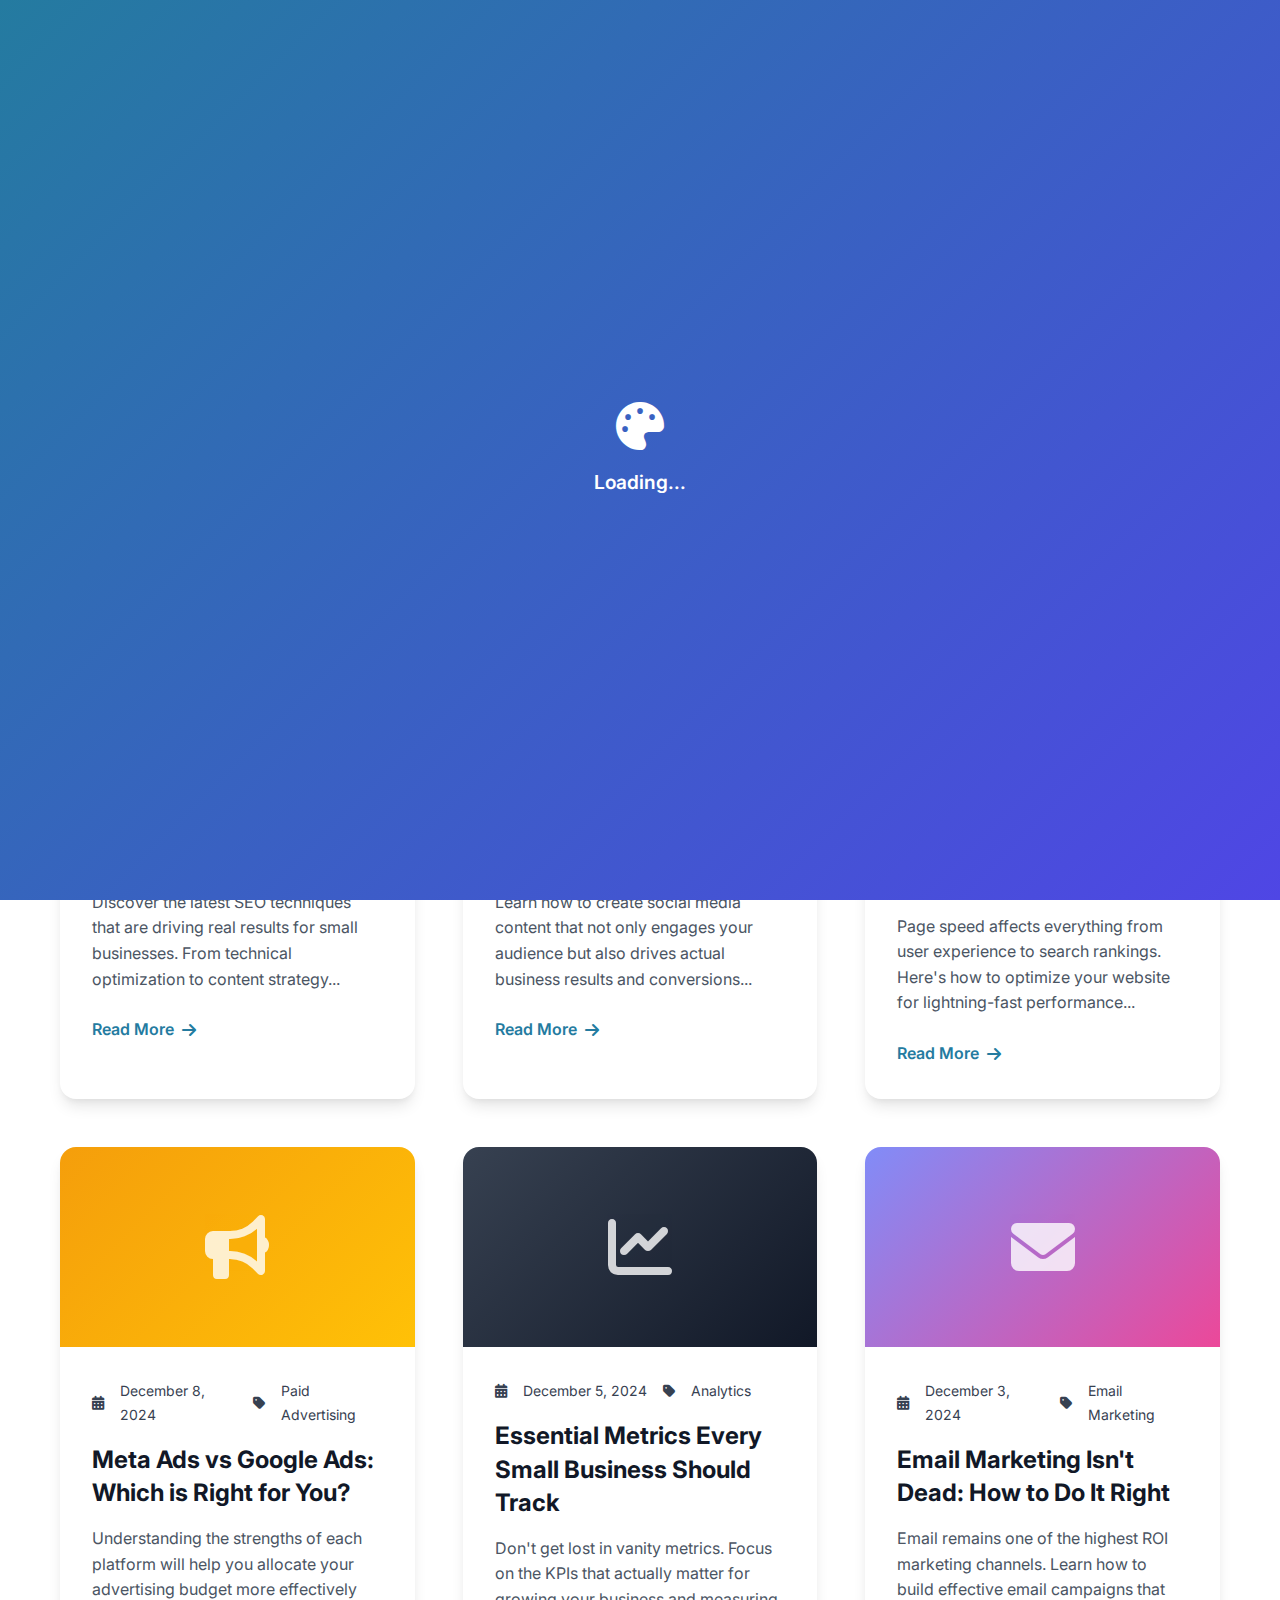
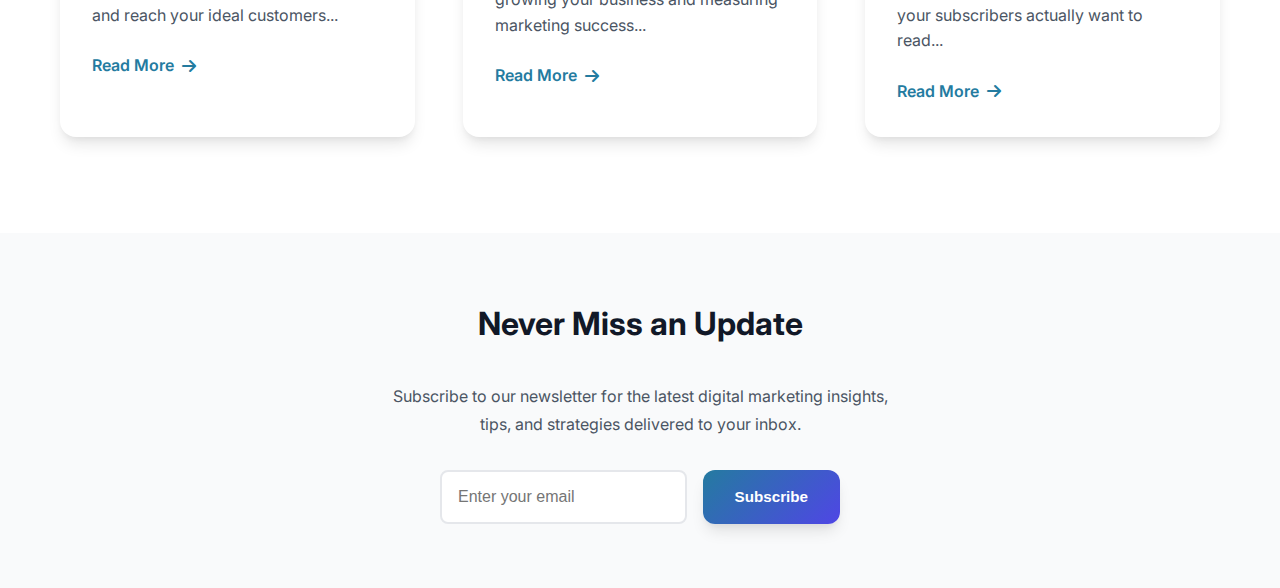
<file: blog.html>
<!DOCTYPE html>
<html lang="en">
  <head>
    <meta charset="UTF-8" />
    <meta name="viewport" content="width=device-width, initial-scale=1.0" />
    
    <title>Blog - Canvas & Code Digital Marketing Insights</title>
    <meta
      name="description"
      content="Stay updated with the latest digital marketing trends, tips, and insights from Canvas & Code. Expert advice on SEO, social media, and web development."
    />
    
    <link rel="canonical" href="https://canvasandcode.com/blog.html" />
    
    <link rel="preconnect" href="https://fonts.googleapis.com" />
    <link rel="preconnect" href="https://fonts.gstatic.com" crossorigin />
    <link
      href="https://fonts.googleapis.com/css2?family=Inter:wght@300;400;500;600;700;800&family=Playfair+Display:wght@400;500;600;700&display=swap"
      rel="stylesheet"
    />
    <link
      rel="stylesheet"
      href="https://cdnjs.cloudflare.com/ajax/libs/font-awesome/6.4.0/css/all.min.css"
    />
    <link rel="stylesheet" href="styles.css" />
  </head>
  <body>
    <div id="header-placeholder"></div>

    <main>
      <section style="padding: 8rem 0 4rem; background: linear-gradient(135deg, var(--primary-color), var(--accent-color)); color: white;">
        <div class="container">
          <div style="text-align: center; max-width: 800px; margin: 0 auto;">
            <span class="section-tag" style="background: rgba(255,255,255,0.2); color: white;">Resources</span>
            <h1 style="font-size: clamp(2.5rem, 5vw, 4rem); margin: 1rem 0; font-family: var(--font-display);">Digital Marketing Blog</h1>
            <p style="font-size: 1.25rem; opacity: 0.9; line-height: 1.6;">Stay ahead with the latest insights, tips, and strategies from our digital marketing experts</p>
          </div>
        </div>
      </section>

      <section style="padding: 6rem 0;">
        <div class="container">
          <div style="display: grid; grid-template-columns: repeat(auto-fit, minmax(350px, 1fr)); gap: 3rem;">
            
            <!-- Blog Post 1 -->
            <article style="background: white; border-radius: 16px; box-shadow: var(--shadow-lg); overflow: hidden; transition: transform 0.3s ease;">
              <div style="background: linear-gradient(135deg, var(--primary-color), var(--accent-color)); height: 200px; display: flex; align-items: center; justify-content: center;">
                <i class="fas fa-search" style="font-size: 4rem; color: white; opacity: 0.8;"></i>
              </div>
              <div style="padding: 2rem;">
                <div style="display: flex; align-items: center; gap: 1rem; margin-bottom: 1rem; color: var(--gray-500); font-size: 0.875rem;">
                  <i class="fas fa-calendar-alt"></i>
                  <span>December 15, 2024</span>
                  <i class="fas fa-tag"></i>
                  <span>SEO</span>
                </div>
                <h2 style="font-size: 1.5rem; margin-bottom: 1rem; color: var(--gray-900); line-height: 1.4;">10 SEO Strategies That Actually Work in 2024</h2>
                <p style="color: var(--gray-600); line-height: 1.6; margin-bottom: 1.5rem;">Discover the latest SEO techniques that are driving real results for small businesses. From technical optimization to content strategy...</p>
                <a href="#" style="color: var(--primary-color); font-weight: 600; text-decoration: none; display: inline-flex; align-items: center; gap: 0.5rem;">
                  Read More <i class="fas fa-arrow-right"></i>
                </a>
              </div>
            </article>

            <!-- Blog Post 2 -->
            <article style="background: white; border-radius: 16px; box-shadow: var(--shadow-lg); overflow: hidden; transition: transform 0.3s ease;">
              <div style="background: linear-gradient(135deg, var(--secondary-color), var(--warning)); height: 200px; display: flex; align-items: center; justify-content: center;">
                <i class="fab fa-instagram" style="font-size: 4rem; color: white; opacity: 0.8;"></i>
              </div>
              <div style="padding: 2rem;">
                <div style="display: flex; align-items: center; gap: 1rem; margin-bottom: 1rem; color: var(--gray-500); font-size: 0.875rem;">
                  <i class="fas fa-calendar-alt"></i>
                  <span>December 12, 2024</span>
                  <i class="fas fa-tag"></i>
                  <span>Social Media</span>
                </div>
                <h2 style="font-size: 1.5rem; margin-bottom: 1rem; color: var(--gray-900); line-height: 1.4;">Social Media Content That Converts</h2>
                <p style="color: var(--gray-600); line-height: 1.6; margin-bottom: 1.5rem;">Learn how to create social media content that not only engages your audience but also drives actual business results and conversions...</p>
                <a href="#" style="color: var(--primary-color); font-weight: 600; text-decoration: none; display: inline-flex; align-items: center; gap: 0.5rem;">
                  Read More <i class="fas fa-arrow-right"></i>
                </a>
              </div>
            </article>

            <!-- Blog Post 3 -->
            <article style="background: white; border-radius: 16px; box-shadow: var(--shadow-lg); overflow: hidden; transition: transform 0.3s ease;">
              <div style="background: linear-gradient(135deg, var(--accent-color), var(--primary-color)); height: 200px; display: flex; align-items: center; justify-content: center;">
                <i class="fas fa-laptop-code" style="font-size: 4rem; color: white; opacity: 0.8;"></i>
              </div>
              <div style="padding: 2rem;">
                <div style="display: flex; align-items: center; gap: 1rem; margin-bottom: 1rem; color: var(--gray-500); font-size: 0.875rem;">
                  <i class="fas fa-calendar-alt"></i>
                  <span>December 10, 2024</span>
                  <i class="fas fa-tag"></i>
                  <span>Web Development</span>
                </div>
                <h2 style="font-size: 1.5rem; margin-bottom: 1rem; color: var(--gray-900); line-height: 1.4;">Website Speed: Why It Matters More Than Ever</h2>
                <p style="color: var(--gray-600); line-height: 1.6; margin-bottom: 1.5rem;">Page speed affects everything from user experience to search rankings. Here's how to optimize your website for lightning-fast performance...</p>
                <a href="#" style="color: var(--primary-color); font-weight: 600; text-decoration: none; display: inline-flex; align-items: center; gap: 0.5rem;">
                  Read More <i class="fas fa-arrow-right"></i>
                </a>
              </div>
            </article>

            <!-- Blog Post 4 -->
            <article style="background: white; border-radius: 16px; box-shadow: var(--shadow-lg); overflow: hidden; transition: transform 0.3s ease;">
              <div style="background: linear-gradient(135deg, var(--warning), var(--secondary-color)); height: 200px; display: flex; align-items: center; justify-content: center;">
                <i class="fas fa-bullhorn" style="font-size: 4rem; color: white; opacity: 0.8;"></i>
              </div>
              <div style="padding: 2rem;">
                <div style="display: flex; align-items: center; gap: 1rem; margin-bottom: 1rem; color: var(--gray-500); font-size: 0.875rem;">
                  <i class="fas fa-calendar-alt"></i>
                  <span>December 8, 2024</span>
                  <i class="fas fa-tag"></i>
                  <span>Paid Advertising</span>
                </div>
                <h2 style="font-size: 1.5rem; margin-bottom: 1rem; color: var(--gray-900); line-height: 1.4;">Meta Ads vs Google Ads: Which is Right for You?</h2>
                <p style="color: var(--gray-600); line-height: 1.6; margin-bottom: 1.5rem;">Understanding the strengths of each platform will help you allocate your advertising budget more effectively and reach your ideal customers...</p>
                <a href="#" style="color: var(--primary-color); font-weight: 600; text-decoration: none; display: inline-flex; align-items: center; gap: 0.5rem;">
                  Read More <i class="fas fa-arrow-right"></i>
                </a>
              </div>
            </article>

            <!-- Blog Post 5 -->
            <article style="background: white; border-radius: 16px; box-shadow: var(--shadow-lg); overflow: hidden; transition: transform 0.3s ease;">
              <div style="background: linear-gradient(135deg, var(--gray-700), var(--gray-900)); height: 200px; display: flex; align-items: center; justify-content: center;">
                <i class="fas fa-chart-line" style="font-size: 4rem; color: white; opacity: 0.8;"></i>
              </div>
              <div style="padding: 2rem;">
                <div style="display: flex; align-items: center; gap: 1rem; margin-bottom: 1rem; color: var(--gray-500); font-size: 0.875rem;">
                  <i class="fas fa-calendar-alt"></i>
                  <span>December 5, 2024</span>
                  <i class="fas fa-tag"></i>
                  <span>Analytics</span>
                </div>
                <h2 style="font-size: 1.5rem; margin-bottom: 1rem; color: var(--gray-900); line-height: 1.4;">Essential Metrics Every Small Business Should Track</h2>
                <p style="color: var(--gray-600); line-height: 1.6; margin-bottom: 1.5rem;">Don't get lost in vanity metrics. Focus on the KPIs that actually matter for growing your business and measuring marketing success...</p>
                <a href="#" style="color: var(--primary-color); font-weight: 600; text-decoration: none; display: inline-flex; align-items: center; gap: 0.5rem;">
                  Read More <i class="fas fa-arrow-right"></i>
                </a>
              </div>
            </article>

            <!-- Blog Post 6 -->
            <article style="background: white; border-radius: 16px; box-shadow: var(--shadow-lg); overflow: hidden; transition: transform 0.3s ease;">
              <div style="background: linear-gradient(135deg, var(--primary-light), var(--accent-color)); height: 200px; display: flex; align-items: center; justify-content: center;">
                <i class="fas fa-envelope" style="font-size: 4rem; color: white; opacity: 0.8;"></i>
              </div>
              <div style="padding: 2rem;">
                <div style="display: flex; align-items: center; gap: 1rem; margin-bottom: 1rem; color: var(--gray-500); font-size: 0.875rem;">
                  <i class="fas fa-calendar-alt"></i>
                  <span>December 3, 2024</span>
                  <i class="fas fa-tag"></i>
                  <span>Email Marketing</span>
                </div>
                <h2 style="font-size: 1.5rem; margin-bottom: 1rem; color: var(--gray-900); line-height: 1.4;">Email Marketing Isn't Dead: How to Do It Right</h2>
                <p style="color: var(--gray-600); line-height: 1.6; margin-bottom: 1.5rem;">Email remains one of the highest ROI marketing channels. Learn how to build effective email campaigns that your subscribers actually want to read...</p>
                <a href="#" style="color: var(--primary-color); font-weight: 600; text-decoration: none; display: inline-flex; align-items: center; gap: 0.5rem;">
                  Read More <i class="fas fa-arrow-right"></i>
                </a>
              </div>
            </article>

          </div>
        </div>
      </section>

      <section style="padding: 4rem 0; background: var(--light-color);">
        <div class="container">
          <div style="text-align: center;">
            <h2 style="font-size: 2rem; margin-bottom: 2rem; color: var(--gray-900);">Never Miss an Update</h2>
            <p style="color: var(--gray-600); margin-bottom: 2rem; max-width: 500px; margin-left: auto; margin-right: auto;">
              Subscribe to our newsletter for the latest digital marketing insights, tips, and strategies delivered to your inbox.
            </p>
            <div style="max-width: 400px; margin: 0 auto; display: flex; gap: 1rem;">
              <input type="email" placeholder="Enter your email" style="flex: 1; padding: 1rem; border: 2px solid var(--gray-200); border-radius: 8px; font-size: 1rem;" />
              <button class="btn btn-primary" style="padding: 1rem 2rem;">Subscribe</button>
            </div>
          </div>
        </div>
      </section>
    </main>

    <div class="back-to-top" id="back-to-top" aria-label="Back to top">
      <i class="fas fa-chevron-up" aria-hidden="true"></i>
    </div>

    <script src="script.js"></script>
  </body>
</html>
</file>
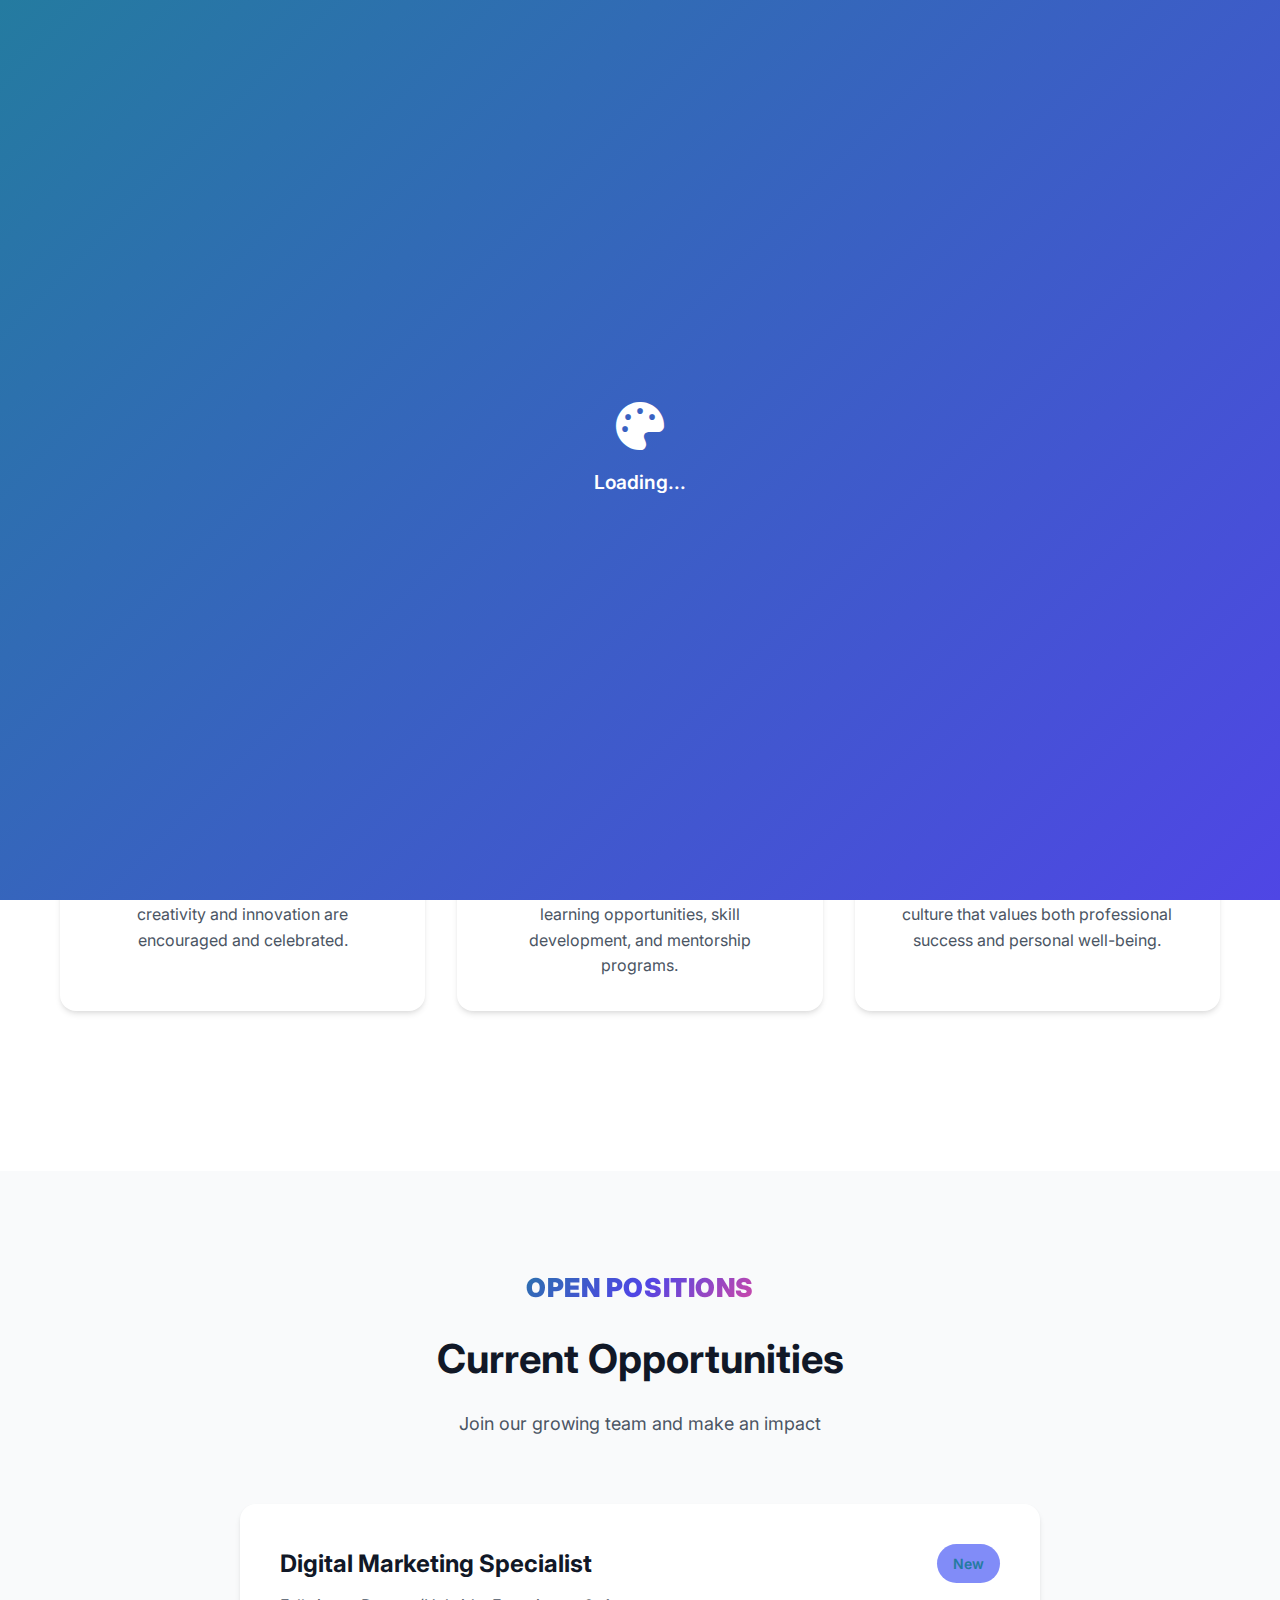
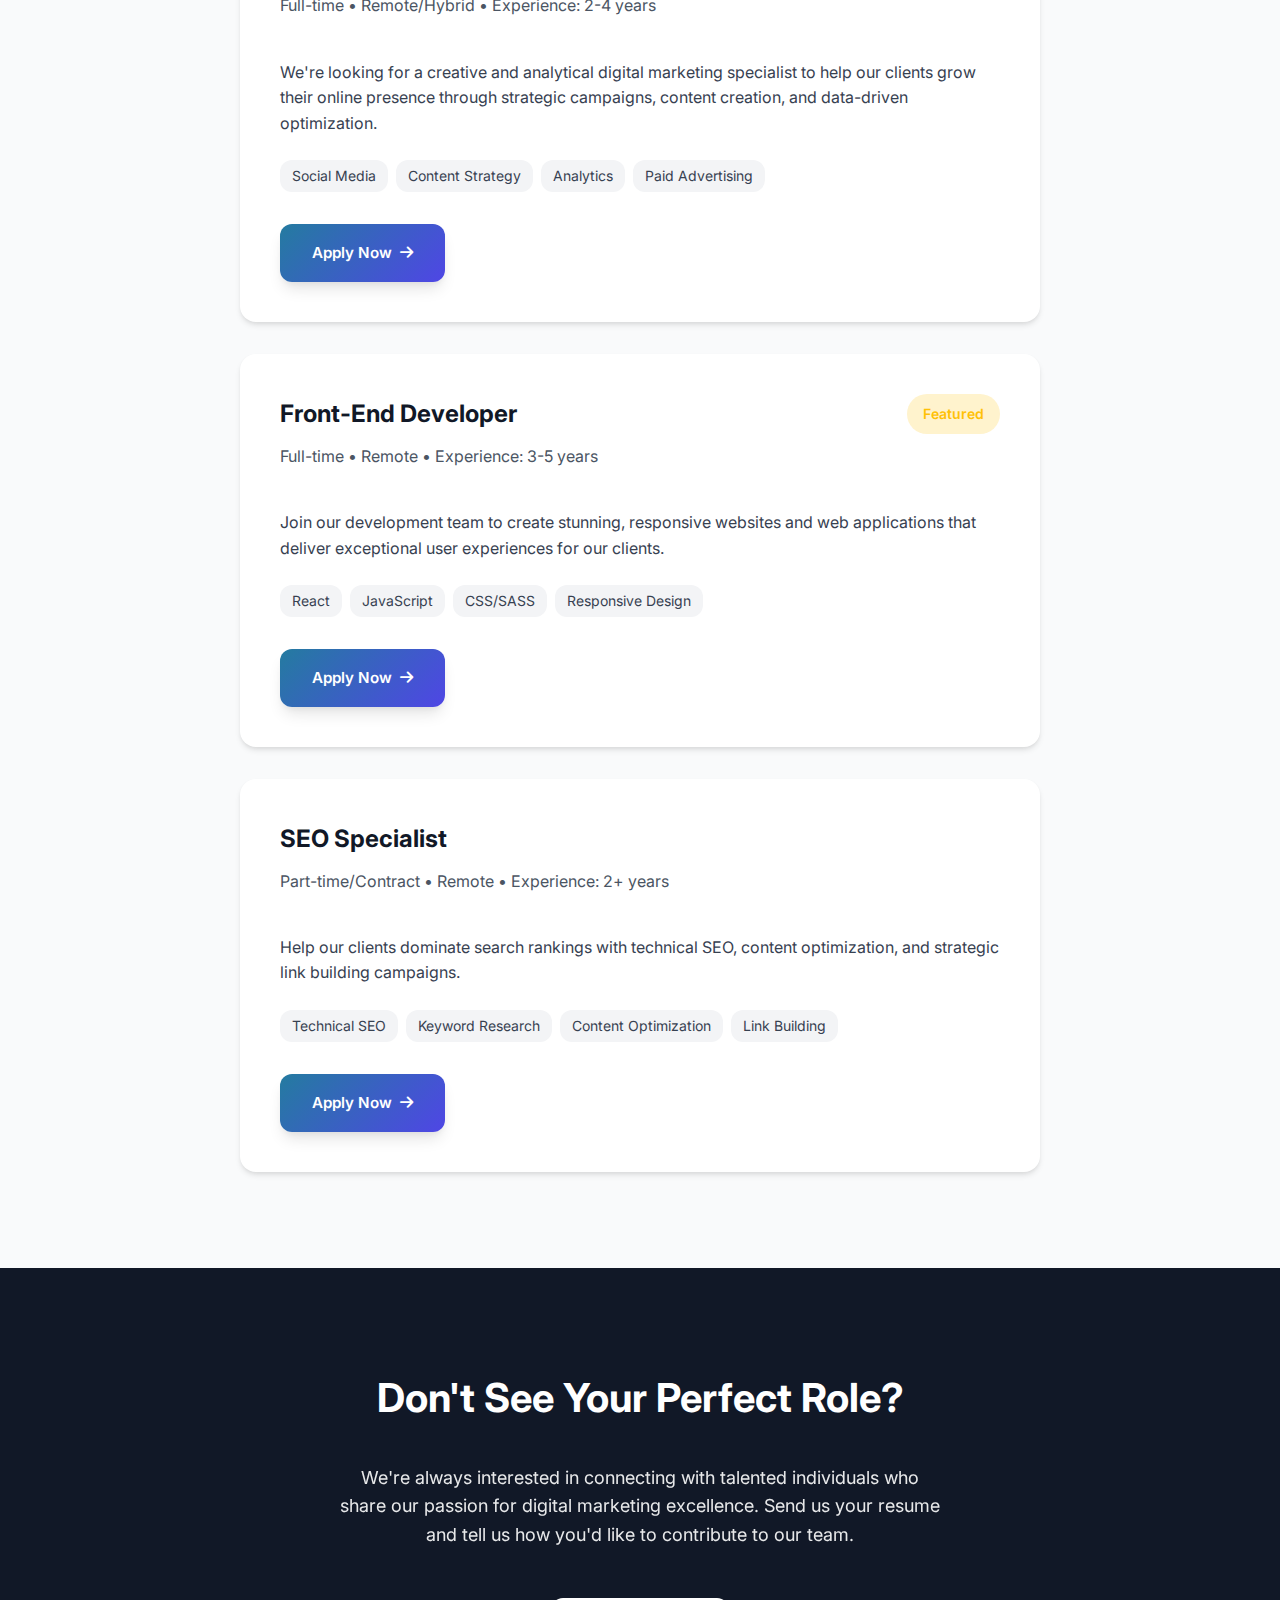
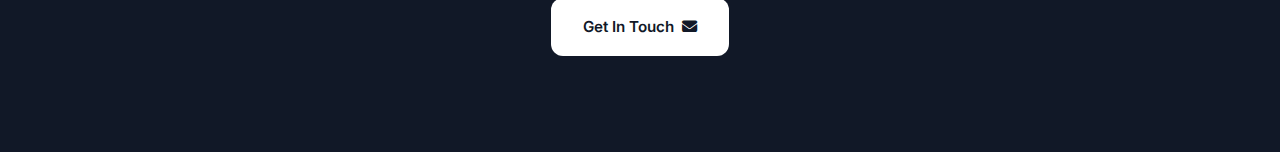
<file: careers.html>
<!DOCTYPE html>
<html lang="en">
  <head>
    <meta charset="UTF-8" />
    <meta name="viewport" content="width=device-width, initial-scale=1.0" />
    
    <title>Careers - Join Canvas & Code Team</title>
    <meta
      name="description"
      content="Join the Canvas & Code team! Explore exciting career opportunities in digital marketing, web development, and creative strategy. Build your career with us."
    />
    
    <link rel="canonical" href="https://canvasandcode.com/careers.html" />
    
    <link rel="preconnect" href="https://fonts.googleapis.com" />
    <link rel="preconnect" href="https://fonts.gstatic.com" crossorigin />
    <link
      href="https://fonts.googleapis.com/css2?family=Inter:wght@300;400;500;600;700;800&family=Playfair+Display:wght@400;500;600;700&display=swap"
      rel="stylesheet"
    />
    <link
      rel="stylesheet"
      href="https://cdnjs.cloudflare.com/ajax/libs/font-awesome/6.4.0/css/all.min.css"
    />
    <link rel="stylesheet" href="styles.css" />
  </head>
  <body>
    <div id="header-placeholder"></div>

    <main>
      <section style="padding: 8rem 0 4rem; background: linear-gradient(135deg, var(--secondary-color), var(--accent-color)); color: white;">
        <div class="container">
          <div style="text-align: center; max-width: 800px; margin: 0 auto;">
            <span class="section-tag" style="color: var(--secondary-color);">Join Our Team</span>
            <h1 style="font-size: clamp(2.5rem, 5vw, 4rem); margin: 1rem 0; font-family: var(--font-display);">Build Your Career With Us</h1>
            <p style="font-size: 1.25rem; opacity: 0.9; line-height: 1.6;">Join a passionate team dedicated to helping businesses grow through innovative digital marketing</p>
          </div>
        </div>
      </section>

      <section style="padding: 6rem 0;">
        <div class="container">
          <div style="text-align: center; margin-bottom: 4rem;">
            <span class="section-tag">Why Canvas & Code</span>
            <h2 style="font-size: 2.5rem; margin: 1rem 0; color: var(--gray-900);">What Makes Us Different</h2>
          </div>
          
          <div style="display: grid; grid-template-columns: repeat(auto-fit, minmax(300px, 1fr)); gap: 2rem; margin-bottom: 4rem;">
            <div style="background: white; padding: 2rem; border-radius: 16px; box-shadow: var(--shadow-md); text-align: center;">
              <i class="fas fa-users" style="font-size: 3rem; color: var(--primary-color); margin-bottom: 1.5rem;"></i>
              <h3 style="margin-bottom: 1rem; color: var(--gray-900);">Collaborative Culture</h3>
              <p style="color: var(--gray-600); line-height: 1.6;">Work in a supportive environment where creativity and innovation are encouraged and celebrated.</p>
            </div>
            
            <div style="background: white; padding: 2rem; border-radius: 16px; box-shadow: var(--shadow-md); text-align: center;">
              <i class="fas fa-rocket" style="font-size: 3rem; color: var(--secondary-color); margin-bottom: 1.5rem;"></i>
              <h3 style="margin-bottom: 1rem; color: var(--gray-900);">Growth Opportunities</h3>
              <p style="color: var(--gray-600); line-height: 1.6;">Advance your career with continuous learning opportunities, skill development, and mentorship programs.</p>
            </div>
            
            <div style="background: white; padding: 2rem; border-radius: 16px; box-shadow: var(--shadow-md); text-align: center;">
              <i class="fas fa-balance-scale" style="font-size: 3rem; color: var(--accent-color); margin-bottom: 1.5rem;"></i>
              <h3 style="margin-bottom: 1rem; color: var(--gray-900);">Work-Life Balance</h3>
              <p style="color: var(--gray-600); line-height: 1.6;">Flexible working arrangements and a culture that values both professional success and personal well-being.</p>
            </div>
          </div>
        </div>
      </section>

      <section style="padding: 6rem 0; background: var(--light-color);">
        <div class="container">
          <div style="text-align: center; margin-bottom: 4rem;">
            <span class="section-tag">Open Positions</span>
            <h2 style="font-size: 2.5rem; margin: 1rem 0; color: var(--gray-900);">Current Opportunities</h2>
            <p style="color: var(--gray-600); font-size: 1.125rem;">Join our growing team and make an impact</p>
          </div>
          
          <div style="display: grid; gap: 2rem; max-width: 800px; margin: 0 auto;">
            <!-- Job Opening 1 -->
            <div style="background: white; padding: 2.5rem; border-radius: 16px; box-shadow: var(--shadow-md);">
              <div style="display: flex; justify-content: between; align-items: flex-start; margin-bottom: 1.5rem; gap: 1rem;">
                <div style="flex: 1;">
                  <h3 style="font-size: 1.5rem; color: var(--gray-900); margin-bottom: 0.5rem;">Digital Marketing Specialist</h3>
                  <p style="color: var(--gray-600); margin-bottom: 1rem;">Full-time • Remote/Hybrid • Experience: 2-4 years</p>
                </div>
                <span style="background: var(--primary-light); color: var(--primary-color); padding: 0.5rem 1rem; border-radius: 20px; font-size: 0.875rem; font-weight: 600;">New</span>
              </div>
              <p style="color: var(--gray-700); line-height: 1.6; margin-bottom: 1.5rem;">
                We're looking for a creative and analytical digital marketing specialist to help our clients grow their online presence through strategic campaigns, content creation, and data-driven optimization.
              </p>
              <div style="display: flex; flex-wrap: wrap; gap: 0.5rem; margin-bottom: 2rem;">
                <span style="background: var(--gray-100); color: var(--gray-700); padding: 0.25rem 0.75rem; border-radius: 12px; font-size: 0.875rem;">Social Media</span>
                <span style="background: var(--gray-100); color: var(--gray-700); padding: 0.25rem 0.75rem; border-radius: 12px; font-size: 0.875rem;">Content Strategy</span>
                <span style="background: var(--gray-100); color: var(--gray-700); padding: 0.25rem 0.75rem; border-radius: 12px; font-size: 0.875rem;">Analytics</span>
                <span style="background: var(--gray-100); color: var(--gray-700); padding: 0.25rem 0.75rem; border-radius: 12px; font-size: 0.875rem;">Paid Advertising</span>
              </div>
              <a href="index.html#contact" class="btn btn-primary" style="display: inline-flex; align-items: center; gap: 0.5rem;">
                Apply Now <i class="fas fa-arrow-right"></i>
              </a>
            </div>

            <!-- Job Opening 2 -->
            <div style="background: white; padding: 2.5rem; border-radius: 16px; box-shadow: var(--shadow-md);">
              <div style="display: flex; justify-content: between; align-items: flex-start; margin-bottom: 1.5rem; gap: 1rem;">
                <div style="flex: 1;">
                  <h3 style="font-size: 1.5rem; color: var(--gray-900); margin-bottom: 0.5rem;">Front-End Developer</h3>
                  <p style="color: var(--gray-600); margin-bottom: 1rem;">Full-time • Remote • Experience: 3-5 years</p>
                </div>
                <span style="background: var(--secondary-light); color: var(--secondary-color); padding: 0.5rem 1rem; border-radius: 20px; font-size: 0.875rem; font-weight: 600;">Featured</span>
              </div>
              <p style="color: var(--gray-700); line-height: 1.6; margin-bottom: 1.5rem;">
                Join our development team to create stunning, responsive websites and web applications that deliver exceptional user experiences for our clients.
              </p>
              <div style="display: flex; flex-wrap: wrap; gap: 0.5rem; margin-bottom: 2rem;">
                <span style="background: var(--gray-100); color: var(--gray-700); padding: 0.25rem 0.75rem; border-radius: 12px; font-size: 0.875rem;">React</span>
                <span style="background: var(--gray-100); color: var(--gray-700); padding: 0.25rem 0.75rem; border-radius: 12px; font-size: 0.875rem;">JavaScript</span>
                <span style="background: var(--gray-100); color: var(--gray-700); padding: 0.25rem 0.75rem; border-radius: 12px; font-size: 0.875rem;">CSS/SASS</span>
                <span style="background: var(--gray-100); color: var(--gray-700); padding: 0.25rem 0.75rem; border-radius: 12px; font-size: 0.875rem;">Responsive Design</span>
              </div>
              <a href="index.html#contact" class="btn btn-primary" style="display: inline-flex; align-items: center; gap: 0.5rem;">
                Apply Now <i class="fas fa-arrow-right"></i>
              </a>
            </div>

            <!-- Job Opening 3 -->
            <div style="background: white; padding: 2.5rem; border-radius: 16px; box-shadow: var(--shadow-md);">
              <div style="display: flex; justify-content: between; align-items: flex-start; margin-bottom: 1.5rem; gap: 1rem;">
                <div style="flex: 1;">
                  <h3 style="font-size: 1.5rem; color: var(--gray-900); margin-bottom: 0.5rem;">SEO Specialist</h3>
                  <p style="color: var(--gray-600); margin-bottom: 1rem;">Part-time/Contract • Remote • Experience: 2+ years</p>
                </div>
              </div>
              <p style="color: var(--gray-700); line-height: 1.6; margin-bottom: 1.5rem;">
                Help our clients dominate search rankings with technical SEO, content optimization, and strategic link building campaigns.
              </p>
              <div style="display: flex; flex-wrap: wrap; gap: 0.5rem; margin-bottom: 2rem;">
                <span style="background: var(--gray-100); color: var(--gray-700); padding: 0.25rem 0.75rem; border-radius: 12px; font-size: 0.875rem;">Technical SEO</span>
                <span style="background: var(--gray-100); color: var(--gray-700); padding: 0.25rem 0.75rem; border-radius: 12px; font-size: 0.875rem;">Keyword Research</span>
                <span style="background: var(--gray-100); color: var(--gray-700); padding: 0.25rem 0.75rem; border-radius: 12px; font-size: 0.875rem;">Content Optimization</span>
                <span style="background: var(--gray-100); color: var(--gray-700); padding: 0.25rem 0.75rem; border-radius: 12px; font-size: 0.875rem;">Link Building</span>
              </div>
              <a href="index.html#contact" class="btn btn-primary" style="display: inline-flex; align-items: center; gap: 0.5rem;">
                Apply Now <i class="fas fa-arrow-right"></i>
              </a>
            </div>
          </div>
        </div>
      </section>

      <section style="padding: 6rem 0; background: var(--gray-900); color: white;">
        <div class="container">
          <div style="text-align: center; max-width: 600px; margin: 0 auto;">
            <h2 style="font-size: 2.5rem; margin-bottom: 2rem;">Don't See Your Perfect Role?</h2>
            <p style="font-size: 1.125rem; opacity: 0.9; line-height: 1.6; margin-bottom: 3rem;">
              We're always interested in connecting with talented individuals who share our passion for digital marketing excellence. Send us your resume and tell us how you'd like to contribute to our team.
            </p>
            <a href="index.html#contact" class="btn" style="background: white; color: var(--gray-900); padding: 1rem 2rem; font-weight: 600; display: inline-flex; align-items: center; gap: 0.5rem;">
              Get In Touch <i class="fas fa-envelope"></i>
            </a>
          </div>
        </div>
      </section>
    </main>

    <div class="back-to-top" id="back-to-top" aria-label="Back to top">
      <i class="fas fa-chevron-up" aria-hidden="true"></i>
    </div>

    <script src="script.js"></script>
  </body>
</html>
</file>
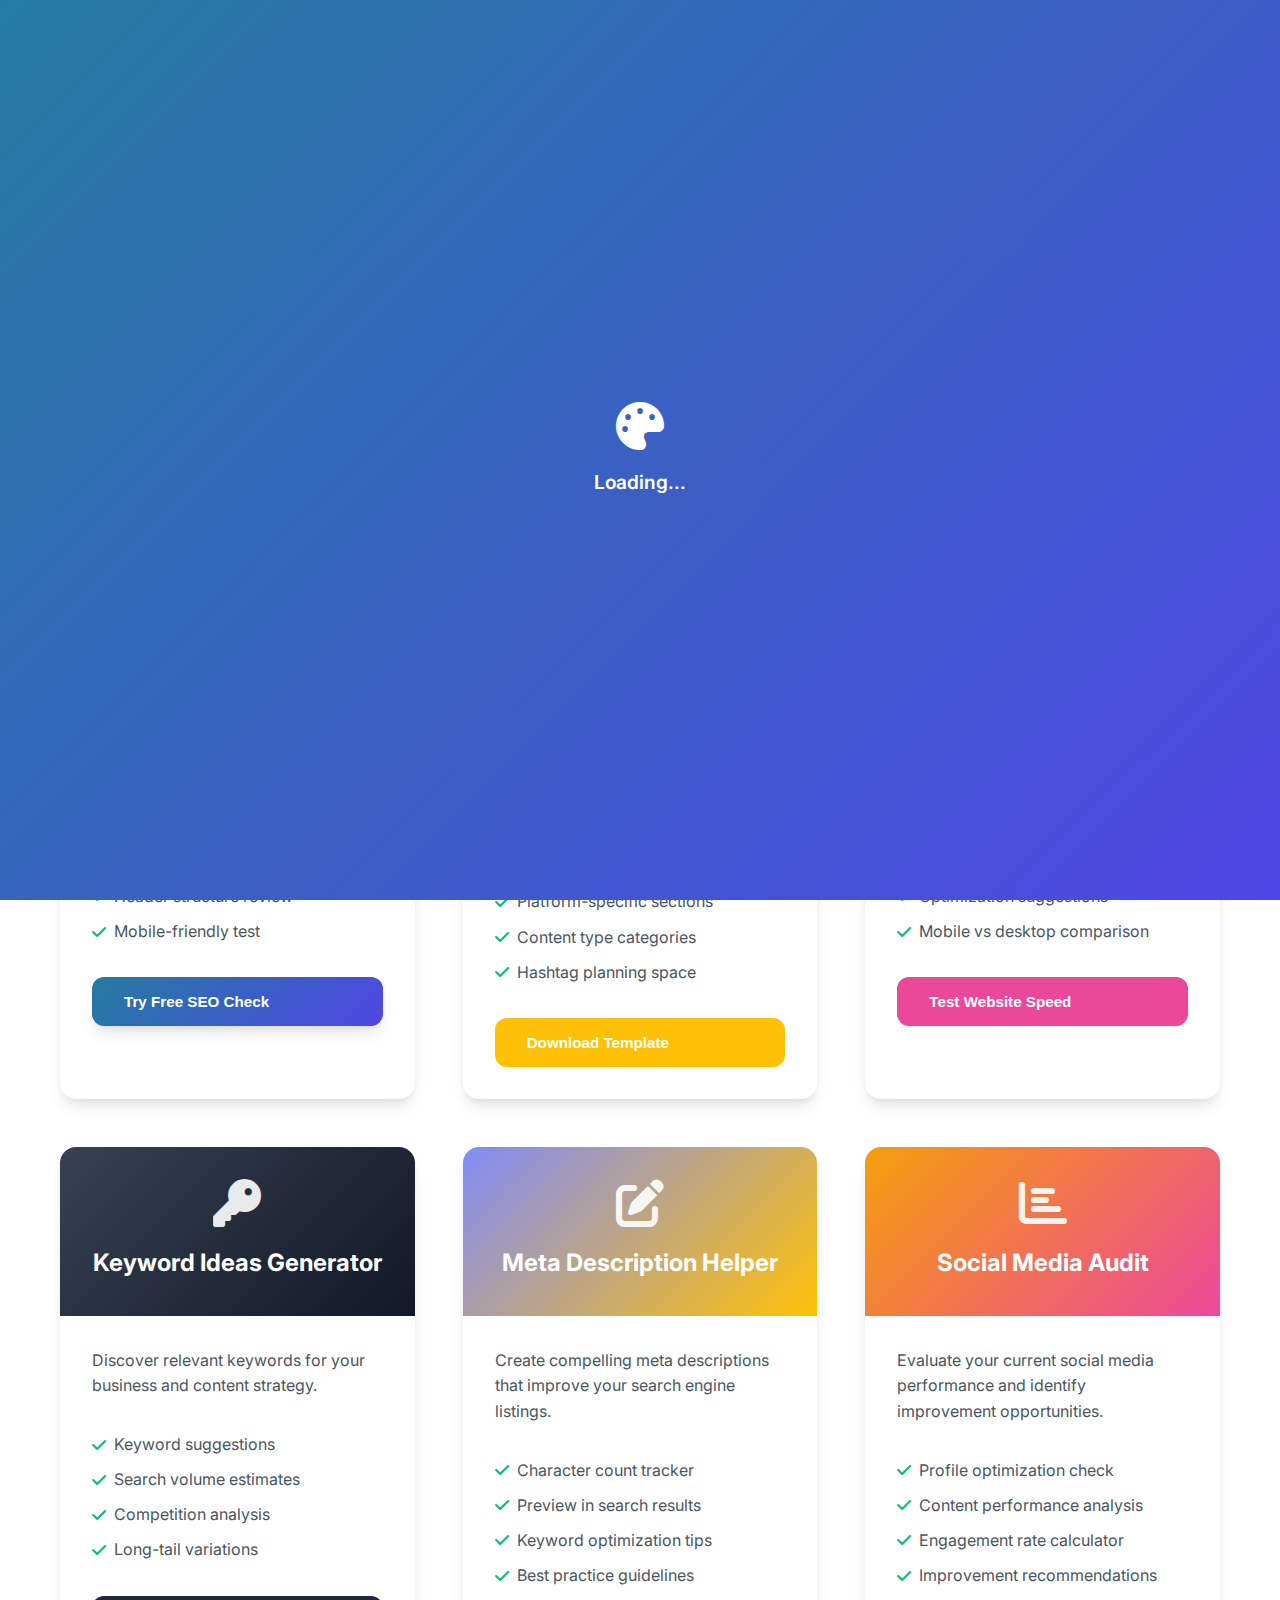
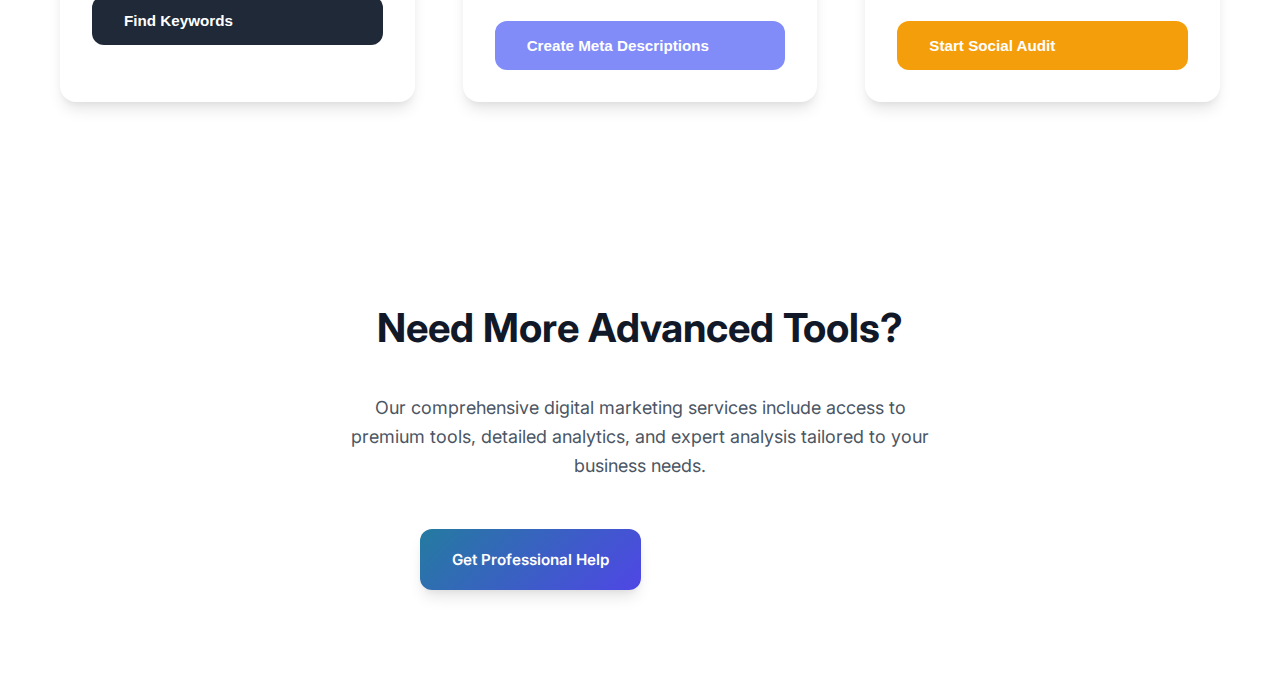
<file: free-tools.html>
<!DOCTYPE html>
<html lang="en">
  <head>
    <meta charset="UTF-8" />
    <meta name="viewport" content="width=device-width, initial-scale=1.0" />
    
    <title>Free Digital Marketing Tools - Canvas & Code</title>
    <meta
      name="description"
      content="Access free digital marketing tools from Canvas & Code. SEO checkers, social media planners, and other resources to boost your online presence."
    />
    
    <link rel="canonical" href="https://canvasandcode.com/free-tools.html" />
    
    <link rel="preconnect" href="https://fonts.googleapis.com" />
    <link rel="preconnect" href="https://fonts.gstatic.com" crossorigin />
    <link
      href="https://fonts.googleapis.com/css2?family=Inter:wght@300;400;500;600;700;800&family=Playfair+Display:wght@400;500;600;700&display=swap"
      rel="stylesheet"
    />
    <link
      rel="stylesheet"
      href="https://cdnjs.cloudflare.com/ajax/libs/font-awesome/6.4.0/css/all.min.css"
    />
    <link rel="stylesheet" href="styles.css" />
  </head>
  <body>
    <div id="header-placeholder"></div>

    <main>
      <section style="padding: 8rem 0 4rem; background: linear-gradient(135deg, var(--warning), var(--secondary-color)); color: white;">
        <div class="container">
          <div style="text-align: center; max-width: 800px; margin: 0 auto;">
            <span class="section-tag" style="background: rgba(255,255,255,0.2); color: white;">Resources</span>
            <h1 style="font-size: clamp(2.5rem, 5vw, 4rem); margin: 1rem 0; font-family: var(--font-display);">Free Marketing Tools</h1>
            <p style="font-size: 1.25rem; opacity: 0.9; line-height: 1.6;">Powerful tools and resources to help you grow your business online</p>
          </div>
        </div>
      </section>

      <section style="padding: 6rem 0;">
        <div class="container">
          <div style="display: grid; grid-template-columns: repeat(auto-fit, minmax(350px, 1fr)); gap: 3rem;">
            
            <!-- Tool 1: SEO Checker -->
            <div style="background: white; border-radius: 16px; box-shadow: var(--shadow-lg); overflow: hidden; transition: transform 0.3s ease;">
              <div style="background: linear-gradient(135deg, var(--primary-color), var(--accent-color)); padding: 2rem; text-align: center; color: white;">
                <i class="fas fa-search" style="font-size: 3rem; margin-bottom: 1rem; opacity: 0.9;"></i>
                <h3 style="font-size: 1.5rem; margin: 0;">SEO Quick Check</h3>
              </div>
              <div style="padding: 2rem;">
                <p style="color: var(--gray-600); line-height: 1.6; margin-bottom: 2rem;">Get an instant overview of your website's SEO performance with our free basic SEO checker.</p>
                <ul style="list-style: none; padding: 0; margin-bottom: 2rem; color: var(--gray-600);">
                  <li style="margin-bottom: 0.5rem; display: flex; align-items: center;"><i class="fas fa-check" style="color: var(--success); margin-right: 0.5rem;"></i> Page title analysis</li>
                  <li style="margin-bottom: 0.5rem; display: flex; align-items: center;"><i class="fas fa-check" style="color: var(--success); margin-right: 0.5rem;"></i> Meta description check</li>
                  <li style="margin-bottom: 0.5rem; display: flex; align-items: center;"><i class="fas fa-check" style="color: var(--success); margin-right: 0.5rem;"></i> Header structure review</li>
                  <li style="margin-bottom: 0.5rem; display: flex; align-items: center;"><i class="fas fa-check" style="color: var(--success); margin-right: 0.5rem;"></i> Mobile-friendly test</li>
                </ul>
                <button class="btn btn-primary" style="width: 100%;" onclick="alert('SEO tool coming soon! Contact us for a free website audit.')">Try Free SEO Check</button>
              </div>
            </div>

            <!-- Tool 2: Social Media Calendar -->
            <div style="background: white; border-radius: 16px; box-shadow: var(--shadow-lg); overflow: hidden; transition: transform 0.3s ease;">
              <div style="background: linear-gradient(135deg, var(--secondary-color), var(--warning)); padding: 2rem; text-align: center; color: white;">
                <i class="fas fa-calendar-alt" style="font-size: 3rem; margin-bottom: 1rem; opacity: 0.9;"></i>
                <h3 style="font-size: 1.5rem; margin: 0;">Content Calendar Template</h3>
              </div>
              <div style="padding: 2rem;">
                <p style="color: var(--gray-600); line-height: 1.6; margin-bottom: 2rem;">Organize your social media content with our free monthly planning template.</p>
                <ul style="list-style: none; padding: 0; margin-bottom: 2rem; color: var(--gray-600);">
                  <li style="margin-bottom: 0.5rem; display: flex; align-items: center;"><i class="fas fa-check" style="color: var(--success); margin-right: 0.5rem;"></i> Monthly view layout</li>
                  <li style="margin-bottom: 0.5rem; display: flex; align-items: center;"><i class="fas fa-check" style="color: var(--success); margin-right: 0.5rem;"></i> Platform-specific sections</li>
                  <li style="margin-bottom: 0.5rem; display: flex; align-items: center;"><i class="fas fa-check" style="color: var(--success); margin-right: 0.5rem;"></i> Content type categories</li>
                  <li style="margin-bottom: 0.5rem; display: flex; align-items: center;"><i class="fas fa-check" style="color: var(--success); margin-right: 0.5rem;"></i> Hashtag planning space</li>
                </ul>
                <button class="btn" style="width: 100%; background: var(--secondary-color); color: white;" onclick="alert('Template coming soon! Contact us to get started with social media planning.')">Download Template</button>
              </div>
            </div>

            <!-- Tool 3: Website Speed Test -->
            <div style="background: white; border-radius: 16px; box-shadow: var(--shadow-lg); overflow: hidden; transition: transform 0.3s ease;">
              <div style="background: linear-gradient(135deg, var(--accent-color), var(--primary-color)); padding: 2rem; text-align: center; color: white;">
                <i class="fas fa-tachometer-alt" style="font-size: 3rem; margin-bottom: 1rem; opacity: 0.9;"></i>
                <h3 style="font-size: 1.5rem; margin: 0;">Speed Performance Test</h3>
              </div>
              <div style="padding: 2rem;">
                <p style="color: var(--gray-600); line-height: 1.6; margin-bottom: 2rem;">Test your website's loading speed and get recommendations for improvement.</p>
                <ul style="list-style: none; padding: 0; margin-bottom: 2rem; color: var(--gray-600);">
                  <li style="margin-bottom: 0.5rem; display: flex; align-items: center;"><i class="fas fa-check" style="color: var(--success); margin-right: 0.5rem;"></i> Load time analysis</li>
                  <li style="margin-bottom: 0.5rem; display: flex; align-items: center;"><i class="fas fa-check" style="color: var(--success); margin-right: 0.5rem;"></i> Performance metrics</li>
                  <li style="margin-bottom: 0.5rem; display: flex; align-items: center;"><i class="fas fa-check" style="color: var(--success); margin-right: 0.5rem;"></i> Optimization suggestions</li>
                  <li style="margin-bottom: 0.5rem; display: flex; align-items: center;"><i class="fas fa-check" style="color: var(--success); margin-right: 0.5rem;"></i> Mobile vs desktop comparison</li>
                </ul>
                <button class="btn" style="width: 100%; background: var(--accent-color); color: white;" onclick="alert('Speed test coming soon! Contact us for a free website performance audit.')">Test Website Speed</button>
              </div>
            </div>

            <!-- Tool 4: Keyword Research Helper -->
            <div style="background: white; border-radius: 16px; box-shadow: var(--shadow-lg); overflow: hidden; transition: transform 0.3s ease;">
              <div style="background: linear-gradient(135deg, var(--gray-700), var(--gray-900)); padding: 2rem; text-align: center; color: white;">
                <i class="fas fa-key" style="font-size: 3rem; margin-bottom: 1rem; opacity: 0.9;"></i>
                <h3 style="font-size: 1.5rem; margin: 0;">Keyword Ideas Generator</h3>
              </div>
              <div style="padding: 2rem;">
                <p style="color: var(--gray-600); line-height: 1.6; margin-bottom: 2rem;">Discover relevant keywords for your business and content strategy.</p>
                <ul style="list-style: none; padding: 0; margin-bottom: 2rem; color: var(--gray-600);">
                  <li style="margin-bottom: 0.5rem; display: flex; align-items: center;"><i class="fas fa-check" style="color: var(--success); margin-right: 0.5rem;"></i> Keyword suggestions</li>
                  <li style="margin-bottom: 0.5rem; display: flex; align-items: center;"><i class="fas fa-check" style="color: var(--success); margin-right: 0.5rem;"></i> Search volume estimates</li>
                  <li style="margin-bottom: 0.5rem; display: flex; align-items: center;"><i class="fas fa-check" style="color: var(--success); margin-right: 0.5rem;"></i> Competition analysis</li>
                  <li style="margin-bottom: 0.5rem; display: flex; align-items: center;"><i class="fas fa-check" style="color: var(--success); margin-right: 0.5rem;"></i> Long-tail variations</li>
                </ul>
                <button class="btn" style="width: 100%; background: var(--gray-800); color: white;" onclick="alert('Keyword tool coming soon! Contact us for professional keyword research.')">Find Keywords</button>
              </div>
            </div>

            <!-- Tool 5: Meta Description Generator -->
            <div style="background: white; border-radius: 16px; box-shadow: var(--shadow-lg); overflow: hidden; transition: transform 0.3s ease;">
              <div style="background: linear-gradient(135deg, var(--primary-light), var(--secondary-color)); padding: 2rem; text-align: center; color: white;">
                <i class="fas fa-edit" style="font-size: 3rem; margin-bottom: 1rem; opacity: 0.9;"></i>
                <h3 style="font-size: 1.5rem; margin: 0;">Meta Description Helper</h3>
              </div>
              <div style="padding: 2rem;">
                <p style="color: var(--gray-600); line-height: 1.6; margin-bottom: 2rem;">Create compelling meta descriptions that improve your search engine listings.</p>
                <ul style="list-style: none; padding: 0; margin-bottom: 2rem; color: var(--gray-600);">
                  <li style="margin-bottom: 0.5rem; display: flex; align-items: center;"><i class="fas fa-check" style="color: var(--success); margin-right: 0.5rem;"></i> Character count tracker</li>
                  <li style="margin-bottom: 0.5rem; display: flex; align-items: center;"><i class="fas fa-check" style="color: var(--success); margin-right: 0.5rem;"></i> Preview in search results</li>
                  <li style="margin-bottom: 0.5rem; display: flex; align-items: center;"><i class="fas fa-check" style="color: var(--success); margin-right: 0.5rem;"></i> Keyword optimization tips</li>
                  <li style="margin-bottom: 0.5rem; display: flex; align-items: center;"><i class="fas fa-check" style="color: var(--success); margin-right: 0.5rem;"></i> Best practice guidelines</li>
                </ul>
                <button class="btn" style="width: 100%; background: var(--primary-light); color: white;" onclick="alert('Meta description tool coming soon! Contact us for SEO optimization help.')">Create Meta Descriptions</button>
              </div>
            </div>

            <!-- Tool 6: Social Media Audit -->
            <div style="background: white; border-radius: 16px; box-shadow: var(--shadow-lg); overflow: hidden; transition: transform 0.3s ease;">
              <div style="background: linear-gradient(135deg, var(--warning), var(--accent-color)); padding: 2rem; text-align: center; color: white;">
                <i class="fas fa-chart-bar" style="font-size: 3rem; margin-bottom: 1rem; opacity: 0.9;"></i>
                <h3 style="font-size: 1.5rem; margin: 0;">Social Media Audit</h3>
              </div>
              <div style="padding: 2rem;">
                <p style="color: var(--gray-600); line-height: 1.6; margin-bottom: 2rem;">Evaluate your current social media performance and identify improvement opportunities.</p>
                <ul style="list-style: none; padding: 0; margin-bottom: 2rem; color: var(--gray-600);">
                  <li style="margin-bottom: 0.5rem; display: flex; align-items: center;"><i class="fas fa-check" style="color: var(--success); margin-right: 0.5rem;"></i> Profile optimization check</li>
                  <li style="margin-bottom: 0.5rem; display: flex; align-items: center;"><i class="fas fa-check" style="color: var(--success); margin-right: 0.5rem;"></i> Content performance analysis</li>
                  <li style="margin-bottom: 0.5rem; display: flex; align-items: center;"><i class="fas fa-check" style="color: var(--success); margin-right: 0.5rem;"></i> Engagement rate calculator</li>
                  <li style="margin-bottom: 0.5rem; display: flex; align-items: center;"><i class="fas fa-check" style="color: var(--success); margin-right: 0.5rem;"></i> Improvement recommendations</li>
                </ul>
                <button class="btn" style="width: 100%; background: var(--warning); color: white;" onclick="alert('Social audit tool coming soon! Contact us for a comprehensive social media audit.')">Start Social Audit</button>
              </div>
            </div>

          </div>
        </div>
      </section>

      <section style="padding: 6rem 0; background: var(--gray-50);">
        <div class="container">
          <div style="text-align: center; max-width: 600px; margin: 0 auto;">
            <h2 style="font-size: 2.5rem; margin-bottom: 2rem; color: var(--gray-900);">Need More Advanced Tools?</h2>
            <p style="color: var(--gray-600); font-size: 1.125rem; line-height: 1.6; margin-bottom: 3rem;">
              Our comprehensive digital marketing services include access to premium tools, detailed analytics, and expert analysis tailored to your business needs.
            </p>
            <div style="display: flex; gap: 1rem; justify-content: center; flex-wrap: wrap;">
              <a href="index.html#contact" class="btn btn-primary">Get Professional Help</a>
              <a href="index.html#services" class="btn btn-secondary">View Our Services</a>
            </div>
          </div>
        </div>
      </section>
    </main>

    <div class="back-to-top" id="back-to-top" aria-label="Back to top">
      <i class="fas fa-chevron-up" aria-hidden="true"></i>
    </div>

    <script src="script.js"></script>
  </body>
</html>
</file>
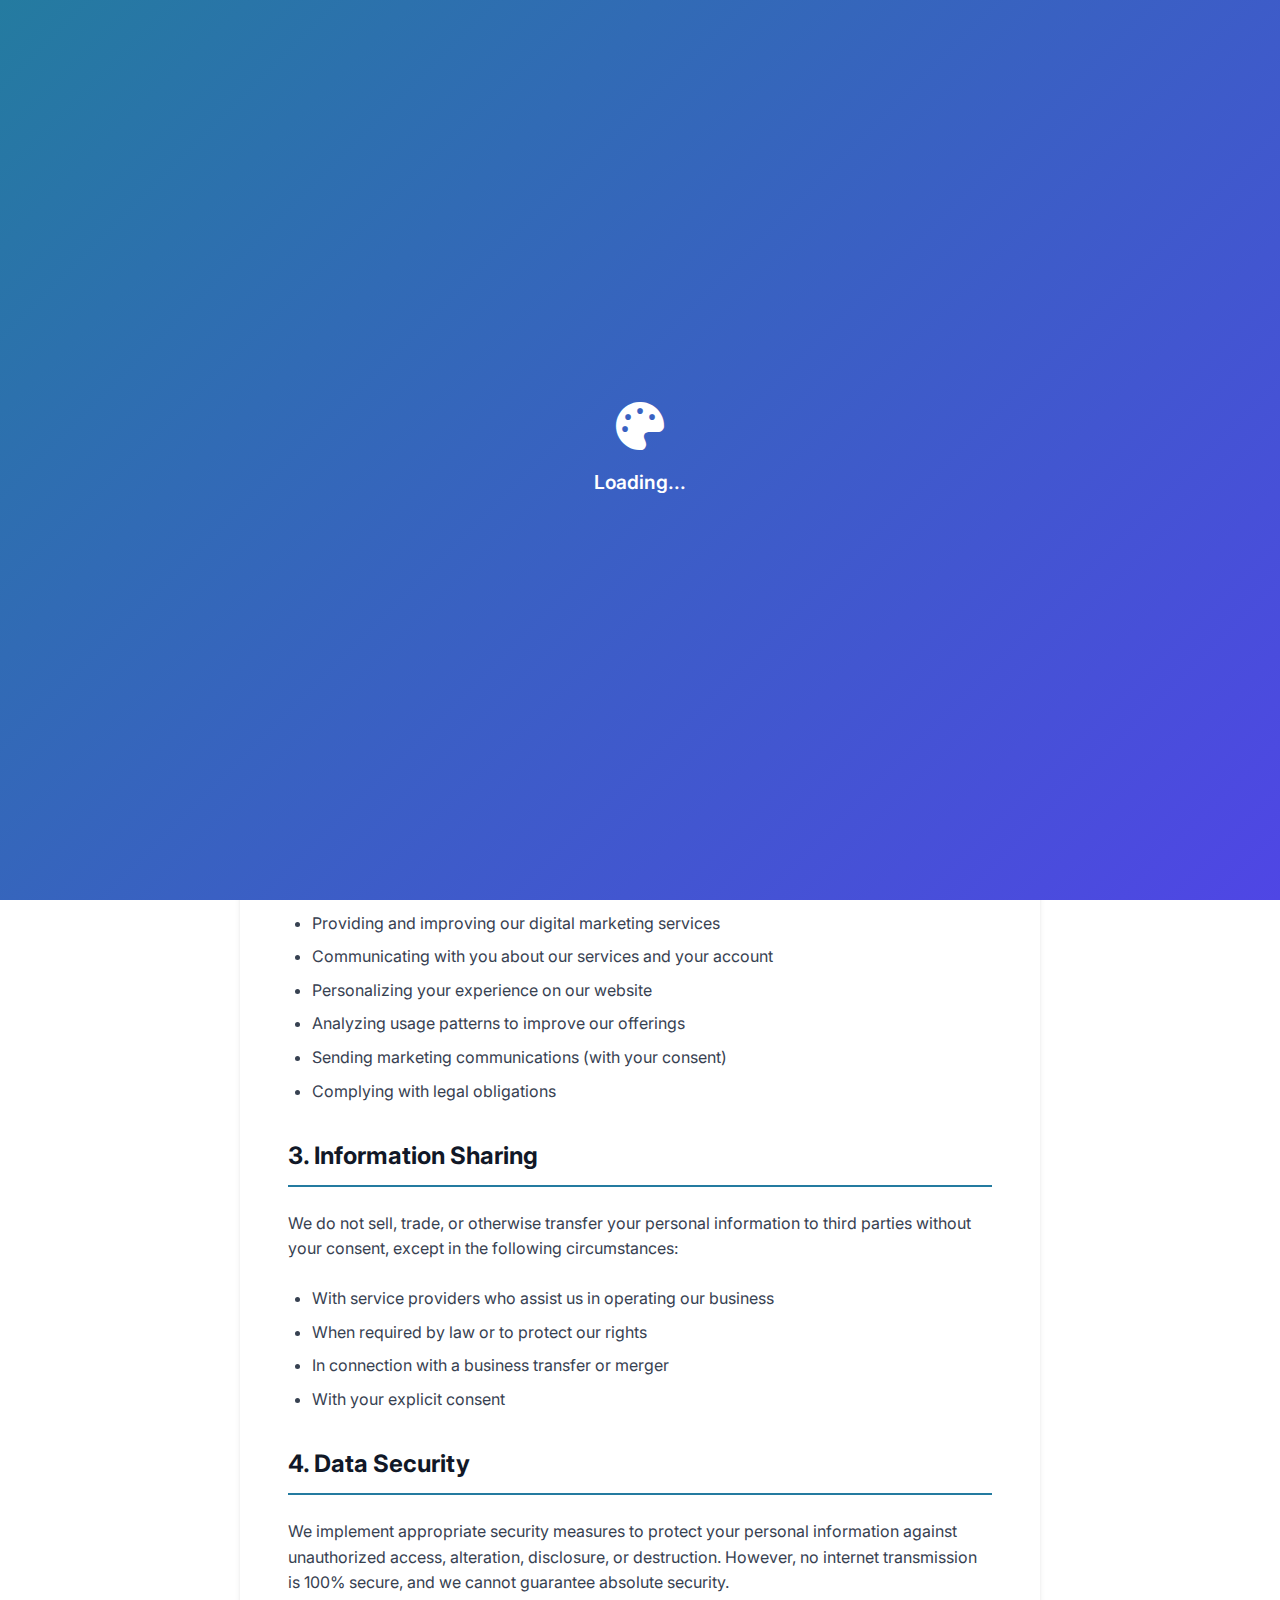
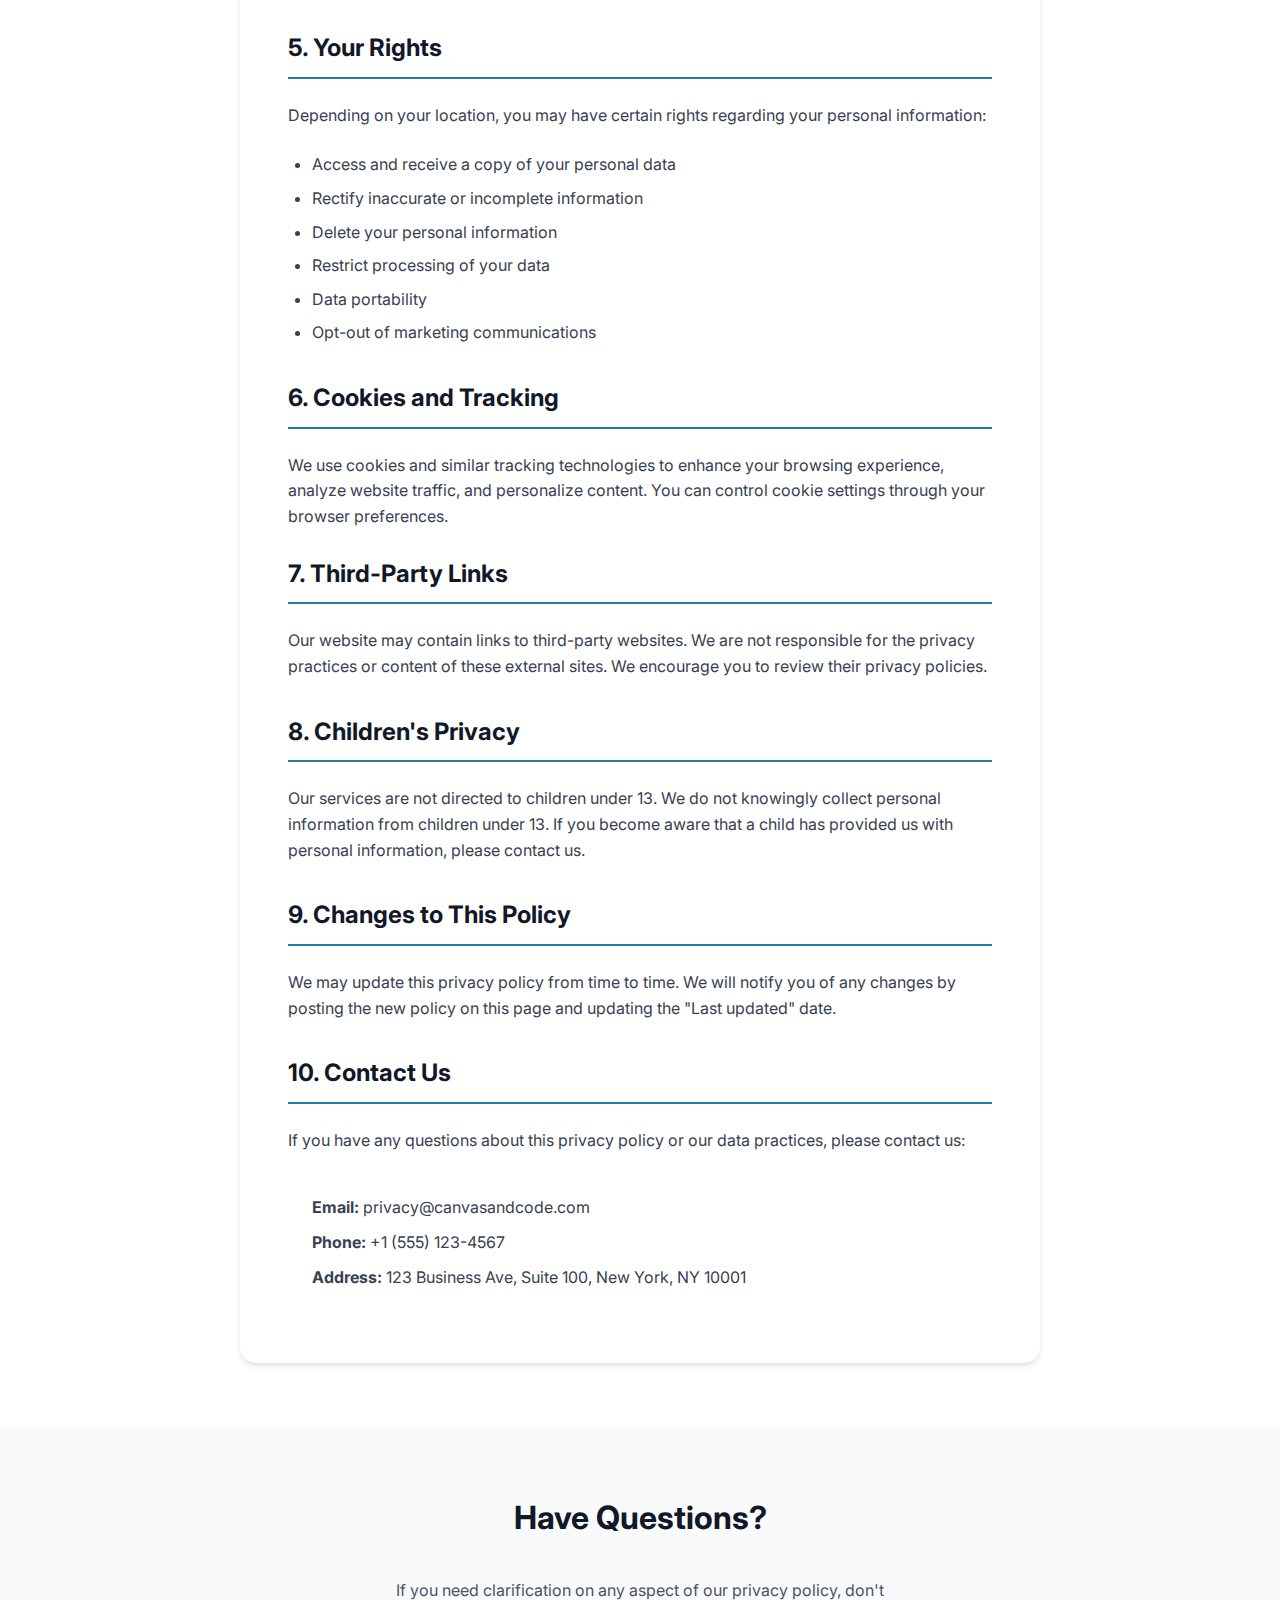
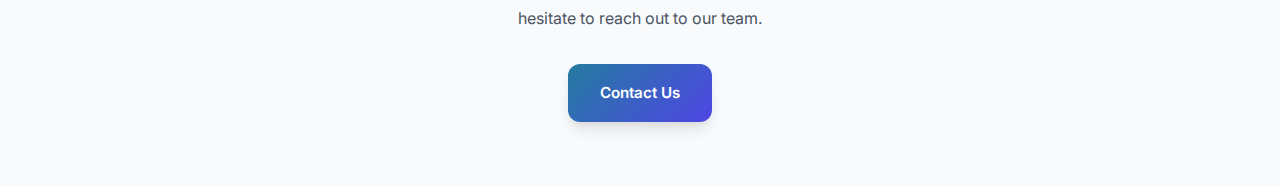
<file: privacy-policy.html>
<!DOCTYPE html>
<html lang="en">
  <head>
    <meta charset="UTF-8" />
    <meta name="viewport" content="width=device-width, initial-scale=1.0" />
    
    <title>Privacy Policy - Canvas & Code</title>
    <meta
      name="description"
      content="Privacy Policy for Canvas & Code. Learn how we collect, use, and protect your personal information when you use our digital marketing services."
    />
    
    <link rel="canonical" href="https://canvasandcode.com/privacy-policy.html" />
    
    <link rel="preconnect" href="https://fonts.googleapis.com" />
    <link rel="preconnect" href="https://fonts.gstatic.com" crossorigin />
    <link
      href="https://fonts.googleapis.com/css2?family=Inter:wght@300;400;500;600;700;800&family=Playfair+Display:wght@400;500;600;700&display=swap"
      rel="stylesheet"
    />
    <link
      rel="stylesheet"
      href="https://cdnjs.cloudflare.com/ajax/libs/font-awesome/6.4.0/css/all.min.css"
    />
    <link rel="stylesheet" href="styles.css" />
  </head>
  <body>
    <div id="header-placeholder"></div>

    <main>
      <section style="padding: 8rem 0 4rem; background: var(--gray-50);">
        <div class="container">
          <div style="max-width: 800px; margin: 0 auto; text-align: center;">
            <h1 style="font-size: clamp(2.5rem, 5vw, 3.5rem); margin-bottom: 1rem; color: var(--gray-900); font-family: var(--font-display);">Privacy Policy</h1>
            <p style="font-size: 1.125rem; color: var(--gray-600); margin-bottom: 2rem;">Last updated: December 15, 2024</p>
          </div>
        </div>
      </section>

      <section style="padding: 4rem 0;">
        <div class="container">
          <div style="max-width: 800px; margin: 0 auto;">
            <div style="background: white; padding: 3rem; border-radius: 16px; box-shadow: var(--shadow-md);">
              
              <h2 style="color: var(--gray-900); margin-bottom: 1.5rem; padding-bottom: 0.5rem; border-bottom: 2px solid var(--primary-color);">1. Information We Collect</h2>
              <p style="color: var(--gray-700); line-height: 1.6; margin-bottom: 1.5rem;">
                We collect information you provide directly to us, such as when you create an account, contact us, or use our services.
              </p>
              <ul style="color: var(--gray-700); line-height: 1.6; margin-bottom: 2rem; margin-left: 1.5rem;">
                <li style="margin-bottom: 0.5rem;"><strong>Personal Information:</strong> Name, email address, phone number, company information</li>
                <li style="margin-bottom: 0.5rem;"><strong>Communication Data:</strong> Messages, feedback, and correspondence with our team</li>
                <li style="margin-bottom: 0.5rem;"><strong>Usage Information:</strong> How you interact with our website and services</li>
                <li style="margin-bottom: 0.5rem;"><strong>Technical Data:</strong> IP address, browser type, device information, and cookies</li>
              </ul>

              <h2 style="color: var(--gray-900); margin-bottom: 1.5rem; padding-bottom: 0.5rem; border-bottom: 2px solid var(--primary-color);">2. How We Use Your Information</h2>
              <p style="color: var(--gray-700); line-height: 1.6; margin-bottom: 1.5rem;">
                We use the information we collect for various purposes, including:
              </p>
              <ul style="color: var(--gray-700); line-height: 1.6; margin-bottom: 2rem; margin-left: 1.5rem;">
                <li style="margin-bottom: 0.5rem;">Providing and improving our digital marketing services</li>
                <li style="margin-bottom: 0.5rem;">Communicating with you about our services and your account</li>
                <li style="margin-bottom: 0.5rem;">Personalizing your experience on our website</li>
                <li style="margin-bottom: 0.5rem;">Analyzing usage patterns to improve our offerings</li>
                <li style="margin-bottom: 0.5rem;">Sending marketing communications (with your consent)</li>
                <li style="margin-bottom: 0.5rem;">Complying with legal obligations</li>
              </ul>

              <h2 style="color: var(--gray-900); margin-bottom: 1.5rem; padding-bottom: 0.5rem; border-bottom: 2px solid var(--primary-color);">3. Information Sharing</h2>
              <p style="color: var(--gray-700); line-height: 1.6; margin-bottom: 1.5rem;">
                We do not sell, trade, or otherwise transfer your personal information to third parties without your consent, except in the following circumstances:
              </p>
              <ul style="color: var(--gray-700); line-height: 1.6; margin-bottom: 2rem; margin-left: 1.5rem;">
                <li style="margin-bottom: 0.5rem;">With service providers who assist us in operating our business</li>
                <li style="margin-bottom: 0.5rem;">When required by law or to protect our rights</li>
                <li style="margin-bottom: 0.5rem;">In connection with a business transfer or merger</li>
                <li style="margin-bottom: 0.5rem;">With your explicit consent</li>
              </ul>

              <h2 style="color: var(--gray-900); margin-bottom: 1.5rem; padding-bottom: 0.5rem; border-bottom: 2px solid var(--primary-color);">4. Data Security</h2>
              <p style="color: var(--gray-700); line-height: 1.6; margin-bottom: 2rem;">
                We implement appropriate security measures to protect your personal information against unauthorized access, alteration, disclosure, or destruction. However, no internet transmission is 100% secure, and we cannot guarantee absolute security.
              </p>

              <h2 style="color: var(--gray-900); margin-bottom: 1.5rem; padding-bottom: 0.5rem; border-bottom: 2px solid var(--primary-color);">5. Your Rights</h2>
              <p style="color: var(--gray-700); line-height: 1.6; margin-bottom: 1.5rem;">
                Depending on your location, you may have certain rights regarding your personal information:
              </p>
              <ul style="color: var(--gray-700); line-height: 1.6; margin-bottom: 2rem; margin-left: 1.5rem;">
                <li style="margin-bottom: 0.5rem;">Access and receive a copy of your personal data</li>
                <li style="margin-bottom: 0.5rem;">Rectify inaccurate or incomplete information</li>
                <li style="margin-bottom: 0.5rem;">Delete your personal information</li>
                <li style="margin-bottom: 0.5rem;">Restrict processing of your data</li>
                <li style="margin-bottom: 0.5rem;">Data portability</li>
                <li style="margin-bottom: 0.5rem;">Opt-out of marketing communications</li>
              </ul>

              <h2 style="color: var(--gray-900); margin-bottom: 1.5rem; padding-bottom: 0.5rem; border-bottom: 2px solid var(--primary-color);">6. Cookies and Tracking</h2>
              <p style="color: var(--gray-700); line-height: 1.6; margin-bottom: 1.5rem;">
                We use cookies and similar tracking technologies to enhance your browsing experience, analyze website traffic, and personalize content. You can control cookie settings through your browser preferences.
              </p>

              <h2 style="color: var(--gray-900); margin-bottom: 1.5rem; padding-bottom: 0.5rem; border-bottom: 2px solid var(--primary-color);">7. Third-Party Links</h2>
              <p style="color: var(--gray-700); line-height: 1.6; margin-bottom: 2rem;">
                Our website may contain links to third-party websites. We are not responsible for the privacy practices or content of these external sites. We encourage you to review their privacy policies.
              </p>

              <h2 style="color: var(--gray-900); margin-bottom: 1.5rem; padding-bottom: 0.5rem; border-bottom: 2px solid var(--primary-color);">8. Children's Privacy</h2>
              <p style="color: var(--gray-700); line-height: 1.6; margin-bottom: 2rem;">
                Our services are not directed to children under 13. We do not knowingly collect personal information from children under 13. If you become aware that a child has provided us with personal information, please contact us.
              </p>

              <h2 style="color: var(--gray-900); margin-bottom: 1.5rem; padding-bottom: 0.5rem; border-bottom: 2px solid var(--primary-color);">9. Changes to This Policy</h2>
              <p style="color: var(--gray-700); line-height: 1.6; margin-bottom: 2rem;">
                We may update this privacy policy from time to time. We will notify you of any changes by posting the new policy on this page and updating the "Last updated" date.
              </p>

              <h2 style="color: var(--gray-900); margin-bottom: 1.5rem; padding-bottom: 0.5rem; border-bottom: 2px solid var(--primary-color);">10. Contact Us</h2>
              <p style="color: var(--gray-700); line-height: 1.6; margin-bottom: 1rem;">
                If you have any questions about this privacy policy or our data practices, please contact us:
              </p>
              <div style="background: var(--gray-50); padding: 1.5rem; border-radius: 8px;">
                <p style="color: var(--gray-700); margin-bottom: 0.5rem;"><strong>Email:</strong> privacy@canvasandcode.com</p>
                <p style="color: var(--gray-700); margin-bottom: 0.5rem;"><strong>Phone:</strong> +1 (555) 123-4567</p>
                <p style="color: var(--gray-700); margin-bottom: 0;"><strong>Address:</strong> 123 Business Ave, Suite 100, New York, NY 10001</p>
              </div>
            </div>
          </div>
        </div>
      </section>

      <section style="padding: 4rem 0; background: var(--light-color);">
        <div class="container">
          <div style="text-align: center;">
            <h2 style="font-size: 2rem; margin-bottom: 2rem; color: var(--gray-900);">Have Questions?</h2>
            <p style="color: var(--gray-600); margin-bottom: 2rem; max-width: 500px; margin-left: auto; margin-right: auto;">
              If you need clarification on any aspect of our privacy policy, don't hesitate to reach out to our team.
            </p>
            <a href="index.html#contact" class="btn btn-primary">Contact Us</a>
          </div>
        </div>
      </section>
    </main>

    <div class="back-to-top" id="back-to-top" aria-label="Back to top">
      <i class="fas fa-chevron-up" aria-hidden="true"></i>
    </div>

    <script src="script.js"></script>
  </body>
</html>
</file>
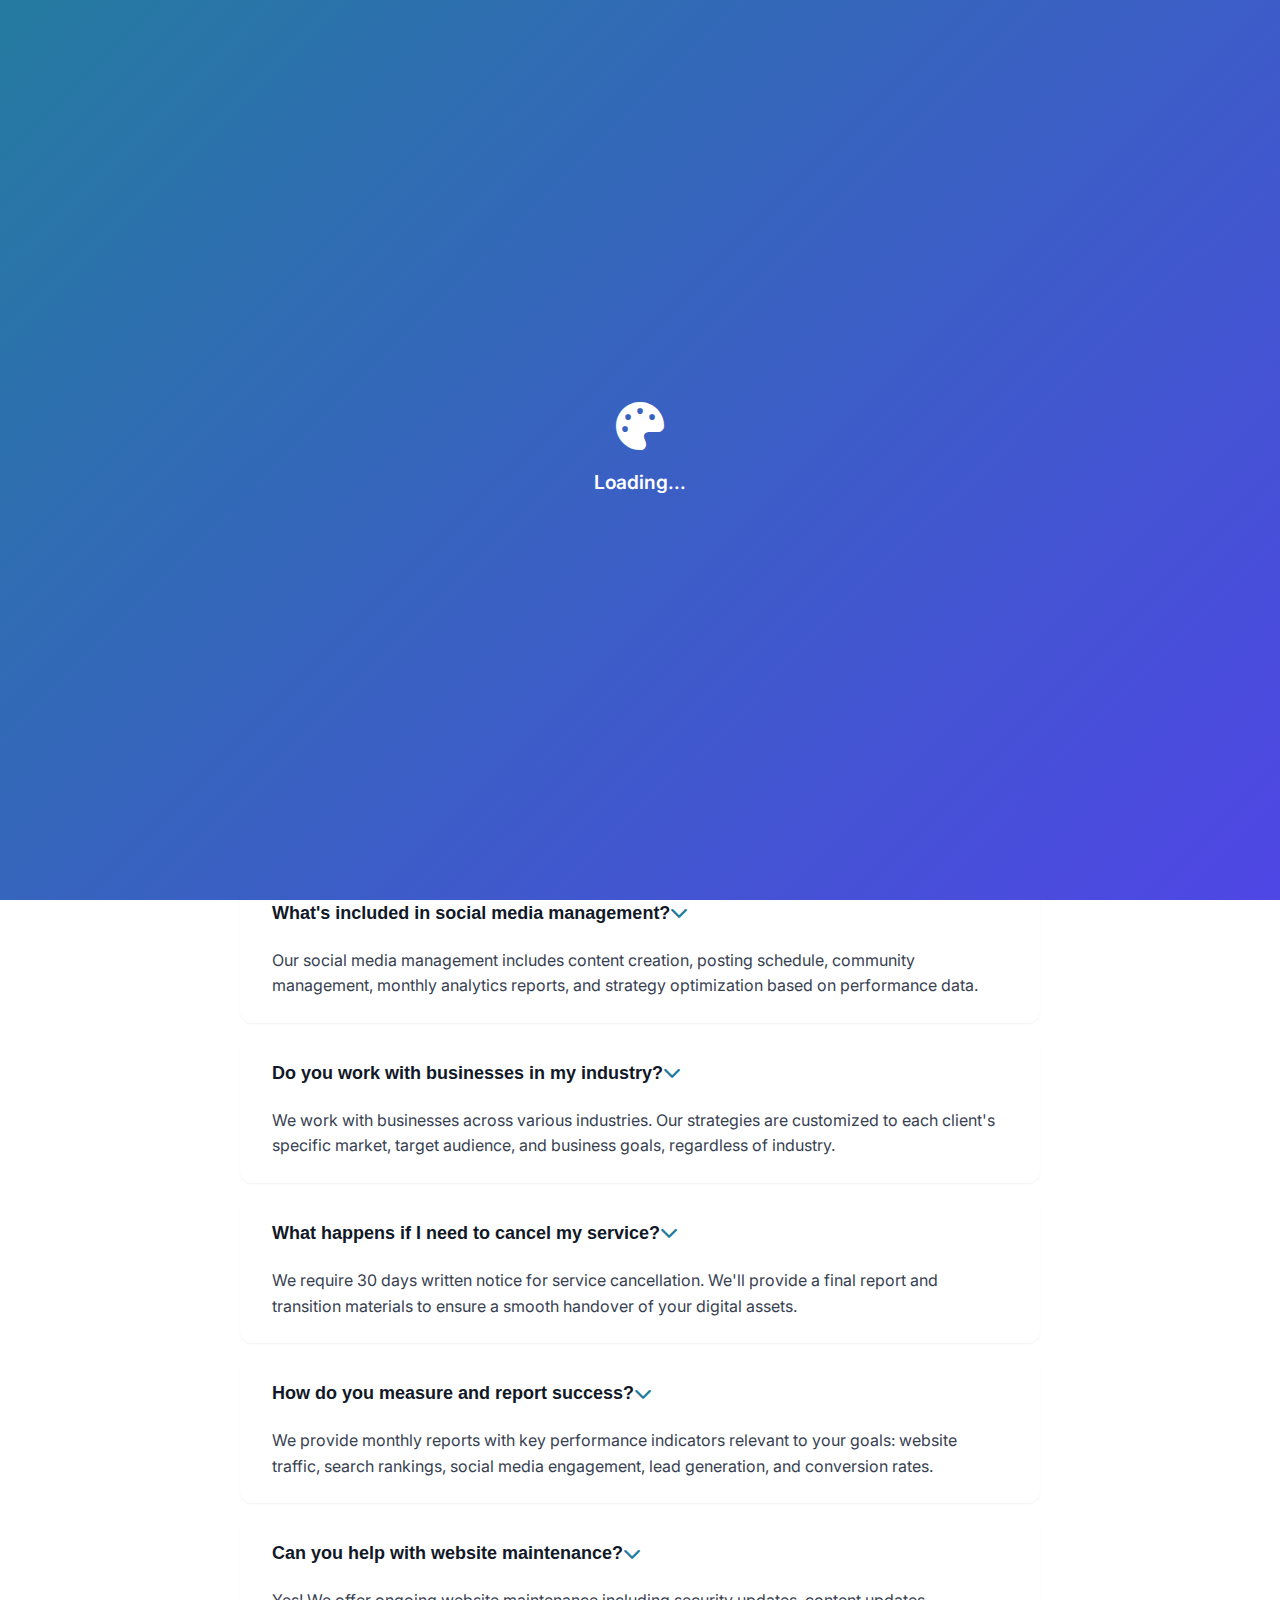
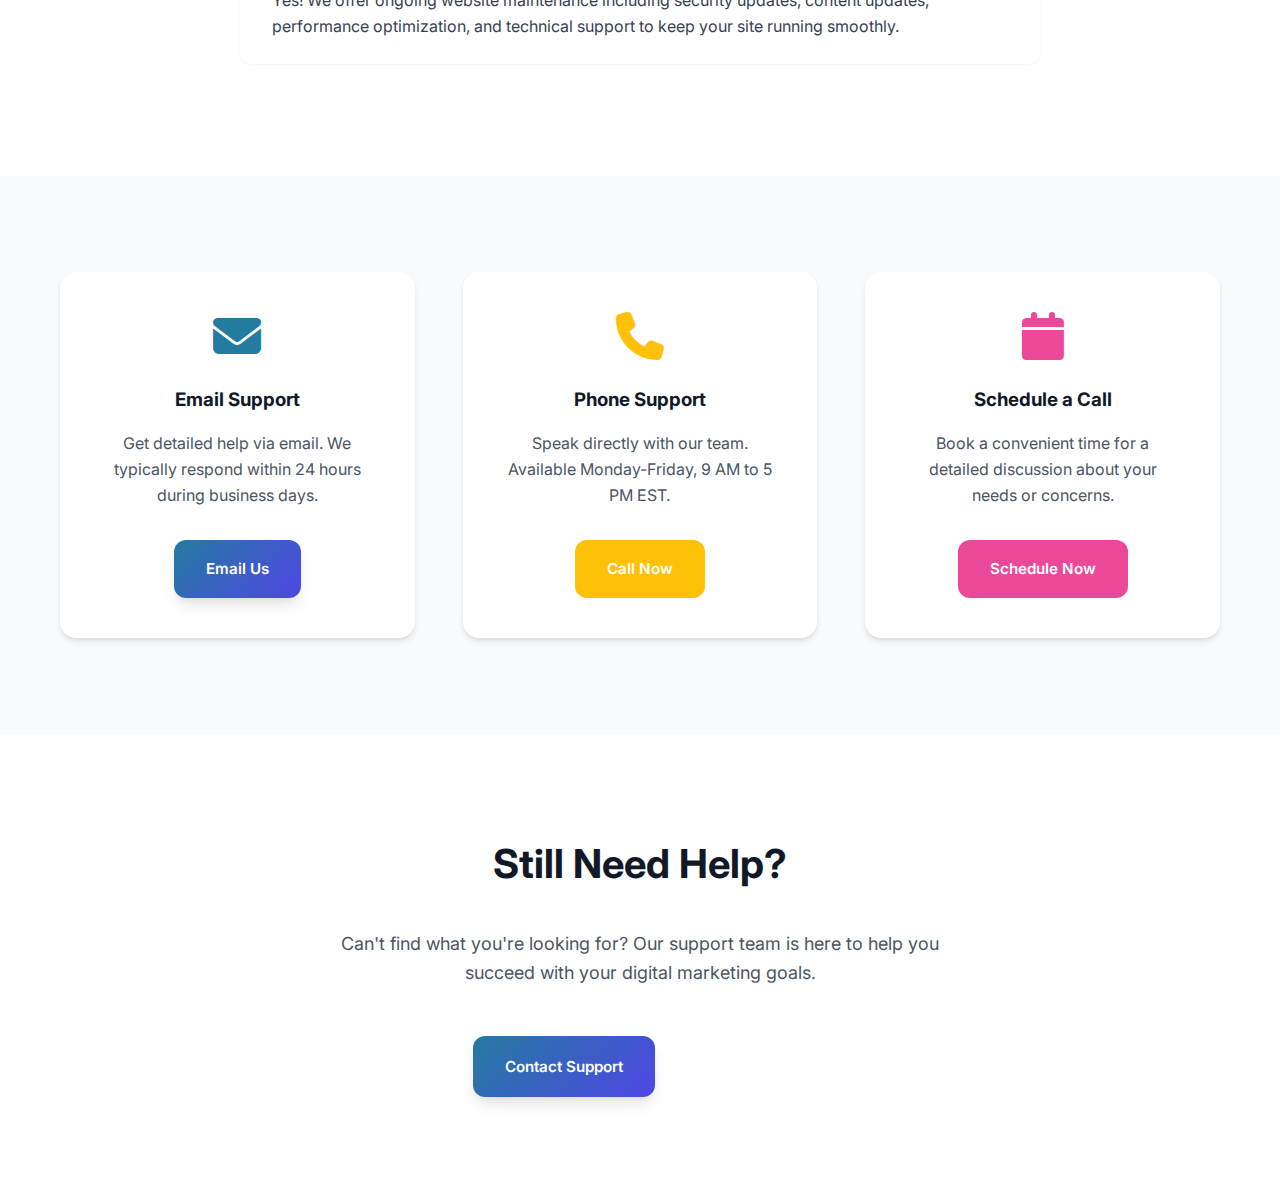
<file: support.html>
<!DOCTYPE html>
<html lang="en">
  <head>
    <meta charset="UTF-8" />
    <meta name="viewport" content="width=device-width, initial-scale=1.0" />
    
    <title>Support - Canvas & Code Help Center</title>
    <meta
      name="description"
      content="Get help with Canvas & Code services. Find answers to common questions and contact our support team for assistance with your digital marketing needs."
    />
    
    <link rel="canonical" href="https://canvasandcode.com/support.html" />
    
    <link rel="preconnect" href="https://fonts.googleapis.com" />
    <link rel="preconnect" href="https://fonts.gstatic.com" crossorigin />
    <link
      href="https://fonts.googleapis.com/css2?family=Inter:wght@300;400;500;600;700;800&family=Playfair+Display:wght@400;500;600;700&display=swap"
      rel="stylesheet"
    />
    <link
      rel="stylesheet"
      href="https://cdnjs.cloudflare.com/ajax/libs/font-awesome/6.4.0/css/all.min.css"
    />
    <link rel="stylesheet" href="styles.css" />
  </head>
  <body>
    <div id="header-placeholder"></div>

    <main>
      <section style="padding: 8rem 0 4rem; background: linear-gradient(135deg, var(--accent-color), var(--primary-color)); color: white;">
        <div class="container">
          <div style="text-align: center; max-width: 800px; margin: 0 auto;">
            <span class="section-tag" style="color: var(--secondary-color);">Help Center</span>
            <h1 style="font-size: clamp(2.5rem, 5vw, 4rem); margin: 1rem 0; font-family: var(--font-display);">How Can We Help?</h1>
            <p style="font-size: 1.25rem; opacity: 0.9; line-height: 1.6;">Find answers to common questions or get in touch with our support team</p>
          </div>
        </div>
      </section>

      <section style="padding: 6rem 0;">
        <div class="container">
          <div style="text-align: center; margin-bottom: 4rem;">
            <span class="section-tag">Frequently Asked Questions</span>
            <h2 style="font-size: 2.5rem; margin: 1rem 0; color: var(--gray-900);">Common Questions</h2>
          </div>
          
          <div style="max-width: 800px; margin: 0 auto;">
            <!-- FAQ Item 1 -->
            <div style="background: white; margin-bottom: 1rem; border-radius: 12px; box-shadow: var(--shadow-sm); overflow: hidden;">
              <button style="width: 100%; padding: 1.5rem 2rem; text-align: left; background: white; border: none; cursor: pointer; font-size: 1.125rem; font-weight: 600; color: var(--gray-900); display: flex; justify-content: between; align-items: center;">
                How long does it take to see results from SEO?
                <i class="fas fa-chevron-down" style="color: var(--primary-color);"></i>
              </button>
              <div style="padding: 0 2rem 1.5rem; color: var(--gray-700); line-height: 1.6;">
                SEO is a long-term strategy. While some improvements can be seen in 2-3 months, significant results typically take 4-6 months. Factors like website age, competition, and current optimization level all affect timeline.
              </div>
            </div>

            <!-- FAQ Item 2 -->
            <div style="background: white; margin-bottom: 1rem; border-radius: 12px; box-shadow: var(--shadow-sm); overflow: hidden;">
              <button style="width: 100%; padding: 1.5rem 2rem; text-align: left; background: white; border: none; cursor: pointer; font-size: 1.125rem; font-weight: 600; color: var(--gray-900); display: flex; justify-content: between; align-items: center;">
                What's included in social media management?
                <i class="fas fa-chevron-down" style="color: var(--primary-color);"></i>
              </button>
              <div style="padding: 0 2rem 1.5rem; color: var(--gray-700); line-height: 1.6;">
                Our social media management includes content creation, posting schedule, community management, monthly analytics reports, and strategy optimization based on performance data.
              </div>
            </div>

            <!-- FAQ Item 3 -->
            <div style="background: white; margin-bottom: 1rem; border-radius: 12px; box-shadow: var(--shadow-sm); overflow: hidden;">
              <button style="width: 100%; padding: 1.5rem 2rem; text-align: left; background: white; border: none; cursor: pointer; font-size: 1.125rem; font-weight: 600; color: var(--gray-900); display: flex; justify-content: between; align-items: center;">
                Do you work with businesses in my industry?
                <i class="fas fa-chevron-down" style="color: var(--primary-color);"></i>
              </button>
              <div style="padding: 0 2rem 1.5rem; color: var(--gray-700); line-height: 1.6;">
                We work with businesses across various industries. Our strategies are customized to each client's specific market, target audience, and business goals, regardless of industry.
              </div>
            </div>

            <!-- FAQ Item 4 -->
            <div style="background: white; margin-bottom: 1rem; border-radius: 12px; box-shadow: var(--shadow-sm); overflow: hidden;">
              <button style="width: 100%; padding: 1.5rem 2rem; text-align: left; background: white; border: none; cursor: pointer; font-size: 1.125rem; font-weight: 600; color: var(--gray-900); display: flex; justify-content: between; align-items: center;">
                What happens if I need to cancel my service?
                <i class="fas fa-chevron-down" style="color: var(--primary-color);"></i>
              </button>
              <div style="padding: 0 2rem 1.5rem; color: var(--gray-700); line-height: 1.6;">
                We require 30 days written notice for service cancellation. We'll provide a final report and transition materials to ensure a smooth handover of your digital assets.
              </div>
            </div>

            <!-- FAQ Item 5 -->
            <div style="background: white; margin-bottom: 1rem; border-radius: 12px; box-shadow: var(--shadow-sm); overflow: hidden;">
              <button style="width: 100%; padding: 1.5rem 2rem; text-align: left; background: white; border: none; cursor: pointer; font-size: 1.125rem; font-weight: 600; color: var(--gray-900); display: flex; justify-content: between; align-items: center;">
                How do you measure and report success?
                <i class="fas fa-chevron-down" style="color: var(--primary-color);"></i>
              </button>
              <div style="padding: 0 2rem 1.5rem; color: var(--gray-700); line-height: 1.6;">
                We provide monthly reports with key performance indicators relevant to your goals: website traffic, search rankings, social media engagement, lead generation, and conversion rates.
              </div>
            </div>

            <!-- FAQ Item 6 -->
            <div style="background: white; margin-bottom: 1rem; border-radius: 12px; box-shadow: var(--shadow-sm); overflow: hidden;">
              <button style="width: 100%; padding: 1.5rem 2rem; text-align: left; background: white; border: none; cursor: pointer; font-size: 1.125rem; font-weight: 600; color: var(--gray-900); display: flex; justify-content: between; align-items: center;">
                Can you help with website maintenance?
                <i class="fas fa-chevron-down" style="color: var(--primary-color);"></i>
              </button>
              <div style="padding: 0 2rem 1.5rem; color: var(--gray-700); line-height: 1.6;">
                Yes! We offer ongoing website maintenance including security updates, content updates, performance optimization, and technical support to keep your site running smoothly.
              </div>
            </div>
          </div>
        </div>
      </section>

      <section style="padding: 6rem 0; background: var(--light-color);">
        <div class="container">
          <div style="display: grid; grid-template-columns: repeat(auto-fit, minmax(300px, 1fr)); gap: 3rem;">
            <!-- Support Option 1 -->
            <div style="background: white; padding: 2.5rem; border-radius: 16px; box-shadow: var(--shadow-md); text-align: center;">
              <i class="fas fa-envelope" style="font-size: 3rem; color: var(--primary-color); margin-bottom: 1.5rem;"></i>
              <h3 style="margin-bottom: 1rem; color: var(--gray-900);">Email Support</h3>
              <p style="color: var(--gray-600); line-height: 1.6; margin-bottom: 2rem;">Get detailed help via email. We typically respond within 24 hours during business days.</p>
              <a href="mailto:support@canvasandcode.com" class="btn btn-primary">Email Us</a>
            </div>

            <!-- Support Option 2 -->
            <div style="background: white; padding: 2.5rem; border-radius: 16px; box-shadow: var(--shadow-md); text-align: center;">
              <i class="fas fa-phone" style="font-size: 3rem; color: var(--secondary-color); margin-bottom: 1.5rem;"></i>
              <h3 style="margin-bottom: 1rem; color: var(--gray-900);">Phone Support</h3>
              <p style="color: var(--gray-600); line-height: 1.6; margin-bottom: 2rem;">Speak directly with our team. Available Monday-Friday, 9 AM to 5 PM EST.</p>
              <a href="tel:+15551234567" class="btn" style="background: var(--secondary-color); color: white;">Call Now</a>
            </div>

            <!-- Support Option 3 -->
            <div style="background: white; padding: 2.5rem; border-radius: 16px; box-shadow: var(--shadow-md); text-align: center;">
              <i class="fas fa-calendar" style="font-size: 3rem; color: var(--accent-color); margin-bottom: 1.5rem;"></i>
              <h3 style="margin-bottom: 1rem; color: var(--gray-900);">Schedule a Call</h3>
              <p style="color: var(--gray-600); line-height: 1.6; margin-bottom: 2rem;">Book a convenient time for a detailed discussion about your needs or concerns.</p>
              <a href="index.html#contact" class="btn" style="background: var(--accent-color); color: white;">Schedule Now</a>
            </div>
          </div>
        </div>
      </section>

      <section style="padding: 6rem 0;">
        <div class="container">
          <div style="text-align: center; max-width: 600px; margin: 0 auto;">
            <h2 style="font-size: 2.5rem; margin-bottom: 2rem; color: var(--gray-900);">Still Need Help?</h2>
            <p style="color: var(--gray-600); font-size: 1.125rem; line-height: 1.6; margin-bottom: 3rem;">
              Can't find what you're looking for? Our support team is here to help you succeed with your digital marketing goals.
            </p>
            <div style="display: flex; gap: 1rem; justify-content: center; flex-wrap: wrap;">
              <a href="index.html#contact" class="btn btn-primary">Contact Support</a>
              <a href="blog.html" class="btn btn-secondary">Visit Blog</a>
            </div>
          </div>
        </div>
      </section>
    </main>

    <div class="back-to-top" id="back-to-top" aria-label="Back to top">
      <i class="fas fa-chevron-up" aria-hidden="true"></i>
    </div>

    <script src="script.js"></script>
  </body>
</html>
</file>
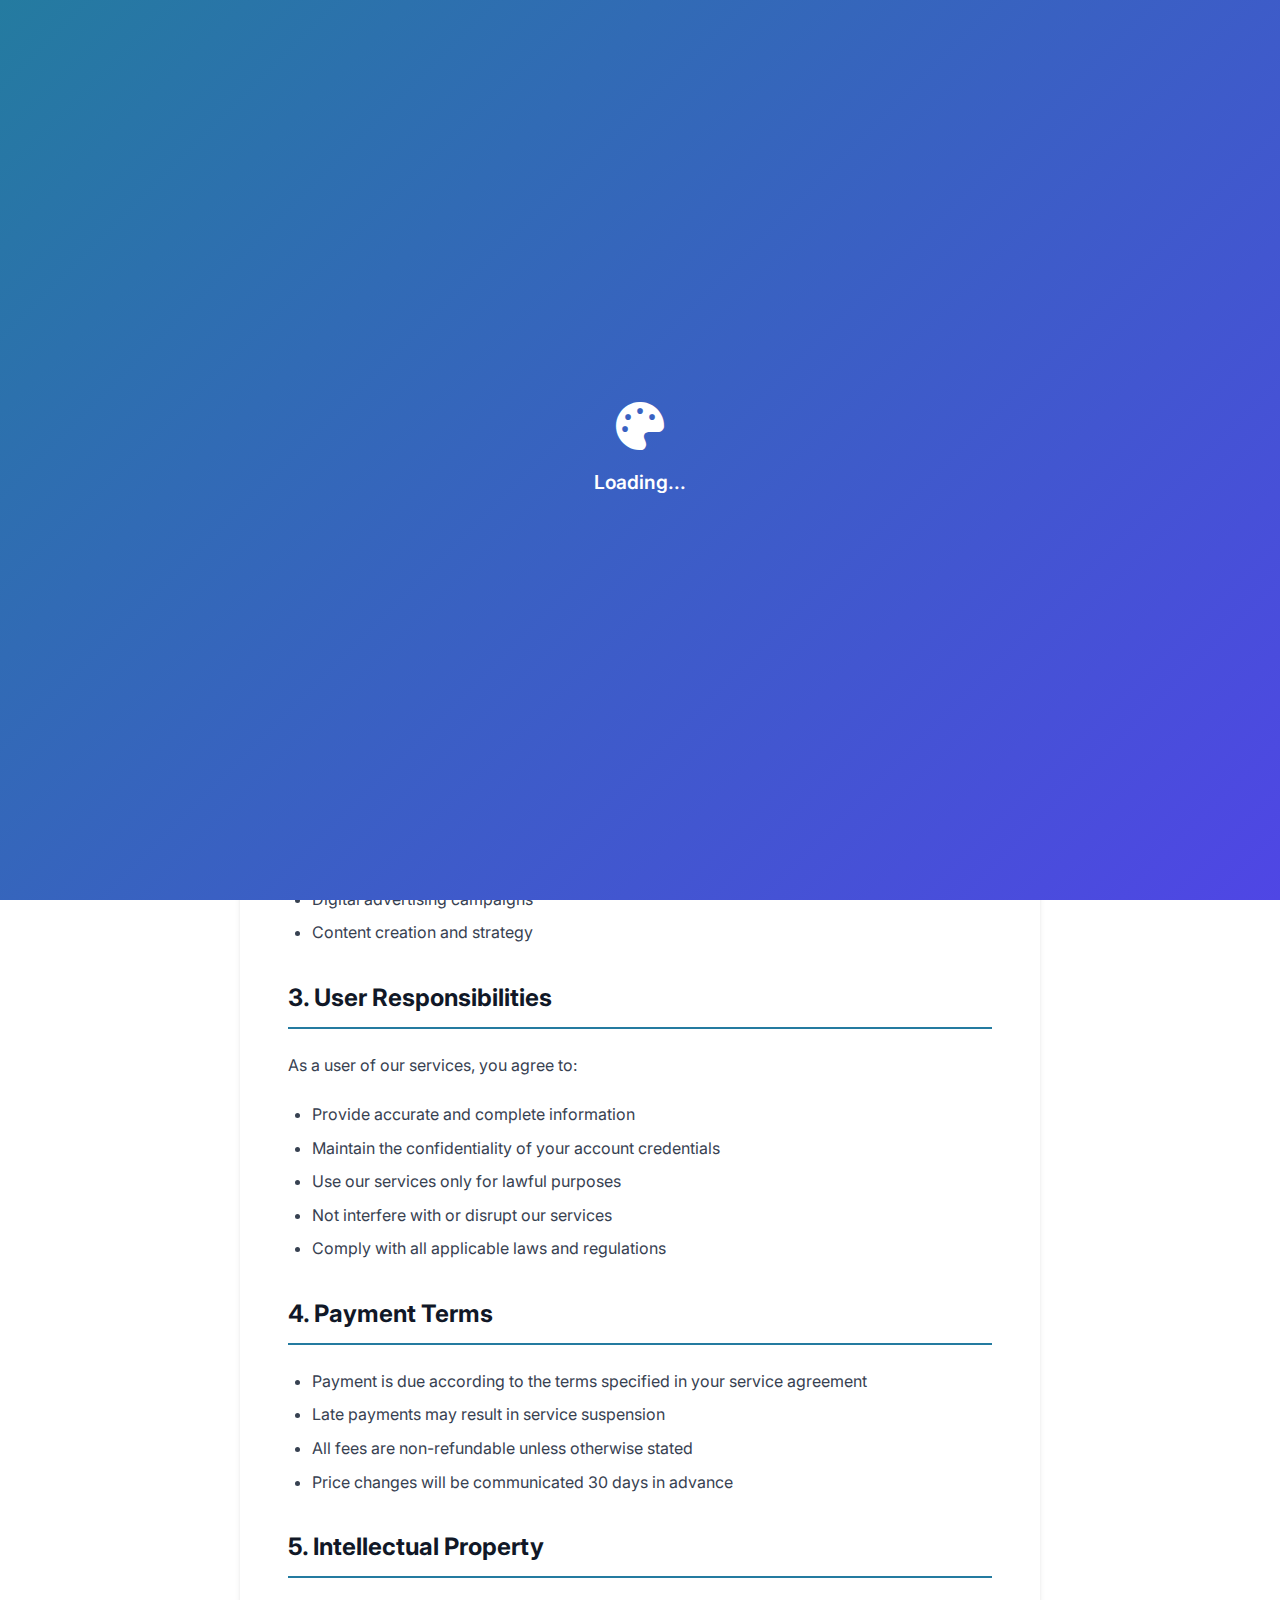
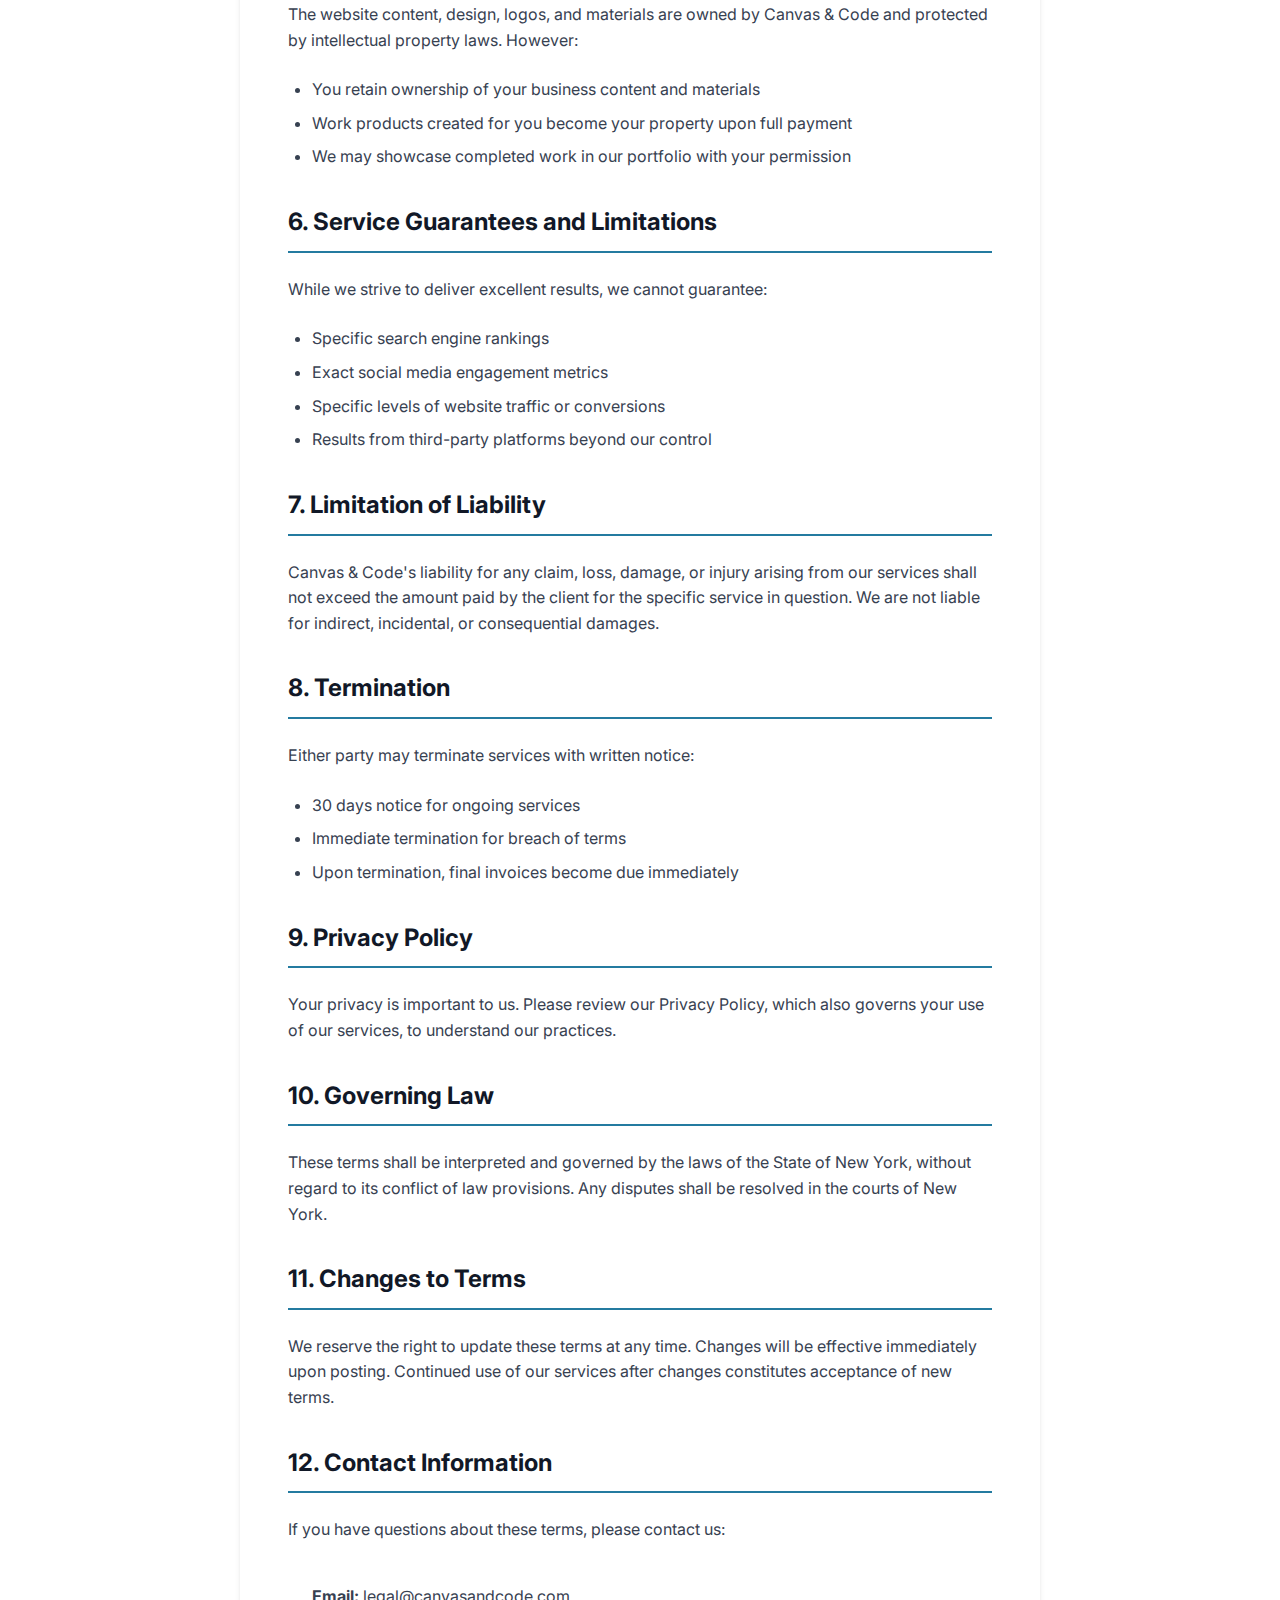
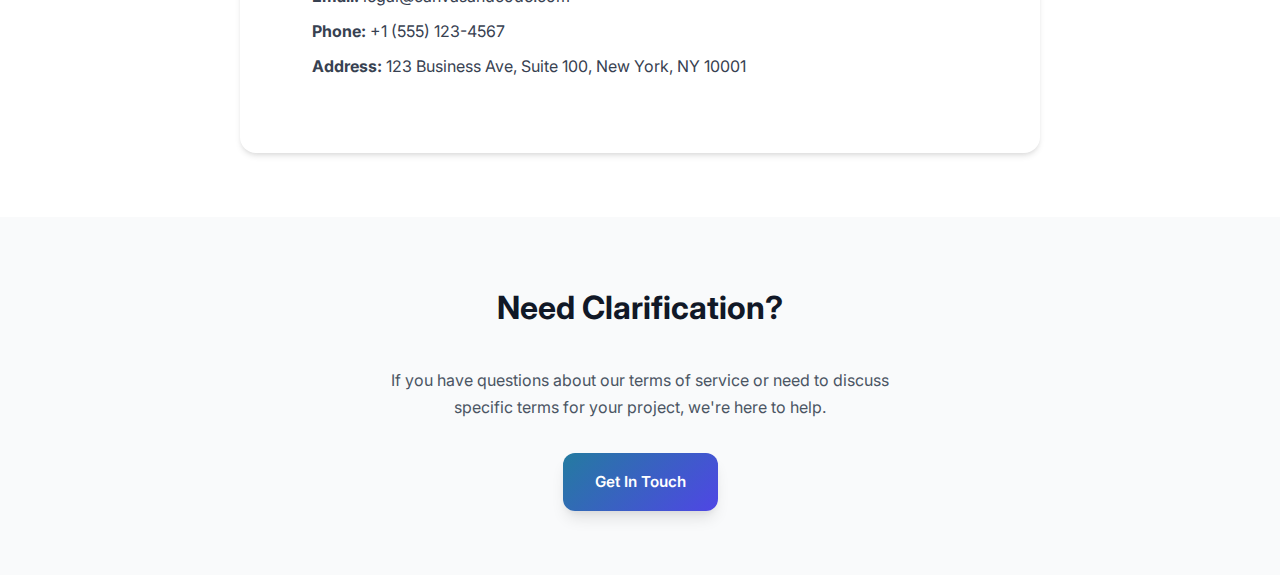
<file: terms-of-service.html>
<!DOCTYPE html>
<html lang="en">
  <head>
    <meta charset="UTF-8" />
    <meta name="viewport" content="width=device-width, initial-scale=1.0" />
    
    <title>Terms of Service - Canvas & Code</title>
    <meta
      name="description"
      content="Terms of Service for Canvas & Code. Review our terms and conditions for using our digital marketing services and website."
    />
    
    <link rel="canonical" href="https://canvasandcode.com/terms-of-service.html" />
    
    <link rel="preconnect" href="https://fonts.googleapis.com" />
    <link rel="preconnect" href="https://fonts.gstatic.com" crossorigin />
    <link
      href="https://fonts.googleapis.com/css2?family=Inter:wght@300;400;500;600;700;800&family=Playfair+Display:wght@400;500;600;700&display=swap"
      rel="stylesheet"
    />
    <link
      rel="stylesheet"
      href="https://cdnjs.cloudflare.com/ajax/libs/font-awesome/6.4.0/css/all.min.css"
    />
    <link rel="stylesheet" href="styles.css" />
  </head>
  <body>
    <div id="header-placeholder"></div>

    <main>
      <section style="padding: 8rem 0 4rem; background: var(--gray-50);">
        <div class="container">
          <div style="max-width: 800px; margin: 0 auto; text-align: center;">
            <h1 style="font-size: clamp(2.5rem, 5vw, 3.5rem); margin-bottom: 1rem; color: var(--gray-900); font-family: var(--font-display);">Terms of Service</h1>
            <p style="font-size: 1.125rem; color: var(--gray-600); margin-bottom: 2rem;">Last updated: December 15, 2024</p>
          </div>
        </div>
      </section>

      <section style="padding: 4rem 0;">
        <div class="container">
          <div style="max-width: 800px; margin: 0 auto;">
            <div style="background: white; padding: 3rem; border-radius: 16px; box-shadow: var(--shadow-md);">
              
              <h2 style="color: var(--gray-900); margin-bottom: 1.5rem; padding-bottom: 0.5rem; border-bottom: 2px solid var(--primary-color);">1. Acceptance of Terms</h2>
              <p style="color: var(--gray-700); line-height: 1.6; margin-bottom: 2rem;">
                By accessing and using Canvas & Code's website and services, you accept and agree to be bound by the terms and provision of this agreement. If you do not agree to abide by the above, please do not use this service.
              </p>

              <h2 style="color: var(--gray-900); margin-bottom: 1.5rem; padding-bottom: 0.5rem; border-bottom: 2px solid var(--primary-color);">2. Description of Service</h2>
              <p style="color: var(--gray-700); line-height: 1.6; margin-bottom: 1.5rem;">
                Canvas & Code provides digital marketing services including but not limited to:
              </p>
              <ul style="color: var(--gray-700); line-height: 1.6; margin-bottom: 2rem; margin-left: 1.5rem;">
                <li style="margin-bottom: 0.5rem;">Social media management and marketing</li>
                <li style="margin-bottom: 0.5rem;">Search engine optimization (SEO)</li>
                <li style="margin-bottom: 0.5rem;">Website design and development</li>
                <li style="margin-bottom: 0.5rem;">Digital advertising campaigns</li>
                <li style="margin-bottom: 0.5rem;">Content creation and strategy</li>
              </ul>

              <h2 style="color: var(--gray-900); margin-bottom: 1.5rem; padding-bottom: 0.5rem; border-bottom: 2px solid var(--primary-color);">3. User Responsibilities</h2>
              <p style="color: var(--gray-700); line-height: 1.6; margin-bottom: 1.5rem;">
                As a user of our services, you agree to:
              </p>
              <ul style="color: var(--gray-700); line-height: 1.6; margin-bottom: 2rem; margin-left: 1.5rem;">
                <li style="margin-bottom: 0.5rem;">Provide accurate and complete information</li>
                <li style="margin-bottom: 0.5rem;">Maintain the confidentiality of your account credentials</li>
                <li style="margin-bottom: 0.5rem;">Use our services only for lawful purposes</li>
                <li style="margin-bottom: 0.5rem;">Not interfere with or disrupt our services</li>
                <li style="margin-bottom: 0.5rem;">Comply with all applicable laws and regulations</li>
              </ul>

              <h2 style="color: var(--gray-900); margin-bottom: 1.5rem; padding-bottom: 0.5rem; border-bottom: 2px solid var(--primary-color);">4. Payment Terms</h2>
              <ul style="color: var(--gray-700); line-height: 1.6; margin-bottom: 2rem; margin-left: 1.5rem;">
                <li style="margin-bottom: 0.5rem;">Payment is due according to the terms specified in your service agreement</li>
                <li style="margin-bottom: 0.5rem;">Late payments may result in service suspension</li>
                <li style="margin-bottom: 0.5rem;">All fees are non-refundable unless otherwise stated</li>
                <li style="margin-bottom: 0.5rem;">Price changes will be communicated 30 days in advance</li>
              </ul>

              <h2 style="color: var(--gray-900); margin-bottom: 1.5rem; padding-bottom: 0.5rem; border-bottom: 2px solid var(--primary-color);">5. Intellectual Property</h2>
              <p style="color: var(--gray-700); line-height: 1.6; margin-bottom: 1.5rem;">
                The website content, design, logos, and materials are owned by Canvas & Code and protected by intellectual property laws. However:
              </p>
              <ul style="color: var(--gray-700); line-height: 1.6; margin-bottom: 2rem; margin-left: 1.5rem;">
                <li style="margin-bottom: 0.5rem;">You retain ownership of your business content and materials</li>
                <li style="margin-bottom: 0.5rem;">Work products created for you become your property upon full payment</li>
                <li style="margin-bottom: 0.5rem;">We may showcase completed work in our portfolio with your permission</li>
              </ul>

              <h2 style="color: var(--gray-900); margin-bottom: 1.5rem; padding-bottom: 0.5rem; border-bottom: 2px solid var(--primary-color);">6. Service Guarantees and Limitations</h2>
              <p style="color: var(--gray-700); line-height: 1.6; margin-bottom: 1.5rem;">
                While we strive to deliver excellent results, we cannot guarantee:
              </p>
              <ul style="color: var(--gray-700); line-height: 1.6; margin-bottom: 2rem; margin-left: 1.5rem;">
                <li style="margin-bottom: 0.5rem;">Specific search engine rankings</li>
                <li style="margin-bottom: 0.5rem;">Exact social media engagement metrics</li>
                <li style="margin-bottom: 0.5rem;">Specific levels of website traffic or conversions</li>
                <li style="margin-bottom: 0.5rem;">Results from third-party platforms beyond our control</li>
              </ul>

              <h2 style="color: var(--gray-900); margin-bottom: 1.5rem; padding-bottom: 0.5rem; border-bottom: 2px solid var(--primary-color);">7. Limitation of Liability</h2>
              <p style="color: var(--gray-700); line-height: 1.6; margin-bottom: 2rem;">
                Canvas & Code's liability for any claim, loss, damage, or injury arising from our services shall not exceed the amount paid by the client for the specific service in question. We are not liable for indirect, incidental, or consequential damages.
              </p>

              <h2 style="color: var(--gray-900); margin-bottom: 1.5rem; padding-bottom: 0.5rem; border-bottom: 2px solid var(--primary-color);">8. Termination</h2>
              <p style="color: var(--gray-700); line-height: 1.6; margin-bottom: 1.5rem;">
                Either party may terminate services with written notice:
              </p>
              <ul style="color: var(--gray-700); line-height: 1.6; margin-bottom: 2rem; margin-left: 1.5rem;">
                <li style="margin-bottom: 0.5rem;">30 days notice for ongoing services</li>
                <li style="margin-bottom: 0.5rem;">Immediate termination for breach of terms</li>
                <li style="margin-bottom: 0.5rem;">Upon termination, final invoices become due immediately</li>
              </ul>

              <h2 style="color: var(--gray-900); margin-bottom: 1.5rem; padding-bottom: 0.5rem; border-bottom: 2px solid var(--primary-color);">9. Privacy Policy</h2>
              <p style="color: var(--gray-700); line-height: 1.6; margin-bottom: 2rem;">
                Your privacy is important to us. Please review our Privacy Policy, which also governs your use of our services, to understand our practices.
              </p>

              <h2 style="color: var(--gray-900); margin-bottom: 1.5rem; padding-bottom: 0.5rem; border-bottom: 2px solid var(--primary-color);">10. Governing Law</h2>
              <p style="color: var(--gray-700); line-height: 1.6; margin-bottom: 2rem;">
                These terms shall be interpreted and governed by the laws of the State of New York, without regard to its conflict of law provisions. Any disputes shall be resolved in the courts of New York.
              </p>

              <h2 style="color: var(--gray-900); margin-bottom: 1.5rem; padding-bottom: 0.5rem; border-bottom: 2px solid var(--primary-color);">11. Changes to Terms</h2>
              <p style="color: var(--gray-700); line-height: 1.6; margin-bottom: 2rem;">
                We reserve the right to update these terms at any time. Changes will be effective immediately upon posting. Continued use of our services after changes constitutes acceptance of new terms.
              </p>

              <h2 style="color: var(--gray-900); margin-bottom: 1.5rem; padding-bottom: 0.5rem; border-bottom: 2px solid var(--primary-color);">12. Contact Information</h2>
              <p style="color: var(--gray-700); line-height: 1.6; margin-bottom: 1rem;">
                If you have questions about these terms, please contact us:
              </p>
              <div style="background: var(--gray-50); padding: 1.5rem; border-radius: 8px;">
                <p style="color: var(--gray-700); margin-bottom: 0.5rem;"><strong>Email:</strong> legal@canvasandcode.com</p>
                <p style="color: var(--gray-700); margin-bottom: 0.5rem;"><strong>Phone:</strong> +1 (555) 123-4567</p>
                <p style="color: var(--gray-700); margin-bottom: 0;"><strong>Address:</strong> 123 Business Ave, Suite 100, New York, NY 10001</p>
              </div>
            </div>
          </div>
        </div>
      </section>

      <section style="padding: 4rem 0; background: var(--light-color);">
        <div class="container">
          <div style="text-align: center;">
            <h2 style="font-size: 2rem; margin-bottom: 2rem; color: var(--gray-900);">Need Clarification?</h2>
            <p style="color: var(--gray-600); margin-bottom: 2rem; max-width: 500px; margin-left: auto; margin-right: auto;">
              If you have questions about our terms of service or need to discuss specific terms for your project, we're here to help.
            </p>
            <a href="index.html#contact" class="btn btn-primary">Get In Touch</a>
          </div>
        </div>
      </section>
    </main>

    <div class="back-to-top" id="back-to-top" aria-label="Back to top">
      <i class="fas fa-chevron-up" aria-hidden="true"></i>
    </div>

    <script src="script.js"></script>
  </body>
</html>
</file>
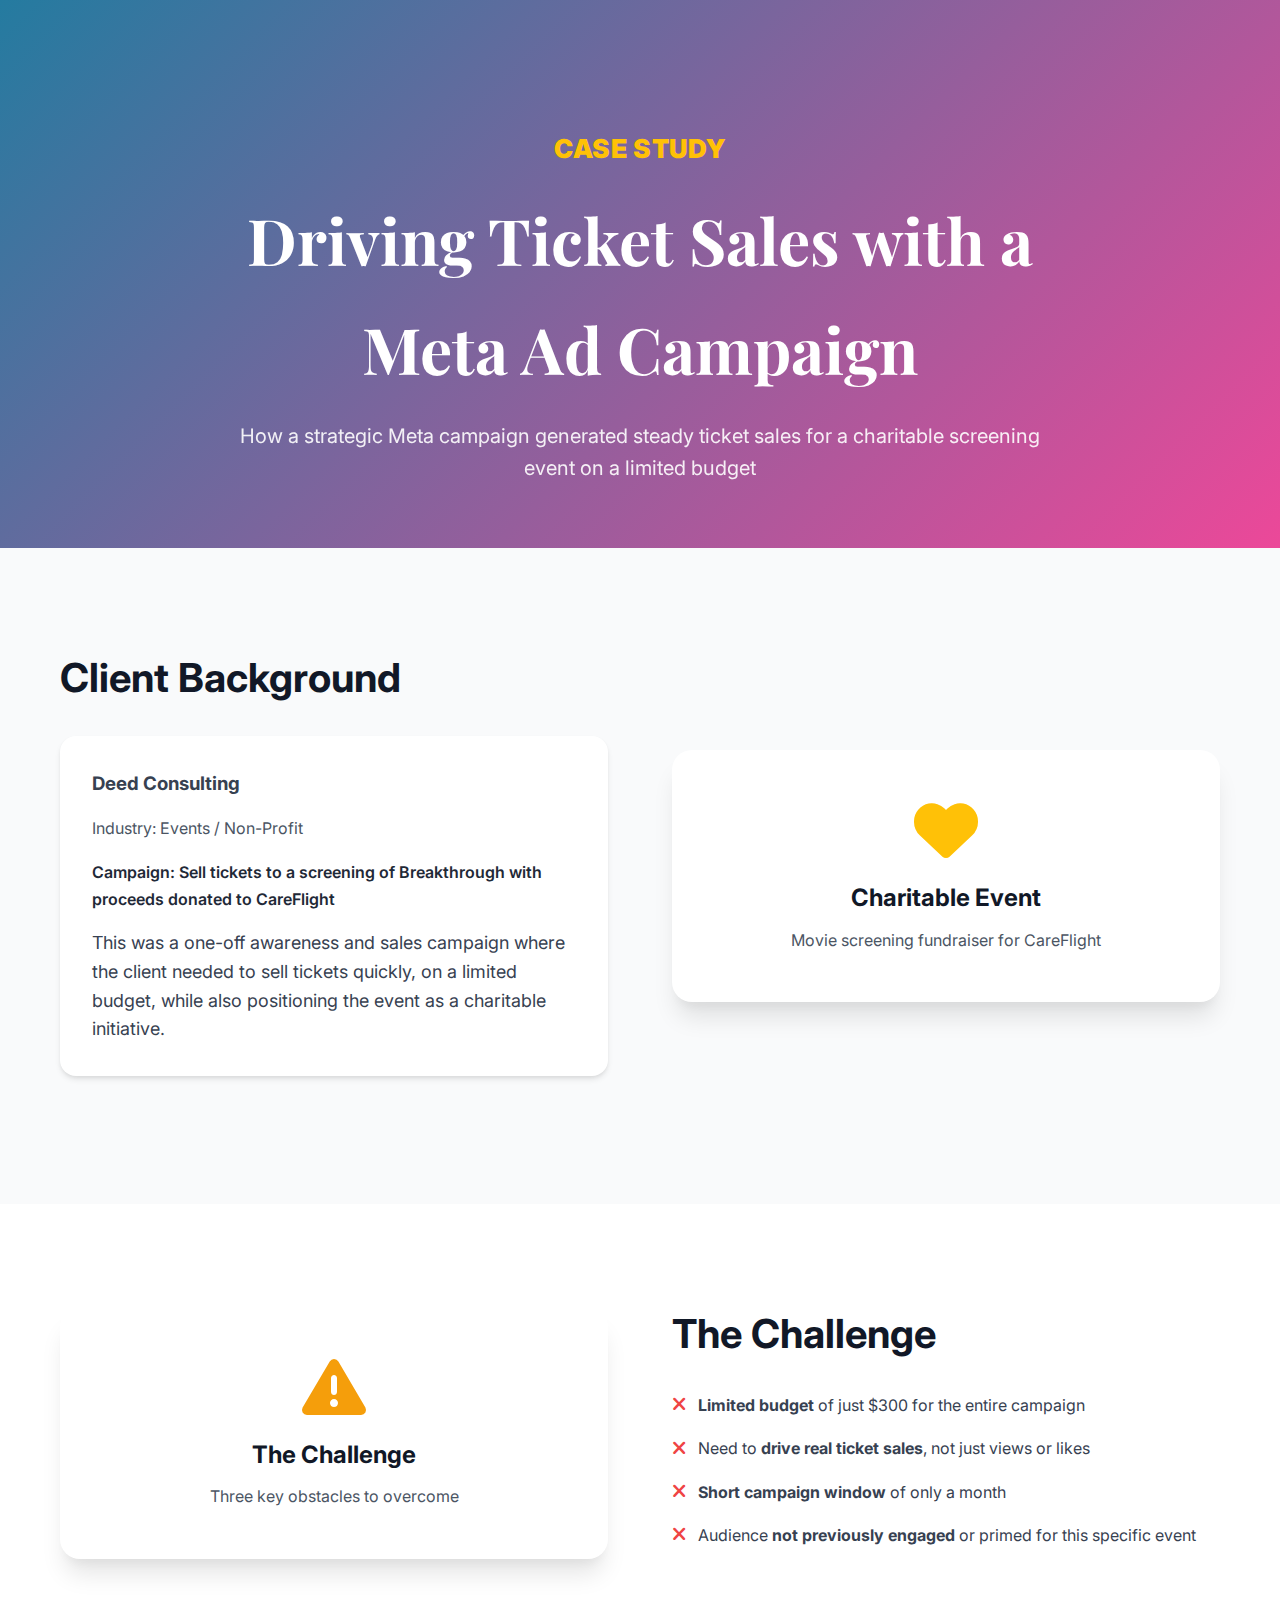
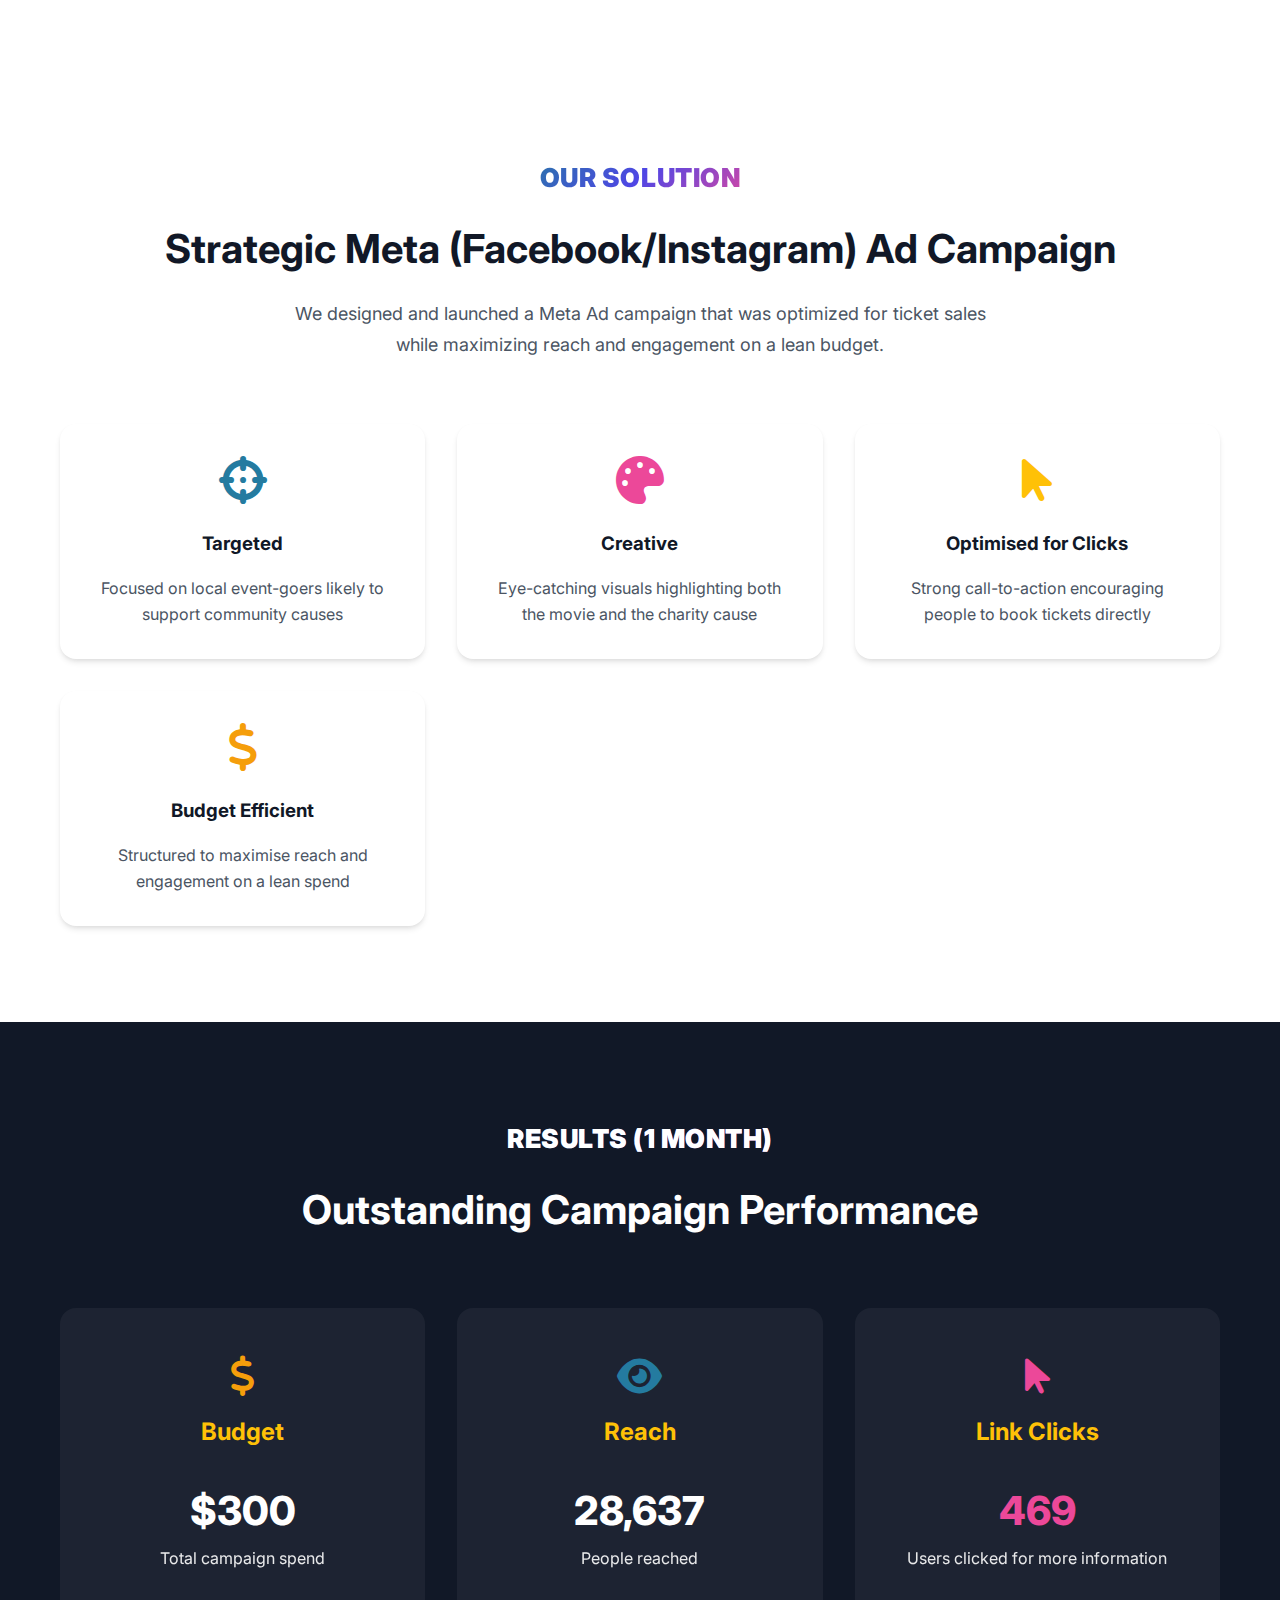
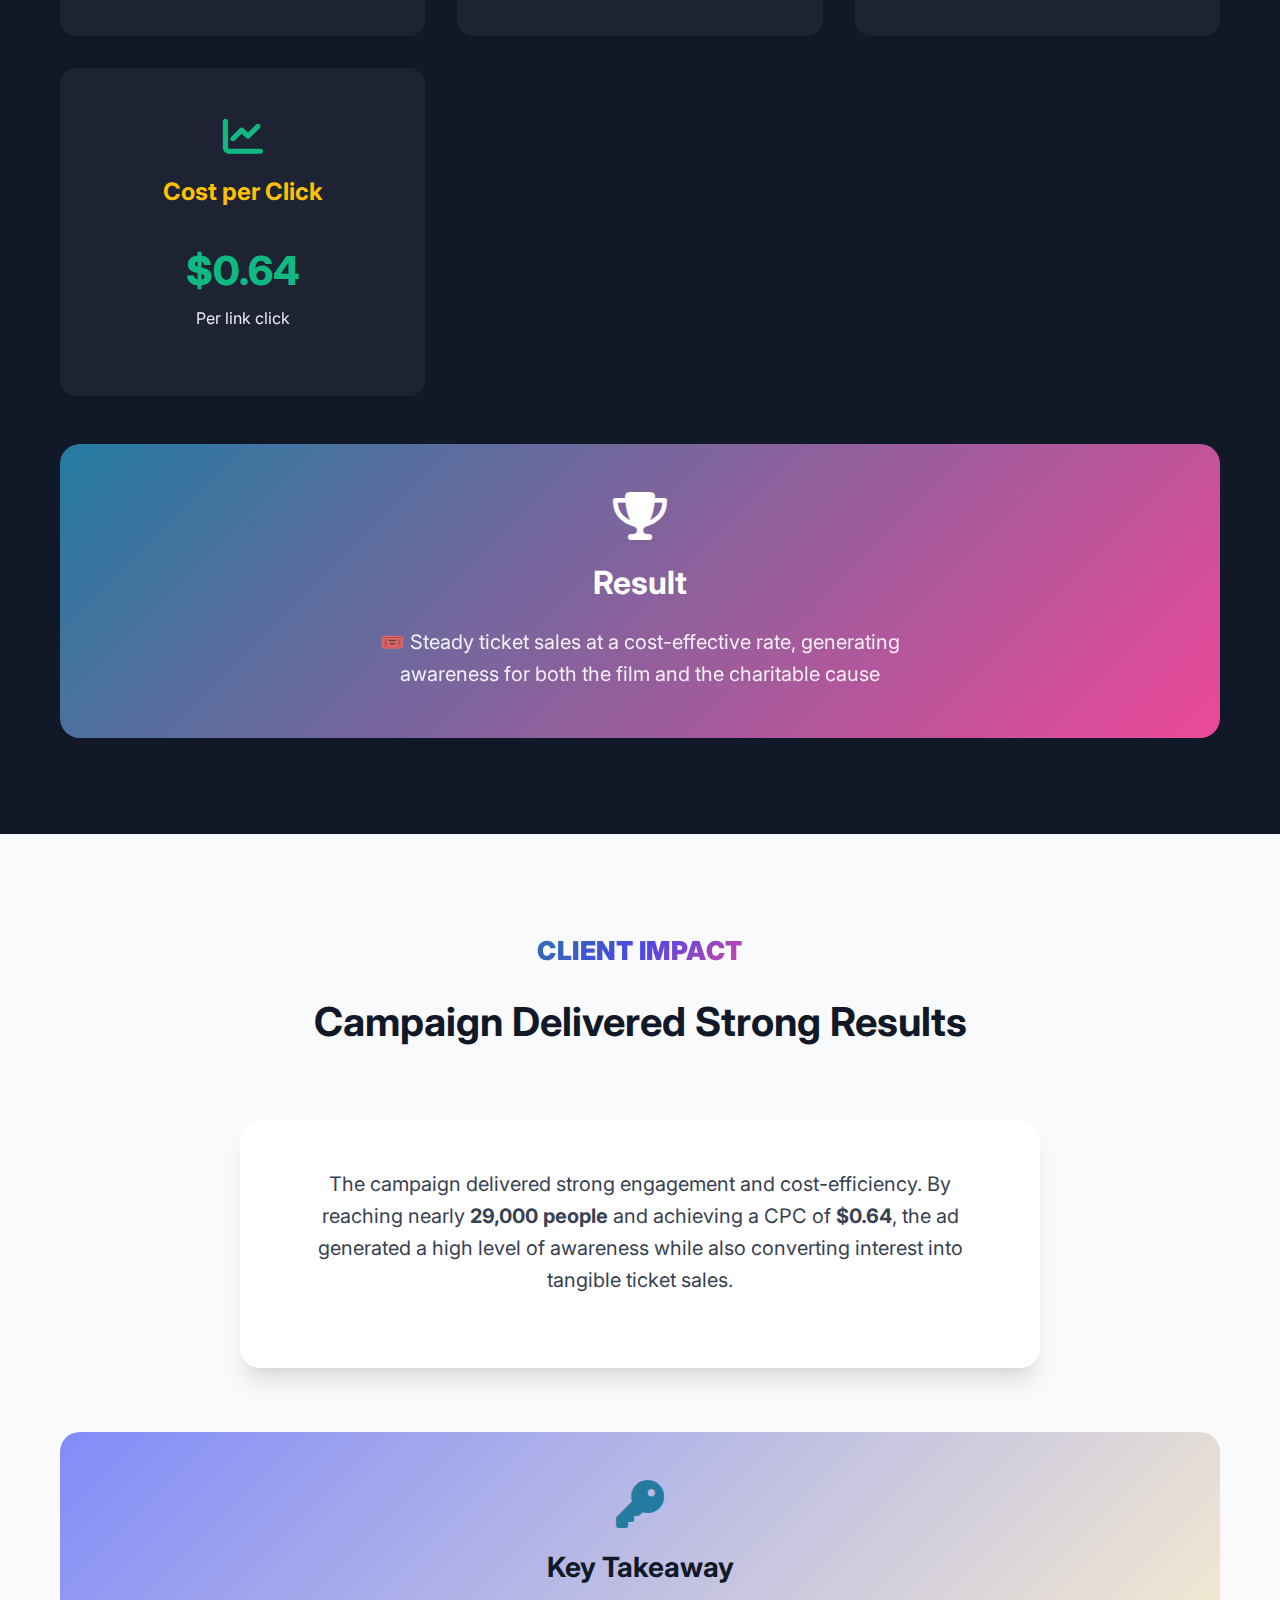
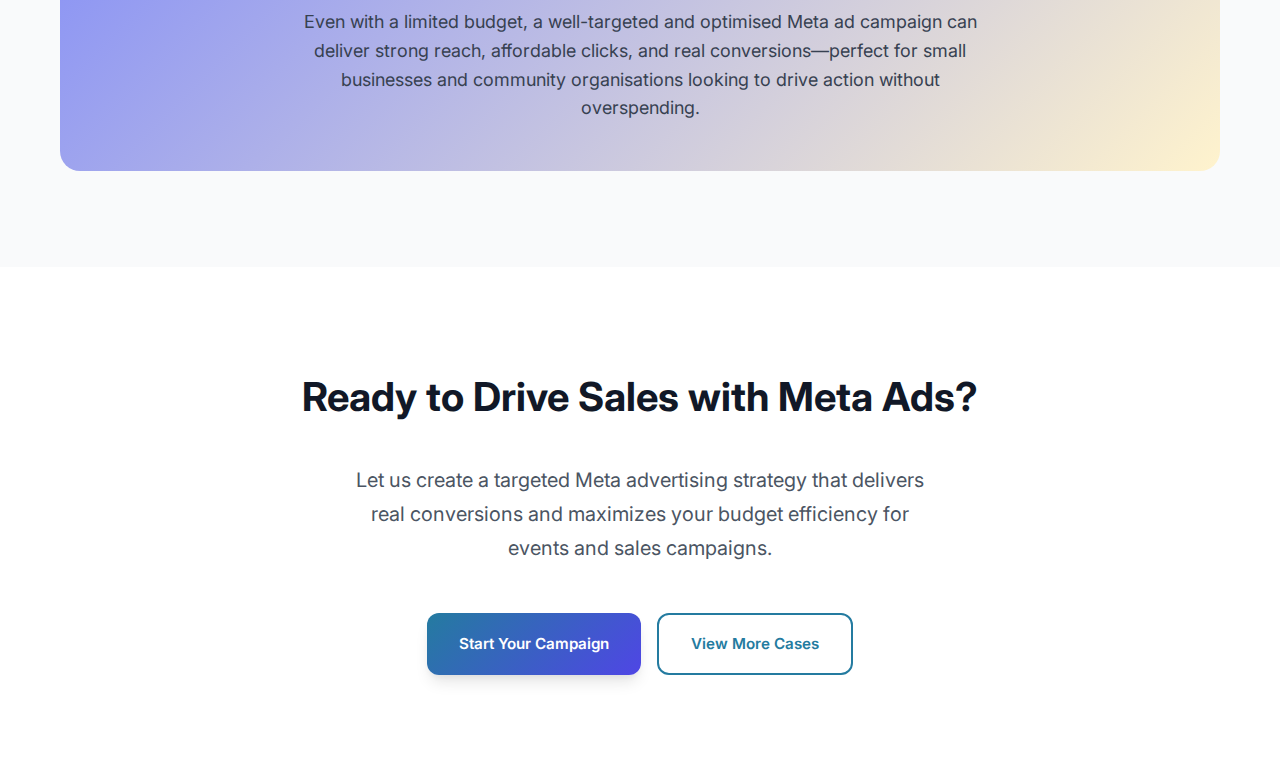
<file: case-studies/deed.html>
<!DOCTYPE html>
<html lang="en">
  <head>
    <meta charset="UTF-8" />
    <meta name="viewport" content="width=device-width, initial-scale=1.0" />
    
    <title>Deed Consulting Charitable Event Success - Canvas & Code</title>
    <meta
      name="description"
      content="See how Deed Consulting achieved 469 clicks at just $0.64 CPC and drove steady ticket sales with Canvas & Code's strategic Meta Ads campaign for a charitable screening event."
    />
    
    <link rel="canonical" href="https://canvasandcode.com/case-studies/deed.html" />
    
    <!-- Preconnect for Performance -->
    <link rel="preconnect" href="https://fonts.googleapis.com" />
    <link rel="preconnect" href="https://fonts.gstatic.com" crossorigin />
    <link
      href="https://fonts.googleapis.com/css2?family=Inter:wght@300;400;500;600;700;800&family=Playfair+Display:wght@400;500;600;700&display=swap"
      rel="stylesheet"
    />
    <link
      rel="stylesheet"
      href="https://cdnjs.cloudflare.com/ajax/libs/font-awesome/6.4.0/css/all.min.css"
    />
    <link rel="stylesheet" href="../styles.css" />
  </head>
  <body>
    <div id="header-placeholder"></div>

    <main>
      <section class="case-study-hero" style="padding: 8rem 0 4rem; background: linear-gradient(135deg, var(--primary-color), var(--accent-color)); color: white;">
        <div class="container">
          <div style="text-align: center; max-width: 800px; margin: 0 auto;">
            <span class="section-tag" style="color: var(--secondary-color);">Case Study</span>
            <h1 style="font-size: clamp(2.5rem, 5vw, 4rem); margin: 1rem 0; font-family: var(--font-display);">Driving Ticket Sales with a Meta Ad Campaign</h1>
            <p style="font-size: 1.25rem; opacity: 0.9; line-height: 1.6;">How a strategic Meta campaign generated steady ticket sales for a charitable screening event on a limited budget</p>
          </div>
        </div>
      </section>

      <section style="padding: 6rem 0; background: var(--light-color);">
        <div class="container">
          <div style="display: grid; grid-template-columns: 1fr 1fr; gap: 4rem; align-items: center;">
            <div>
              <h2 style="font-size: 2.5rem; margin-bottom: 1.5rem; color: var(--gray-900);">Client Background</h2>
              <div style="background: white; padding: 2rem; border-radius: 16px; box-shadow: var(--shadow-md); margin-bottom: 2rem;">
                <h3 style="margin-bottom: 1rem;">Deed Consulting</h3>
                <p style="color: var(--gray-600); margin-bottom: 1rem;">Industry: Events / Non-Profit</p>
                <p style="font-weight: 600; color: var(--gray-800); margin-bottom: 1rem;">Campaign: Sell tickets to a screening of Breakthrough with proceeds donated to CareFlight</p>
                <p style="font-size: 1.125rem; line-height: 1.6; color: var(--gray-700);">
                  This was a one-off awareness and sales campaign where the client needed to sell tickets quickly, on a limited budget, while also positioning the event as a charitable initiative.
                </p>
              </div>
            </div>
            <div style="text-align: center;">
              <div style="background: white; padding: 3rem; border-radius: 20px; box-shadow: var(--shadow-xl);">
                <i class="fas fa-heart" style="font-size: 4rem; color: var(--secondary-color); margin-bottom: 1rem;"></i>
                <h3 style="font-size: 1.5rem; margin-bottom: 0.5rem; color: var(--gray-900);">Charitable Event</h3>
                <p style="color: var(--gray-600);">Movie screening fundraiser for CareFlight</p>
              </div>
            </div>
          </div>
        </div>
      </section>

      <section style="padding: 6rem 0;">
        <div class="container">
          <div style="display: grid; grid-template-columns: 1fr 1fr; gap: 4rem; align-items: center;">
            <div style="text-align: center;">
              <div style="background: white; padding: 3rem; border-radius: 20px; box-shadow: var(--shadow-xl);">
                <i class="fas fa-exclamation-triangle" style="font-size: 4rem; color: var(--warning); margin-bottom: 1rem;"></i>
                <h3 style="font-size: 1.5rem; margin-bottom: 0.5rem; color: var(--gray-900);">The Challenge</h3>
                <p style="color: var(--gray-600);">Three key obstacles to overcome</p>
              </div>
            </div>
            <div>
              <h2 style="font-size: 2.5rem; margin-bottom: 1.5rem; color: var(--gray-900);">The Challenge</h2>
              <ul style="list-style: none; padding: 0;">
                <li style="display: flex; align-items: flex-start; margin-bottom: 1rem; color: var(--gray-700);">
                  <i class="fas fa-times" style="color: var(--error); margin-right: 0.75rem; font-size: 1.2rem; margin-top: 0.2rem;"></i>
                  <span><strong>Limited budget</strong> of just $300 for the entire campaign</span>
                </li>
                <li style="display: flex; align-items: flex-start; margin-bottom: 1rem; color: var(--gray-700);">
                  <i class="fas fa-times" style="color: var(--error); margin-right: 0.75rem; font-size: 1.2rem; margin-top: 0.2rem;"></i>
                  <span>Need to <strong>drive real ticket sales</strong>, not just views or likes</span>
                </li>
                <li style="display: flex; align-items: flex-start; margin-bottom: 1rem; color: var(--gray-700);">
                  <i class="fas fa-times" style="color: var(--error); margin-right: 0.75rem; font-size: 1.2rem; margin-top: 0.2rem;"></i>
                  <span><strong>Short campaign window</strong> of only a month</span>
                </li>
                <li style="display: flex; align-items: flex-start; margin-bottom: 1rem; color: var(--gray-700);">
                  <i class="fas fa-times" style="color: var(--error); margin-right: 0.75rem; font-size: 1.2rem; margin-top: 0.2rem;"></i>
                  <span>Audience <strong>not previously engaged</strong> or primed for this specific event</span>
                </li>
              </ul>
            </div>
          </div>
        </div>
      </section>

      <section style="padding: 6rem 0;">
        <div class="container">
          <div style="text-align: center; margin-bottom: 4rem;">
            <span class="section-tag">Our Solution</span>
            <h2 style="font-size: 2.5rem; margin: 1rem 0; color: var(--gray-900);">Strategic Meta (Facebook/Instagram) Ad Campaign</h2>
            <p style="font-size: 1.125rem; color: var(--gray-600); max-width: 700px; margin: 0 auto;">
              We designed and launched a Meta Ad campaign that was optimized for ticket sales while maximizing reach and engagement on a lean budget.
            </p>
          </div>
          
          <div style="display: grid; grid-template-columns: repeat(auto-fit, minmax(280px, 1fr)); gap: 2rem;">
            <div style="background: white; padding: 2rem; border-radius: 16px; box-shadow: var(--shadow-md); text-align: center;">
              <i class="fas fa-crosshairs" style="font-size: 3rem; color: var(--primary-color); margin-bottom: 1.5rem;"></i>
              <h3 style="margin-bottom: 1rem; color: var(--gray-900);">Targeted</h3>
              <p style="color: var(--gray-600); line-height: 1.6;">Focused on local event-goers likely to support community causes</p>
            </div>
            
            <div style="background: white; padding: 2rem; border-radius: 16px; box-shadow: var(--shadow-md); text-align: center;">
              <i class="fas fa-palette" style="font-size: 3rem; color: var(--accent-color); margin-bottom: 1.5rem;"></i>
              <h3 style="margin-bottom: 1rem; color: var(--gray-900);">Creative</h3>
              <p style="color: var(--gray-600); line-height: 1.6;">Eye-catching visuals highlighting both the movie and the charity cause</p>
            </div>
            
            <div style="background: white; padding: 2rem; border-radius: 16px; box-shadow: var(--shadow-md); text-align: center;">
              <i class="fas fa-mouse-pointer" style="font-size: 3rem; color: var(--secondary-color); margin-bottom: 1.5rem;"></i>
              <h3 style="margin-bottom: 1rem; color: var(--gray-900);">Optimised for Clicks</h3>
              <p style="color: var(--gray-600); line-height: 1.6;">Strong call-to-action encouraging people to book tickets directly</p>
            </div>

            <div style="background: white; padding: 2rem; border-radius: 16px; box-shadow: var(--shadow-md); text-align: center;">
              <i class="fas fa-dollar-sign" style="font-size: 3rem; color: var(--warning); margin-bottom: 1.5rem;"></i>
              <h3 style="margin-bottom: 1rem; color: var(--gray-900);">Budget Efficient</h3>
              <p style="color: var(--gray-600); line-height: 1.6;">Structured to maximise reach and engagement on a lean spend</p>
            </div>
          </div>
        </div>
      </section>

      <section style="padding: 6rem 0; background: var(--gray-900); color: white;">
        <div class="container">
          <div style="text-align: center; margin-bottom: 4rem;">
            <span class="section-tag" style=" color: white;">Results (1 Month)</span>
            <h2 style="font-size: 2.5rem; margin: 1rem 0;">Outstanding Campaign Performance</h2>
          </div>
          
          <div style="display: grid; grid-template-columns: repeat(auto-fit, minmax(280px, 1fr)); gap: 2rem; margin-bottom: 3rem;">
            <div style="background: rgba(255,255,255,0.05); padding: 3rem 2rem; border-radius: 16px; text-align: center;">
              <i class="fas fa-dollar-sign" style="font-size: 2.5rem; color: var(--warning); margin-bottom: 1rem;"></i>
              <h3 style="font-size: 1.5rem; margin-bottom: 1.5rem; color: var(--secondary-color);">Budget</h3>
              <div style="margin-bottom: 1rem;">
                <div style="font-size: 2.5rem; font-weight: 800; color: white;">$300</div>
                <p style="opacity: 0.9; margin-bottom: 0.5rem;">Total campaign spend</p>
              </div>
            </div>
            
            <div style="background: rgba(255,255,255,0.05); padding: 3rem 2rem; border-radius: 16px; text-align: center;">
              <i class="fas fa-eye" style="font-size: 2.5rem; color: var(--primary-color); margin-bottom: 1rem;"></i>
              <h3 style="font-size: 1.5rem; margin-bottom: 1.5rem; color: var(--secondary-color);">Reach</h3>
              <div style="margin-bottom: 1rem;">
                <div style="font-size: 2.5rem; font-weight: 800; color: white;">28,637</div>
                <p style="opacity: 0.9; margin-bottom: 0.5rem;">People reached</p>
              </div>
            </div>
            
            <div style="background: rgba(255,255,255,0.05); padding: 3rem 2rem; border-radius: 16px; text-align: center;">
              <i class="fas fa-mouse-pointer" style="font-size: 2.5rem; color: var(--accent-color); margin-bottom: 1rem;"></i>
              <h3 style="font-size: 1.5rem; margin-bottom: 1.5rem; color: var(--secondary-color);">Link Clicks</h3>
              <div style="margin-bottom: 1rem;">
                <div style="font-size: 2.5rem; font-weight: 800; color: var(--accent-color);">469</div>
                <p style="opacity: 0.9; margin-bottom: 0.5rem;">Users clicked for more information</p>
              </div>
            </div>

            <div style="background: rgba(255,255,255,0.05); padding: 3rem 2rem; border-radius: 16px; text-align: center;">
              <i class="fas fa-chart-line" style="font-size: 2.5rem; color: var(--success); margin-bottom: 1rem;"></i>
              <h3 style="font-size: 1.5rem; margin-bottom: 1.5rem; color: var(--secondary-color);">Cost per Click</h3>
              <div style="margin-bottom: 1rem;">
                <div style="font-size: 2.5rem; font-weight: 800; color: var(--success);">$0.64</div>
                <p style="opacity: 0.9; margin-bottom: 0.5rem;">Per link click</p>
              </div>
            </div>
          </div>

          <div style="background: linear-gradient(135deg, var(--primary-color), var(--accent-color)); padding: 3rem; border-radius: 20px; text-align: center;">
            <i class="fas fa-trophy" style="font-size: 3rem; color: white; margin-bottom: 1rem;"></i>
            <h3 style="font-size: 2rem; margin-bottom: 1rem; color: white;">Result</h3>
            <p style="font-size: 1.25rem; opacity: 0.9; line-height: 1.6; max-width: 600px; margin: 0 auto;">
              🎟️ Steady ticket sales at a cost-effective rate, generating awareness for both the film and the charitable cause
            </p>
          </div>
        </div>
      </section>

      <section style="padding: 6rem 0; background: var(--light-color);">
        <div class="container">
          <div style="text-align: center; margin-bottom: 4rem;">
            <span class="section-tag">Client Impact</span>
            <h2 style="font-size: 2.5rem; margin: 1rem 0; color: var(--gray-900);">Campaign Delivered Strong Results</h2>
          </div>

          <div style="max-width: 800px; margin: 0 auto;">
            <div style="background: white; padding: 3rem; border-radius: 20px; box-shadow: var(--shadow-xl); text-align: center; margin-bottom: 3rem;">
              <p style="font-size: 1.25rem; line-height: 1.6; color: var(--gray-700); margin-bottom: 1.5rem;">
                The campaign delivered strong engagement and cost-efficiency. By reaching nearly <strong>29,000 people</strong> 
                and achieving a CPC of <strong>$0.64</strong>, the ad generated a high level of awareness while also converting 
                interest into tangible ticket sales.
              </p>
            </div>
          </div>

          <div style="background: linear-gradient(135deg, var(--primary-light), var(--secondary-light)); padding: 3rem; border-radius: 20px; margin-top: 4rem; text-align: center;">
            <i class="fas fa-key" style="font-size: 3rem; color: var(--primary-color); margin-bottom: 1rem;"></i>
            <h3 style="font-size: 1.75rem; margin-bottom: 1rem; color: var(--gray-900);">Key Takeaway</h3>
            <p style="font-size: 1.125rem; color: var(--gray-700); max-width: 700px; margin: 0 auto; line-height: 1.6;">
              Even with a limited budget, a well-targeted and optimised Meta ad campaign can deliver strong reach, 
              affordable clicks, and real conversions—perfect for small businesses and community organisations 
              looking to drive action without overspending.
            </p>
          </div>
        </div>
      </section>
      <section style="padding: 6rem 0;">
        <div class="container">
          <div style="text-align: center;">
            <h2 style="font-size: 2.5rem; margin-bottom: 2rem; color: var(--gray-900);">Ready to Drive Sales with Meta Ads?</h2>
            <p style="font-size: 1.25rem; color: var(--gray-600); margin-bottom: 3rem; max-width: 600px; margin-left: auto; margin-right: auto;">
              Let us create a targeted Meta advertising strategy that delivers real conversions and maximizes your budget efficiency for events and sales campaigns.
            </p>
            <div style="display: flex; gap: 1rem; justify-content: center; flex-wrap: wrap;">
              <a href="../index.html#contact" class="btn btn-primary">Start Your Campaign</a>
              <a href="../index.html#portfolio" class="btn btn-secondary" style="background: white; color: var(--primary-color); border: 2px solid var(--primary-color);">View More Cases</a>
            </div>
          </div>
        </div>
      </section>
</file>
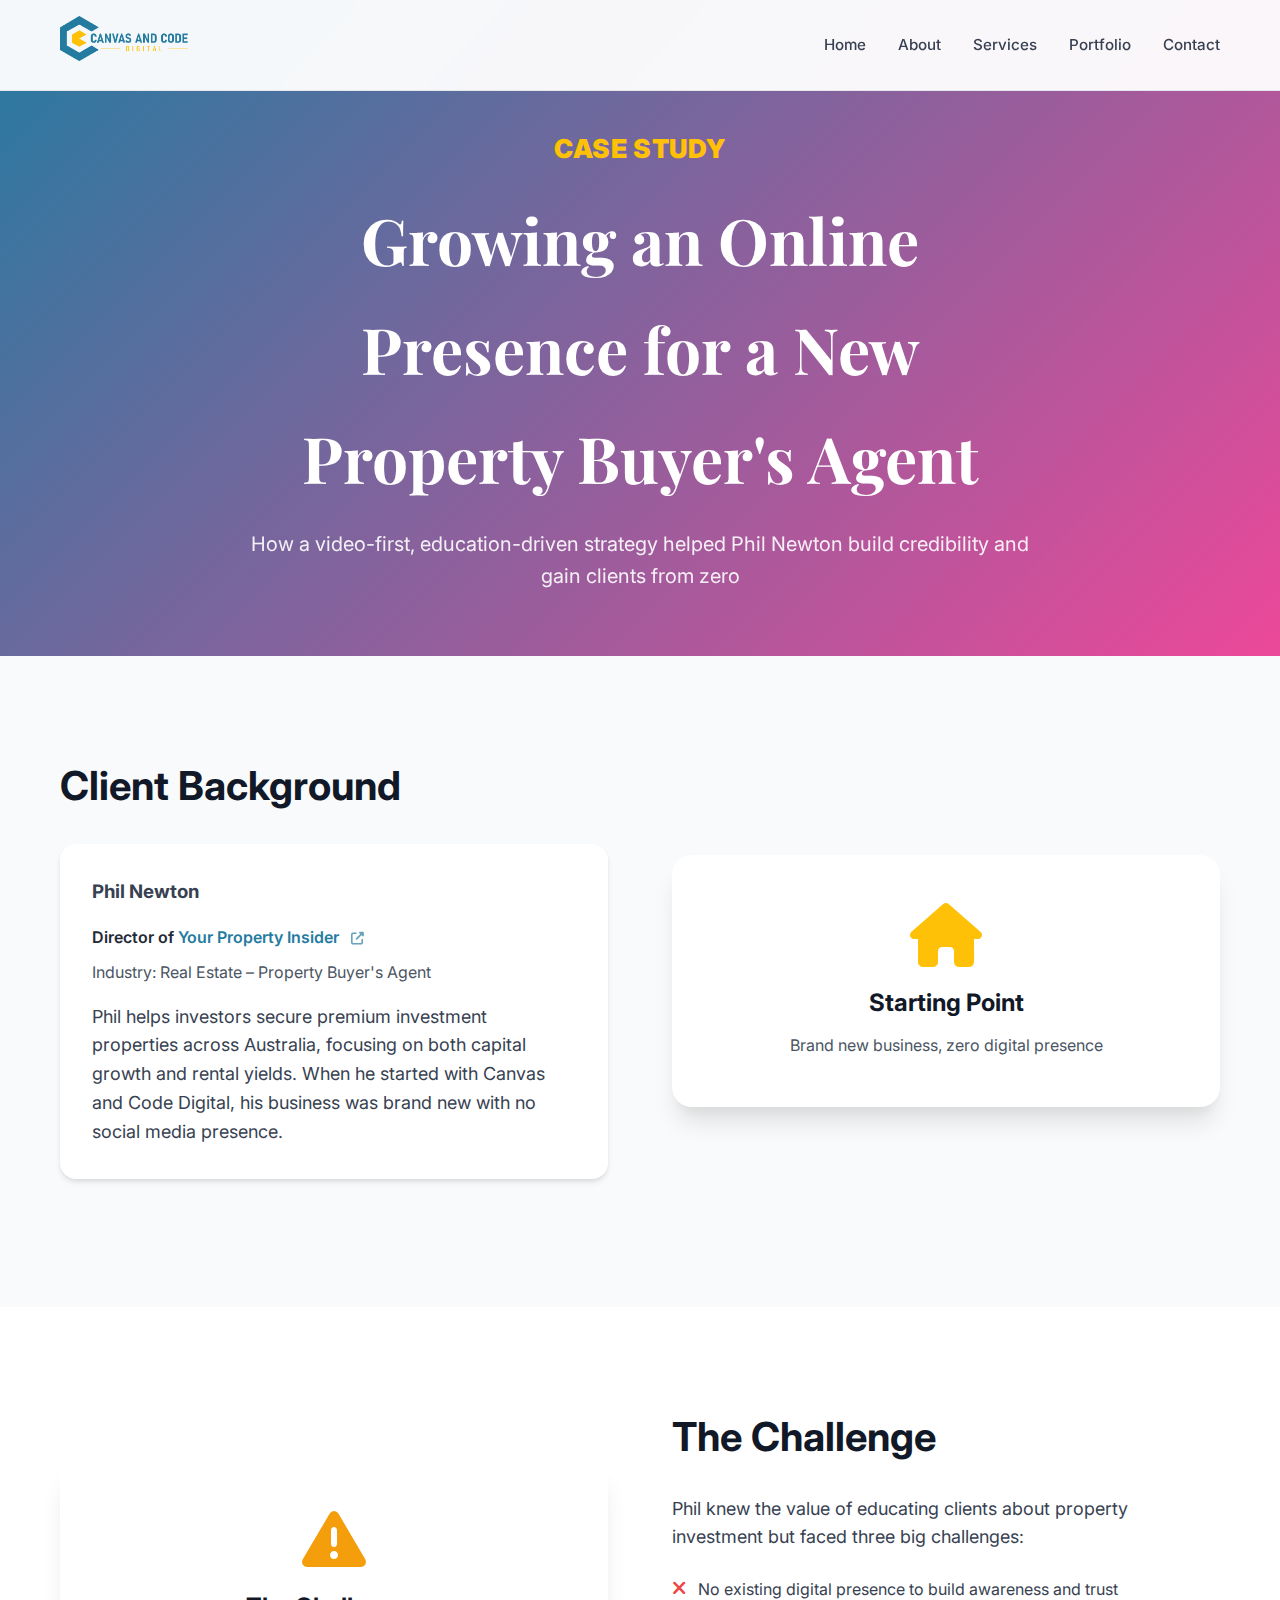
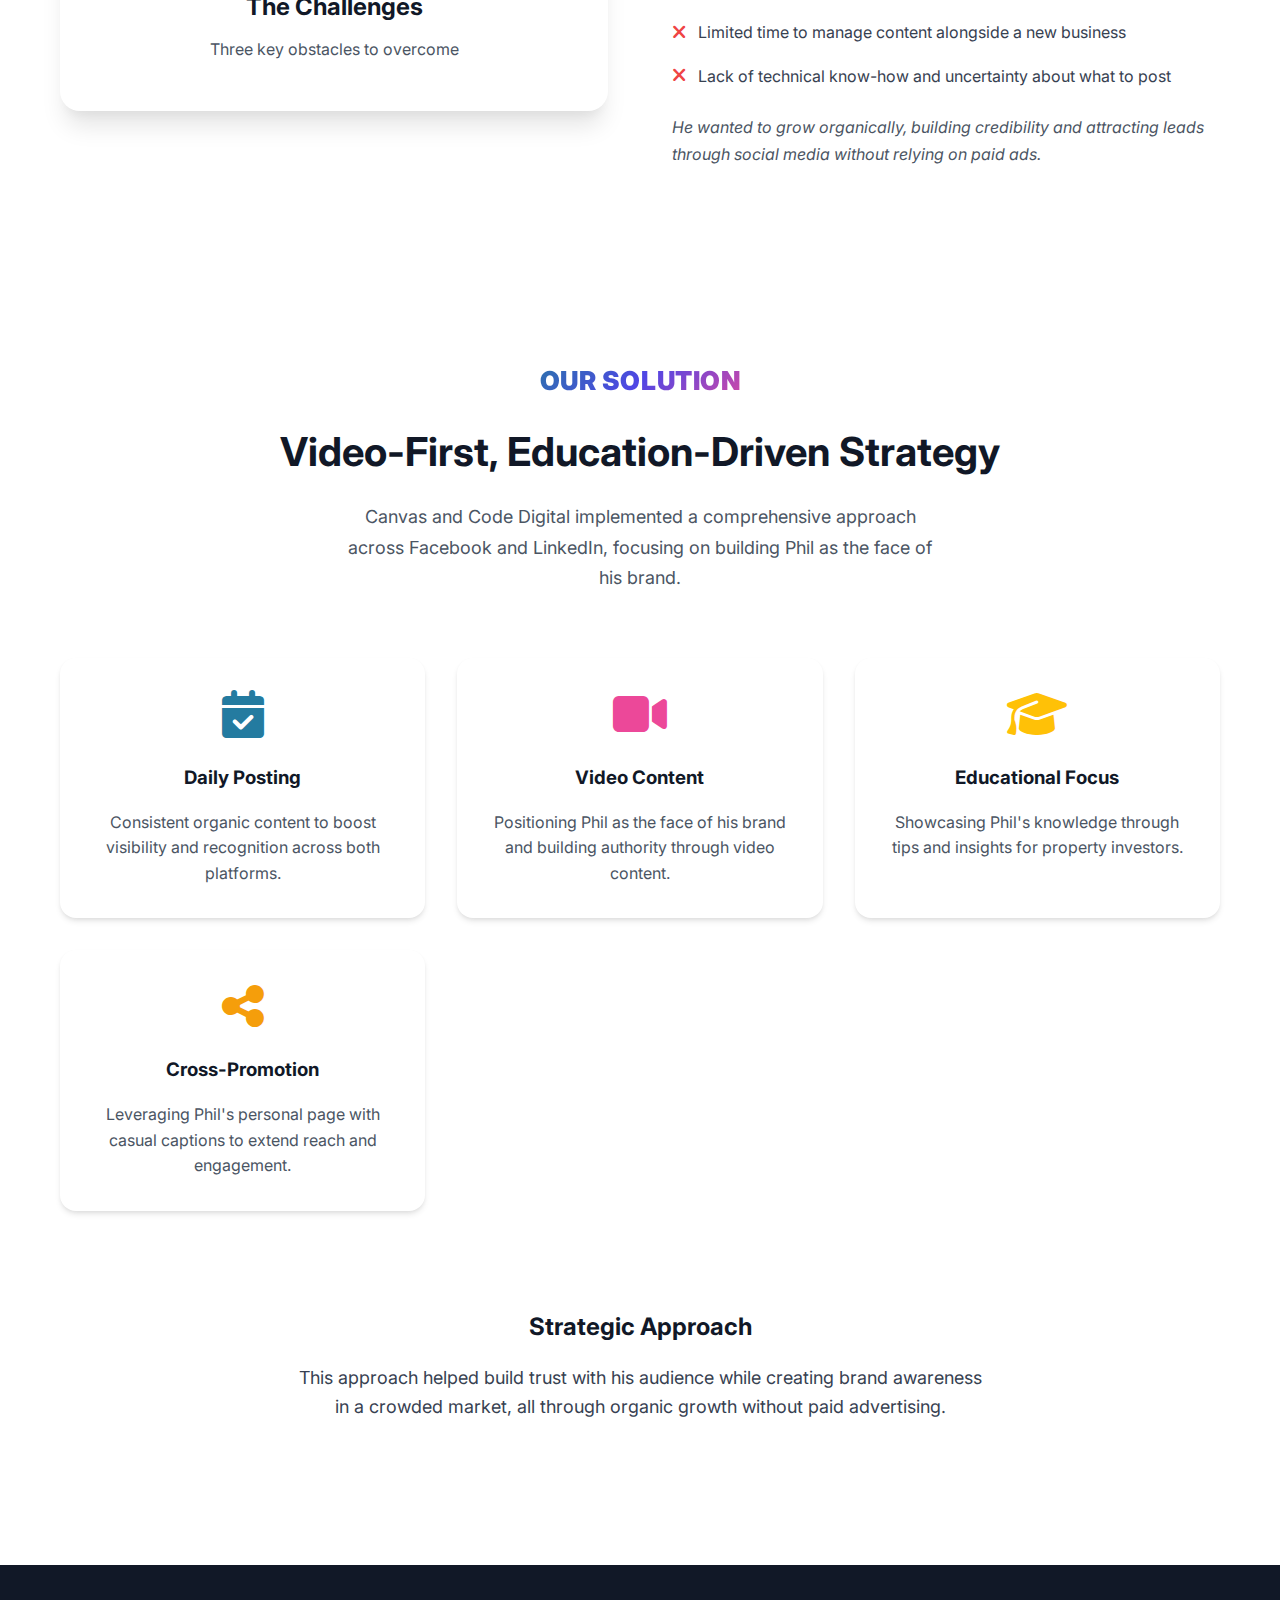
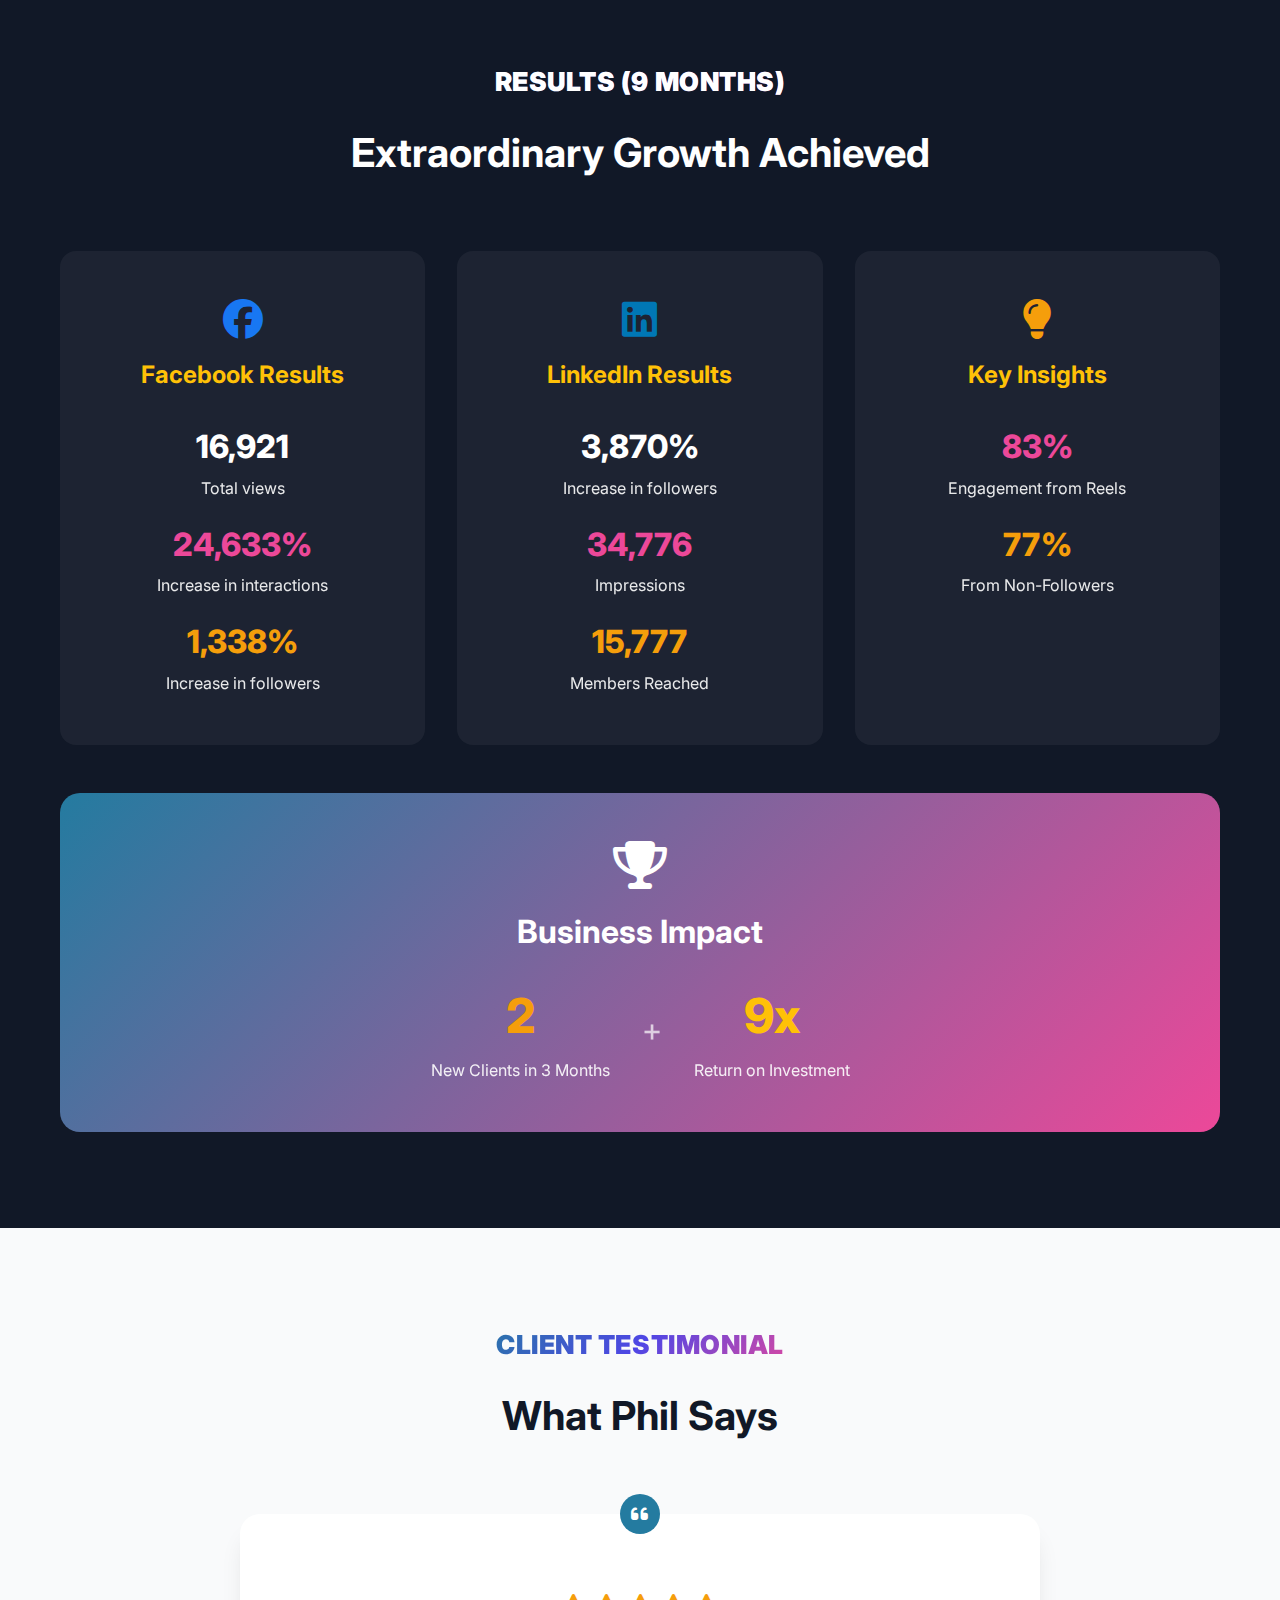
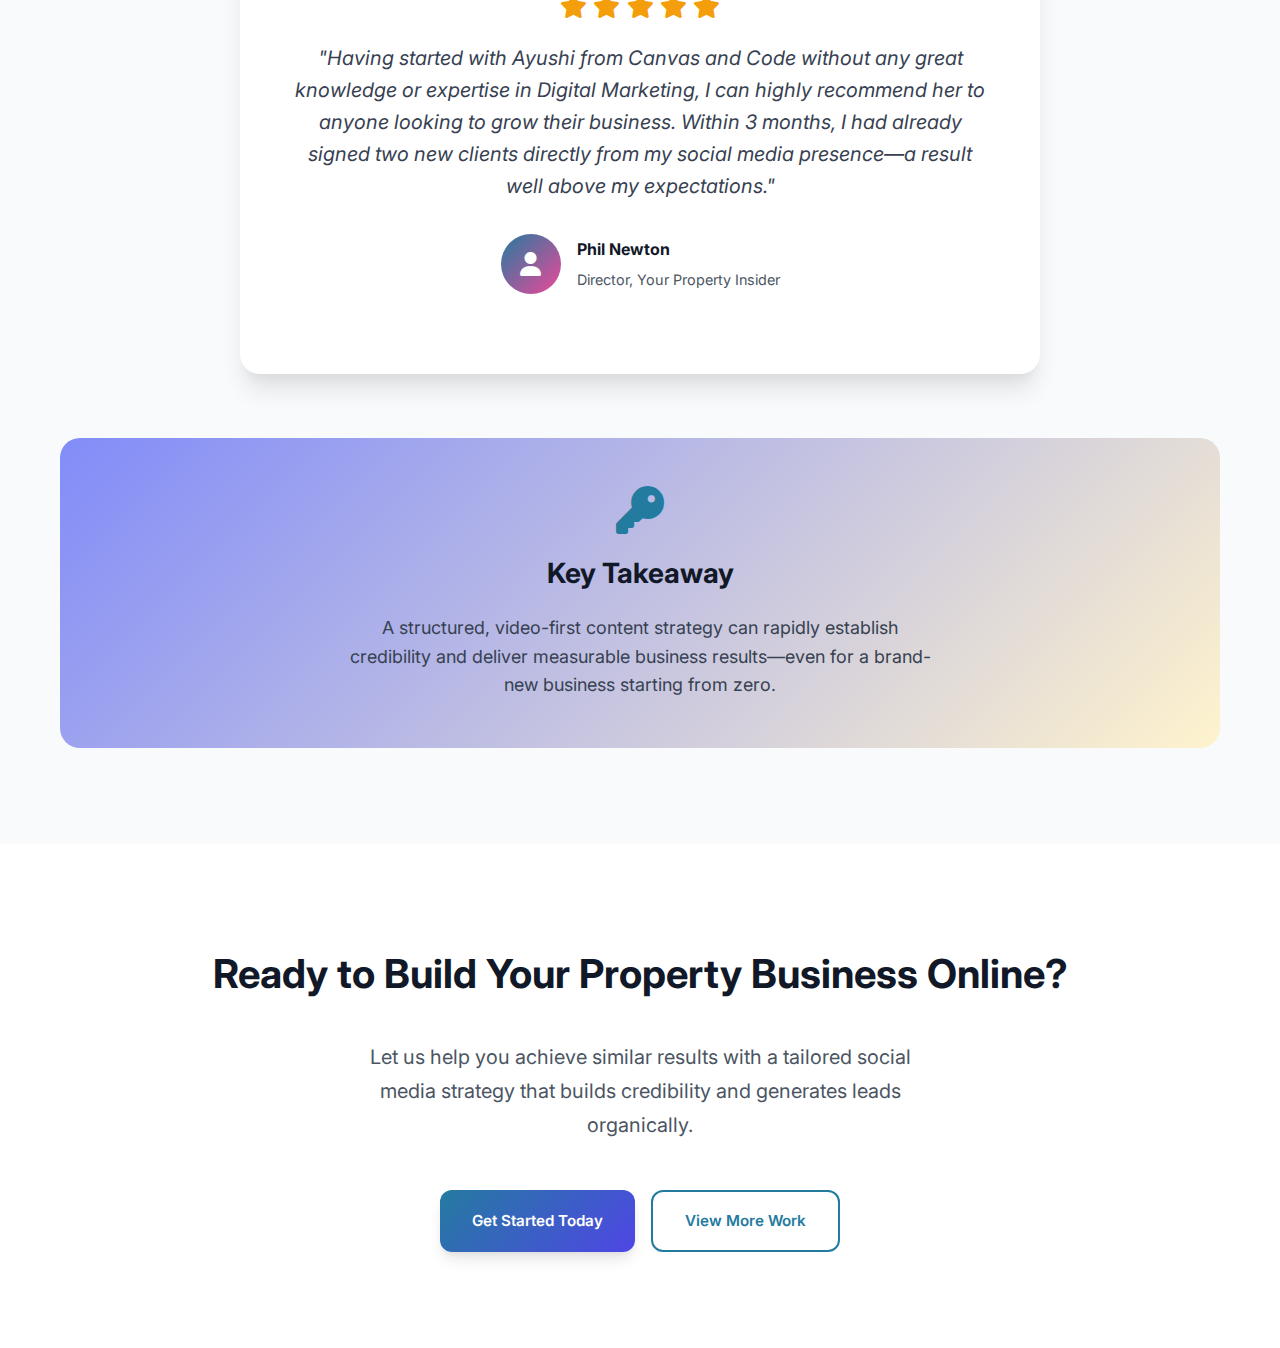
<file: case-studies/phil.html>
<!DOCTYPE html>
<html lang="en">
  <head>
    <meta charset="UTF-8" />
    <meta name="viewport" content="width=device-width, initial-scale=1.0" />
    
    <title>Phil's Social Media Success Story - Canvas & Code</title>
    <meta
      name="description"
      content="Discover how Phil achieved 24,633% increase in social media interactions and gained 2 new clients with Canvas & Code's social media management."
    />
    
    <link rel="canonical" href="https://canvasandcode.com/case-studies/phil.html" />
    
    <!-- Preconnect for Performance -->
    <link rel="preconnect" href="https://fonts.googleapis.com" />
    <link rel="preconnect" href="https://fonts.gstatic.com" crossorigin />
    <link
      href="https://fonts.googleapis.com/css2?family=Inter:wght@300;400;500;600;700;800&family=Playfair+Display:wght@400;500;600;700&display=swap"
      rel="stylesheet"
    />
    <link
      rel="stylesheet"
      href="https://cdnjs.cloudflare.com/ajax/libs/font-awesome/6.4.0/css/all.min.css"
    />
    <link rel="stylesheet" href="../styles.css" />
  </head>
  <body>
    <div id="header-placeholder"></div>

    <main>
      <section class="case-study-hero" style="padding: 8rem 0 4rem; background: linear-gradient(135deg, var(--primary-color), var(--accent-color)); color: white;">
        <div class="container">
          <div style="text-align: center; max-width: 800px; margin: 0 auto;">
            <span class="section-tag" style="color: var(--secondary-color);">Case Study</span>
            <h1 style="font-size: clamp(2.5rem, 5vw, 4rem); margin: 1rem 0; font-family: var(--font-display);">Growing an Online Presence for a New Property Buyer's Agent</h1>
            <p style="font-size: 1.25rem; opacity: 0.9; line-height: 1.6;">How a video-first, education-driven strategy helped Phil Newton build credibility and gain clients from zero</p>
          </div>
        </div>
      </section>

      <section style="padding: 6rem 0; background: var(--light-color);">
        <div class="container">
          <div style="display: grid; grid-template-columns: 1fr 1fr; gap: 4rem; align-items: center;">
            <div>
              <h2 style="font-size: 2.5rem; margin-bottom: 1.5rem; color: var(--gray-900);">Client Background</h2>
              <div style="background: white; padding: 2rem; border-radius: 16px; box-shadow: var(--shadow-md); margin-bottom: 2rem;">
                <h3 style="margin-bottom: 1rem;">Phil Newton</h3>
                <p style="font-weight: 600; color: var(--gray-800); margin-bottom: 0.5rem;">
                  Director of<a href="https://www.ypibuyersagency.com/" target="_blank" rel="noopener noreferrer" style="color: var(--primary-color); text-decoration: none; transition: color 0.3s ease;">
                     Your Property Insider
                    <i class="fas fa-external-link-alt" style="font-size: 0.8rem; margin-left: 0.5rem; opacity: 0.7;"></i>
                  </a>
                </p>
                <p style="color: var(--gray-600); margin-bottom: 1rem;">Industry: Real Estate – Property Buyer's Agent</p>
                <p style="font-size: 1.125rem; line-height: 1.6; color: var(--gray-700);">
                  Phil helps investors secure premium investment properties across Australia, focusing on both capital growth and rental yields. When he started with Canvas and Code Digital, his business was brand new with no social media presence.
                </p>
              </div>
            </div>
            <div style="text-align: center;">
              <div style="background: white; padding: 3rem; border-radius: 20px; box-shadow: var(--shadow-xl);">
                <i class="fas fa-home" style="font-size: 4rem; color: var(--secondary-color); margin-bottom: 1rem;"></i>
                <h3 style="font-size: 1.5rem; margin-bottom: 0.5rem; color: var(--gray-900);">Starting Point</h3>
                <p style="color: var(--gray-600);">Brand new business, zero digital presence</p>
              </div>
            </div>
          </div>
        </div>
      </section>

      <section style="padding: 6rem 0;">
        <div class="container">
          <div style="display: grid; grid-template-columns: 1fr 1fr; gap: 4rem; align-items: center;">
            <div style="text-align: center;">
              <div style="background: white; padding: 3rem; border-radius: 20px; box-shadow: var(--shadow-xl);">
                <i class="fas fa-exclamation-triangle" style="font-size: 4rem; color: var(--warning); margin-bottom: 1rem;"></i>
                <h3 style="font-size: 1.5rem; margin-bottom: 0.5rem; color: var(--gray-900);">The Challenges</h3>
                <p style="color: var(--gray-600);">Three key obstacles to overcome</p>
              </div>
            </div>
            <div>
              <h2 style="font-size: 2.5rem; margin-bottom: 1.5rem; color: var(--gray-900);">The Challenge</h2>
              <p style="font-size: 1.125rem; line-height: 1.6; margin-bottom: 1.5rem; color: var(--gray-700);">
                Phil knew the value of educating clients about property investment but faced three big challenges:
              </p>
              <ul style="list-style: none; padding: 0;">
                <li style="display: flex; align-items: flex-start; margin-bottom: 1rem; color: var(--gray-700);">
                  <i class="fas fa-times" style="color: var(--error); margin-right: 0.75rem; font-size: 1.2rem; margin-top: 0.2rem;"></i>
                  <span>No existing digital presence to build awareness and trust</span>
                </li>
                <li style="display: flex; align-items: flex-start; margin-bottom: 1rem; color: var(--gray-700);">
                  <i class="fas fa-times" style="color: var(--error); margin-right: 0.75rem; font-size: 1.2rem; margin-top: 0.2rem;"></i>
                  <span>Limited time to manage content alongside a new business</span>
                </li>
                <li style="display: flex; align-items: flex-start; margin-bottom: 1rem; color: var(--gray-700);">
                  <i class="fas fa-times" style="color: var(--error); margin-right: 0.75rem; font-size: 1.2rem; margin-top: 0.2rem;"></i>
                  <span>Lack of technical know-how and uncertainty about what to post</span>
                </li>
              </ul>
              <p style="font-style: italic; color: var(--gray-600); margin-top: 1.5rem;">
                He wanted to grow organically, building credibility and attracting leads through social media without relying on paid ads.
              </p>
            </div>
          </div>
        </div>
      </section>

      <section style="padding: 6rem 0;">
        <div class="container">
          <div style="text-align: center; margin-bottom: 4rem;">
            <span class="section-tag">Our Solution</span>
            <h2 style="font-size: 2.5rem; margin: 1rem 0; color: var(--gray-900);">Video-First, Education-Driven Strategy</h2>
            <p style="font-size: 1.125rem; color: var(--gray-600); max-width: 600px; margin: 0 auto;">
              Canvas and Code Digital implemented a comprehensive approach across Facebook and LinkedIn, focusing on building Phil as the face of his brand.
            </p>
          </div>
          
          <div style="display: grid; grid-template-columns: repeat(auto-fit, minmax(280px, 1fr)); gap: 2rem;">
            <div style="background: white; padding: 2rem; border-radius: 16px; box-shadow: var(--shadow-md); text-align: center;">
              <i class="fas fa-calendar-check" style="font-size: 3rem; color: var(--primary-color); margin-bottom: 1.5rem;"></i>
              <h3 style="margin-bottom: 1rem; color: var(--gray-900);">Daily Posting</h3>
              <p style="color: var(--gray-600); line-height: 1.6;">Consistent organic content to boost visibility and recognition across both platforms.</p>
            </div>
            
            <div style="background: white; padding: 2rem; border-radius: 16px; box-shadow: var(--shadow-md); text-align: center;">
              <i class="fas fa-video" style="font-size: 3rem; color: var(--accent-color); margin-bottom: 1.5rem;"></i>
              <h3 style="margin-bottom: 1rem; color: var(--gray-900);">Video Content</h3>
              <p style="color: var(--gray-600); line-height: 1.6;">Positioning Phil as the face of his brand and building authority through video content.</p>
            </div>
            
            <div style="background: white; padding: 2rem; border-radius: 16px; box-shadow: var(--shadow-md); text-align: center;">
              <i class="fas fa-graduation-cap" style="font-size: 3rem; color: var(--secondary-color); margin-bottom: 1.5rem;"></i>
              <h3 style="margin-bottom: 1rem; color: var(--gray-900);">Educational Focus</h3>
              <p style="color: var(--gray-600); line-height: 1.6;">Showcasing Phil's knowledge through tips and insights for property investors.</p>
            </div>

            <div style="background: white; padding: 2rem; border-radius: 16px; box-shadow: var(--shadow-md); text-align: center;">
              <i class="fas fa-share-alt" style="font-size: 3rem; color: var(--warning); margin-bottom: 1.5rem;"></i>
              <h3 style="margin-bottom: 1rem; color: var(--gray-900);">Cross-Promotion</h3>
              <p style="color: var(--gray-600); line-height: 1.6;">Leveraging Phil's personal page with casual captions to extend reach and engagement.</p>
            </div>
          </div>

          <div style="background: linear-gradient(135deg, var(--primary-light), var(--accent-light)); padding: 3rem; border-radius: 20px; margin-top: 3rem; text-align: center;">
            <h3 style="font-size: 1.5rem; margin-bottom: 1rem; color: var(--gray-900);">Strategic Approach</h3>
            <p style="font-size: 1.125rem; color: var(--gray-700); max-width: 700px; margin: 0 auto; line-height: 1.6;">
              This approach helped build trust with his audience while creating brand awareness in a crowded market, all through organic growth without paid advertising.
            </p>
          </div>
        </div>
      </section>

      <section style="padding: 6rem 0; background: var(--gray-900); color: white;">
        <div class="container">
          <div style="text-align: center; margin-bottom: 4rem;">
            <span class="section-tag" style=" color: white;">Results (9 Months)</span>
            <h2 style="font-size: 2.5rem; margin: 1rem 0;">Extraordinary Growth Achieved</h2>
          </div>
          
          <div style="display: grid; grid-template-columns: repeat(auto-fit, minmax(280px, 1fr)); gap: 2rem; margin-bottom: 3rem;">
            <div style="background: rgba(255,255,255,0.05); padding: 3rem 2rem; border-radius: 16px; text-align: center;">
              <i class="fab fa-facebook" style="font-size: 2.5rem; color: #1877f2; margin-bottom: 1rem;"></i>
              <h3 style="font-size: 1.5rem; margin-bottom: 1.5rem; color: var(--secondary-color);">Facebook Results</h3>
              <div style="margin-bottom: 1rem;">
                <div style="font-size: 2rem; font-weight: 800; color: white;">16,921</div>
                <p style="opacity: 0.9; margin-bottom: 0.5rem;">Total views</p>
              </div>
              <div style="margin-bottom: 1rem;">
                <div style="font-size: 2rem; font-weight: 800; color: var(--accent-color);">24,633%</div>
                <p style="opacity: 0.9; margin-bottom: 0.5rem;">Increase in interactions </p>
              </div>
              <div>
                <div style="font-size: 2rem; font-weight: 800; color: var(--warning);">1,338%</div>
                <p style="opacity: 0.9;">Increase in followers</p>
              </div>
            </div>
            
            <div style="background: rgba(255,255,255,0.05); padding: 3rem 2rem; border-radius: 16px; text-align: center;">
              <i class="fab fa-linkedin" style="font-size: 2.5rem; color: #0077b5; margin-bottom: 1rem;"></i>
              <h3 style="font-size: 1.5rem; margin-bottom: 1.5rem; color: var(--secondary-color);">LinkedIn Results</h3>
              <div style="margin-bottom: 1rem;">
                <div style="font-size: 2rem; font-weight: 800; color: white;">3,870%</div>
                <p style="opacity: 0.9; margin-bottom: 0.5rem;">Increase in followers</p>
              </div>
              <div style="margin-bottom: 1rem;">
                <div style="font-size: 2rem; font-weight: 800; color: var(--accent-color);">34,776</div>
                <p style="opacity: 0.9; margin-bottom: 0.5rem;">Impressions</p>
              </div>
              <div>
                <div style="font-size: 2rem; font-weight: 800; color: var(--warning);">15,777</div>
                <p style="opacity: 0.9;">Members Reached</p>
              </div>
            </div>
            
            <div style="background: rgba(255,255,255,0.05); padding: 3rem 2rem; border-radius: 16px; text-align: center;">
              <i class="fas fa-lightbulb" style="font-size: 2.5rem; color: var(--warning); margin-bottom: 1rem;"></i>
              <h3 style="font-size: 1.5rem; margin-bottom: 1.5rem; color: var(--secondary-color);">Key Insights</h3>
              <div style="margin-bottom: 1rem;">
                <div style="font-size: 2rem; font-weight: 800; color: var(--accent-color);">83%</div>
                <p style="opacity: 0.9; margin-bottom: 0.5rem;">Engagement from Reels</p>
              </div>
              <div>
                <div style="font-size: 2rem; font-weight: 800; color: var(--warning);">77%</div>
                <p style="opacity: 0.9;">From Non-Followers</p>
              </div>
            </div>
          </div>

          <div style="background: linear-gradient(135deg, var(--primary-color), var(--accent-color)); padding: 3rem; border-radius: 20px; text-align: center;">
            <i class="fas fa-trophy" style="font-size: 3rem; color: white; margin-bottom: 1rem;"></i>
            <h3 style="font-size: 2rem; margin-bottom: 1rem; color: white;">Business Impact</h3>
            <div style="display: flex; align-items: center; justify-content: center; gap: 2rem; flex-wrap: wrap;">
              <div>
                <div style="font-size: 3rem; font-weight: 800; color: var(--warning);">2</div>
                <p style="opacity: 0.9;">New Clients in 3 Months</p>
              </div>
              <div style="font-size: 2rem; opacity: 0.7;">+</div>
              <div>
                <div style="font-size: 3rem; font-weight: 800; color: var(--secondary-color);">9x</div>
                <p style="opacity: 0.9;">Return on Investment</p>
              </div>
            </div>
          </div>
        </div>
      </section>

      <section style="padding: 6rem 0; background: var(--light-color);">
        <div class="container">
          <div style="text-align: center; margin-bottom: 4rem;">
            <span class="section-tag">Client Testimonial</span>
            <h2 style="font-size: 2.5rem; margin: 1rem 0; color: var(--gray-900);">What Phil Says</h2>
          </div>

          <div style="max-width: 800px; margin: 0 auto;">
            <div style="background: white; padding: 3rem; border-radius: 20px; box-shadow: var(--shadow-xl); text-align: center; position: relative;">
              <div style="position: absolute; top: -20px; left: 50%; transform: translateX(-50%); background: var(--primary-color); width: 40px; height: 40px; border-radius: 50%; display: flex; align-items: center; justify-content: center;">
                <i class="fas fa-quote-left" style="color: white; font-size: 1.2rem;"></i>
              </div>
              <div style="margin: 2rem 0;">
                <div style="display: flex; justify-content: center; margin-bottom: 1.5rem;">
                  <i class="fas fa-star" style="color: var(--warning); font-size: 1.5rem; margin: 0 0.2rem;"></i>
                  <i class="fas fa-star" style="color: var(--warning); font-size: 1.5rem; margin: 0 0.2rem;"></i>
                  <i class="fas fa-star" style="color: var(--warning); font-size: 1.5rem; margin: 0 0.2rem;"></i>
                  <i class="fas fa-star" style="color: var(--warning); font-size: 1.5rem; margin: 0 0.2rem;"></i>
                  <i class="fas fa-star" style="color: var(--warning); font-size: 1.5rem; margin: 0 0.2rem;"></i>
                </div>
                <blockquote style="font-size: 1.25rem; line-height: 1.6; color: var(--gray-700); font-style: italic; margin-bottom: 2rem;">
                  "Having started with Ayushi from Canvas and Code without any great knowledge or expertise in Digital Marketing, I can highly recommend her to anyone looking to grow their business. Within 3 months, I had already signed two new clients directly from my social media presence—a result well above my expectations."
                </blockquote>
                <div style="display: flex; align-items: center; justify-content: center; gap: 1rem;">
                  <div style="width: 60px; height: 60px; background: linear-gradient(135deg, var(--primary-color), var(--accent-color)); border-radius: 50%; display: flex; align-items: center; justify-content: center;">
                    <i class="fas fa-user" style="color: white; font-size: 1.5rem;"></i>
                  </div>
                  <div style="text-align: left;">
                    <h4 style="color: var(--gray-900); margin-bottom: 0.25rem;">Phil Newton</h4>
                    <p style="color: var(--gray-600); font-size: 0.9rem;">Director, Your Property Insider</p>
                  </div>
                </div>
              </div>
            </div>
          </div>

          <div style="background: linear-gradient(135deg, var(--primary-light), var(--secondary-light)); padding: 3rem; border-radius: 20px; margin-top: 4rem; text-align: center;">
            <i class="fas fa-key" style="font-size: 3rem; color: var(--primary-color); margin-bottom: 1rem;"></i>
            <h3 style="font-size: 1.75rem; margin-bottom: 1rem; color: var(--gray-900);">Key Takeaway</h3>
            <p style="font-size: 1.125rem; color: var(--gray-700); max-width: 600px; margin: 0 auto; line-height: 1.6;">
              A structured, video-first content strategy can rapidly establish credibility and deliver measurable business results—even for a brand-new business starting from zero.
            </p>
          </div>
        </div>
      </section>

      <section style="padding: 6rem 0;">
        <div class="container">
          <div style="text-align: center;">
            <h2 style="font-size: 2.5rem; margin-bottom: 2rem; color: var(--gray-900);">Ready to Build Your Property Business Online?</h2>
            <p style="font-size: 1.25rem; color: var(--gray-600); margin-bottom: 3rem; max-width: 600px; margin-left: auto; margin-right: auto;">
              Let us help you achieve similar results with a tailored social media strategy that builds credibility and generates leads organically.
            </p>
            <div style="display: flex; gap: 1rem; justify-content: center; flex-wrap: wrap;">
              <a href="../index.html#contact" class="btn btn-primary">Get Started Today</a>
              <a href="../index.html#portfolio" class="btn btn-secondary" style="background: white; color: var(--primary-color); border: 2px solid var(--primary-color);">View More Work</a>
            </div>
          </div>
        </div>
      </section>
    </main>

    <div class="back-to-top" id="back-to-top" aria-label="Back to top">
      <i class="fas fa-chevron-up" aria-hidden="true"></i>
    </div>

    <script src="case-study.js"></script>
  </body>
</html>
</file>
<file: styles.css>
/* Premium WordPress Theme Styles */
:root {
  --primary-color: #247ba0;
  --primary-dark: #4f46e5;
  --primary-light: #818cf8;
  --secondary-color: #ffc107;
  --secondary-light: #fff3cd;
  --accent-color: #ec4899;
  --dark-color: #1f2937;
  --light-color: #f9fafb;
  --gray-100: #f3f4f6;
  --gray-200: #e5e7eb;
  --gray-300: #d1d5db;
  --gray-600: #4b5563;
  --gray-700: #374151;
  --gray-800: #1f2937;
  --gray-900: #111827;
  --white: #ffffff;
  --success: #10b981;
  --warning: #f59e0b;
  --error: #ef4444;

  --shadow-sm: 0 1px 2px 0 rgba(0, 0, 0, 0.05);
  --shadow-md: 0 4px 6px -1px rgba(0, 0, 0, 0.1),
    0 2px 4px -1px rgba(0, 0, 0, 0.06);
  --shadow-lg: 0 10px 15px -3px rgba(0, 0, 0, 0.1),
    0 4px 6px -2px rgba(0, 0, 0, 0.05);
  --shadow-xl: 0 20px 25px -5px rgba(0, 0, 0, 0.1),
    0 10px 10px -5px rgba(0, 0, 0, 0.04);

  --font-primary: "Inter", -apple-system, BlinkMacSystemFont, sans-serif;
  --font-display: "Playfair Display", Georgia, serif;

  --border-radius: 12px;
  --border-radius-sm: 8px;
  --border-radius-lg: 16px;

  --transition: all 0.3s cubic-bezier(0.4, 0, 0.2, 1);
  --transition-fast: all 0.15s ease-out;
}

* {
  box-sizing: border-box;
  margin: 0;
  padding: 0;
}

*::before,
*::after {
  box-sizing: border-box;
}

html {
  scroll-behavior: smooth;
  scroll-padding-top: 80px;
}

body {
  font-family: var(--font-primary);
  line-height: 1.7;
  color: var(--gray-700);
  background-color: var(--white);
  overflow-x: hidden;
}

.container {
  width: 100%;
  max-width: 1200px;
  margin: 0 auto;
  padding: 0 20px;
}

/* Header Styles */
.header {
  background: rgba(255, 255, 255, 0.95);
  backdrop-filter: blur(10px);
  border-bottom: 1px solid var(--gray-200);
  position: fixed;
  width: 100%;
  top: 0;
  z-index: 1000;
  transition: var(--transition);
}

.header.scrolled {
  background: rgba(255, 255, 255, 0.98);
  box-shadow: var(--shadow-lg);
}

.header .container {
  display: flex;
  align-items: center;
  justify-content: space-between;
  padding: 1rem 20px;
}

.logo {
  display: flex;
  align-items: center;
  gap: 0.5rem;
  font-family: var(--font-display);
  font-size: 1.75rem;
  font-weight: 700;
  color: var(--primary-color);
  text-decoration: none;
}

.logo-image {
  height: 45px;
  width: auto;
  object-fit: contain;
}

.logo i {
  font-size: 1.5rem;
  background: linear-gradient(
    135deg,
    var(--primary-color),
    var(--accent-color)
  );
  -webkit-background-clip: text;
  -webkit-text-fill-color: transparent;
  background-clip: text;
}

.nav {
  display: flex;
  gap: 2rem;
}

.nav-link {
  color: var(--gray-700);
  text-decoration: none;
  font-weight: 500;
  font-size: 0.95rem;
  padding: 0.5rem 0;
  position: relative;
  transition: var(--transition);
}

.nav-link::after {
  content: "";
  position: absolute;
  bottom: -2px;
  left: 0;
  width: 0;
  height: 2px;
  background: linear-gradient(90deg, var(--primary-color), var(--accent-color));
  transition: var(--transition);
}

.nav-link:hover {
  color: var(--primary-color);
}

.nav-link:hover::after,
.nav-link.active::after {
  width: 100%;
}

.nav-toggle {
  display: none;
  flex-direction: column;
  gap: 4px;
  background: none;
  border: none;
  cursor: pointer;
  padding: 8px;
}

.nav-toggle span {
  width: 25px;
  height: 3px;
  background: var(--gray-700);
  border-radius: 2px;
  transition: var(--transition);
}

/* Hero Section with Side-by-Side Layout */
.hero {
  position: relative;
  min-height: 100vh;
  display: flex;
  align-items: center;
  background: linear-gradient(
    135deg,
    var(--primary-color) 0%,
    var(--primary-dark) 50%,
    var(--accent-color) 100%
  );
  color: var(--white);
  overflow: hidden;
  padding: 8rem 0 6rem;
}

/* Hero Headline Section */
.hero-headline {
  text-align: center;
  margin-bottom: 4rem;
  opacity: 0;
  animation: fadeInUp 1s ease-out 0.3s forwards;
}

.hero-headline .hero-title {
  font-family: var(--font-display);
  font-size: clamp(3rem, 8vw, 5rem);
  font-weight: 700;
  line-height: 1.1;
  margin: 0;
  letter-spacing: -0.02em;
}

.hero::before {
  content: "";
  position: absolute;
  top: 0;
  left: 0;
  width: 100%;
  height: 100%;
  background: url('data:image/svg+xml,<svg xmlns="http://www.w3.org/2000/svg" viewBox="0 0 100 100"><defs><pattern id="grain" width="100" height="100" patternUnits="userSpaceOnUse"><circle cx="50" cy="50" r="1" fill="white" opacity="0.1"/></pattern></defs><rect width="100" height="100" fill="url(%23grain)"/></svg>');
  animation: float 20s ease-in-out infinite;
  z-index: 1;
}

.hero-grid {
  display: grid;
  grid-template-columns: 1.2fr 1fr;
  gap: 4rem;
  align-items: center;
  position: relative;
  z-index: 2;
}

.hero-image-side {
  display: flex;
  justify-content: center;
  align-items: center;
}

.hero-main-image {
  width: 100%;
  max-width: 650px;
  height: auto;
  min-height: 450px;
  border-radius: var(--border-radius-lg);
  box-shadow: var(--shadow-xl);
  object-fit: cover;
  transform: scale(1.05);
  transition: var(--transition);
}

.hero-main-image:hover {
  transform: scale(1.08);
  box-shadow: 0 25px 50px -12px rgba(0, 0, 0, 0.25);
}

.hero-content {
  text-align: left;
  color: var(--white);
}

.hero-buttons-centered {
  display: flex;
  gap: 1.5rem;
  justify-content: center;
  margin-top: 4rem;
  opacity: 0;
  animation: fadeInUp 1s ease-out 1.1s forwards;
}

.hero-stats {
  display: flex;
  gap: 2rem;
  justify-content: flex-start;
  margin-top: 3rem;
  opacity: 0;
  animation: fadeInUp 1s ease-out 0.9s forwards;
}

.hero-background {
  display: none; /* No longer needed */
}

/* Remove old hero image section styles */
.hero-image-section {
  display: none;
}

.hero-gif {
  position: absolute;
  top: 0;
  left: 0;
  width: 100%;
  height: 100%;
  object-fit: cover;
  z-index: 1;
}

.hero-overlay {
  position: absolute;
  top: 0;
  left: 0;
  width: 100%;
  height: 100%;
  background: linear-gradient(
    135deg,
    rgba(99, 102, 241, 0.7) 0%,
    rgba(79, 70, 229, 0.8) 50%,
    rgba(236, 72, 153, 0.7) 100%
  );
  z-index: 2;
}

.hero-background::before {
  content: "";
  position: absolute;
  top: 0;
  left: 0;
  width: 100%;
  height: 100%;
  background: url('data:image/svg+xml,<svg xmlns="http://www.w3.org/2000/svg" viewBox="0 0 100 100"><defs><pattern id="grain" width="100" height="100" patternUnits="userSpaceOnUse"><circle cx="50" cy="50" r="1" fill="white" opacity="0.1"/></pattern></defs><rect width="100" height="100" fill="url(%23grain)"/></svg>');
  animation: float 20s ease-in-out infinite;
}

.hero-overlay {
  position: absolute;
  top: 0;
  left: 0;
  width: 100%;
  height: 100%;
  background: rgba(0, 0, 0, 0.1);
}

.hero-content {
  position: relative;
  z-index: 2;
  text-align: center;
  color: var(--white);
  max-width: 800px;
  margin: 0 auto;
}

.hero-title {
  font-family: var(--font-display);
  font-size: clamp(2.5rem, 5vw, 4rem);
  font-weight: 700;
  line-height: 1.2;
  margin-bottom: 1.5rem;
  opacity: 0;
  animation: fadeInUp 1s ease-out 0.5s forwards;
}

/* Specific styling for headline hero-title */
.hero-headline .hero-title {
  font-size: clamp(3rem, 8vw, 5rem);
  margin-bottom: 0;
  animation: fadeInUp 1s ease-out 0.3s forwards;
}

.highlight {
  background: linear-gradient(135deg, var(--secondary-color), var(--warning));
  -webkit-background-clip: text;
  -webkit-text-fill-color: transparent;
  background-clip: text;
}

.hero-subtitle {
  font-size: 1.25rem;
  line-height: 1.6;
  margin-bottom: 2.5rem;
  opacity: 0.9;
  opacity: 0;
  animation: fadeInUp 1s ease-out 0.7s forwards;
}

.hero-buttons {
  display: flex;
  gap: 1rem;
  justify-content: center;
  margin-bottom: 4rem;
  flex-wrap: wrap;
  opacity: 0;
  animation: fadeInUp 1s ease-out 0.9s forwards;
}

.hero-stats {
  display: flex;
  gap: 3rem;
  justify-content: center;
  opacity: 0;
  animation: fadeInUp 1s ease-out 1.1s forwards;
}

.stat {
  text-align: center;
}

/* Hero stat heading (non-numeric) */
.stat-title {
  font-size: 1.5rem;
  font-weight: 800;
  font-family: var(--font-display);
  background: linear-gradient(135deg, var(--white), var(--gray-200));
  -webkit-background-clip: text;
  -webkit-text-fill-color: transparent;
  background-clip: text;
}

.stat-label {
  font-size: 0.9rem;
  opacity: 0.8;
  margin-top: 0.5rem;
}

.scroll-indicator {
  position: absolute;
  bottom: 2rem;
  left: 50%;
  transform: translateX(-50%);
  color: var(--white);
  font-size: 1.5rem;
  animation: bounce 2s infinite;
  cursor: pointer;
  opacity: 0.7;
  transition: var(--transition);
}

.scroll-indicator:hover {
  opacity: 1;
}

/* Button Styles */
.btn {
  display: inline-flex;
  align-items: center;
  gap: 0.5rem;
  padding: 1rem 2rem;
  border: none;
  border-radius: var(--border-radius);
  font-weight: 600;
  font-size: 0.95rem;
  text-decoration: none;
  cursor: pointer;
  transition: var(--transition);
  position: relative;
  overflow: hidden;
}

.btn::before {
  content: "";
  position: absolute;
  top: 0;
  left: -100%;
  width: 100%;
  height: 100%;
  background: linear-gradient(
    90deg,
    transparent,
    rgba(255, 255, 255, 0.2),
    transparent
  );
  transition: var(--transition);
}

.btn:hover::before {
  left: 100%;
}

.btn-primary {
  background: linear-gradient(
    135deg,
    var(--primary-color),
    var(--primary-dark)
  );
  color: var(--white);
  box-shadow: var(--shadow-lg);
}

.btn-primary:hover {
  transform: translateY(-2px);
  box-shadow: var(--shadow-xl);
}

.btn-secondary {
  background: rgba(255, 255, 255, 0.1);
  color: var(--white);
  border: 2px solid rgba(255, 255, 255, 0.3);
  backdrop-filter: blur(10px);
}

.btn-secondary:hover {
  background: rgba(255, 255, 255, 0.2);
  border-color: rgba(255, 255, 255, 0.5);
}

.btn-full {
  width: 100%;
  justify-content: center;
}

/* Section Styles */
section {
  padding: 6rem 0;
  position: relative;
}

.section-header {
  text-align: center;
  margin-bottom: 4rem;
}

.section-tag {
  display: inline-block;
  padding: 0.5rem 1.5rem;
  color: var(--white);
  border-radius: 50px;
  font-size: 0.85rem;
  font-weight: 600;
  text-transform: uppercase;
  letter-spacing: 0.5px;
  margin-bottom: 1.5rem; /* fallback color overridden below when unsupported */

  font-weight: 900;
  font-size: 26px;
  line-height: 1;
  letter-spacing: 0.02em;
  margin: 0;

  /* The gradient */
  background: linear-gradient(
    135deg,
    var(--primary-color) 0%,
    var(--primary-dark) 50%,
    var(--accent-color) 100%
  );

  /* Clip the gradient to the glyphs */
  -webkit-background-clip: text;
  background-clip: text;
  color: transparent;

  /* Slight smoothing for big display text */
  text-rendering: optimizeLegibility;
  -webkit-font-smoothing: antialiased;
  -moz-osx-font-smoothing: grayscale;
}

/* Utility class for zero padding */
.p-0 {
  padding: 0 !important;
}

/* Fallback for browsers without text background-clip support */
@supports not ((background-clip: text) or (-webkit-background-clip: text)) {
  .section-tag {
    color: var(--primary-dark);
    background: none;
  }
}

/* Founders section */
.founders-grid {
  display: grid;
  grid-template-columns: 1fr;
  gap: 1.5rem;
}

@media (min-width: 900px) {
  .founders-grid {
    grid-template-columns: 1fr 1fr;
    gap: 2rem;
  }
}

.founder-card {
  background: var(--white);
  border-radius: var(--border-radius-lg);
  box-shadow: var(--shadow-lg);
  padding: 1.75rem;
  display: flex;
  flex-direction: column;
  align-items: center;
}

.founder-avatar {
  width: 128px;
  height: 128px;
  border-radius: 50%;
  object-fit: cover;
  box-shadow: 0 6px 18px rgba(0, 0, 0, 0.06);
}

.founder-name {
  font-size: clamp(1.25rem, 2.8vw, 1.75rem);
  font-weight: 800;
  margin: 1rem 0 0.25rem;
  text-align: center;
}

.founder-role {
  color: var(--primary-color);
  font-weight: 600;
  margin: 0 0 0.75rem;
  text-align: center;
}

.founder-teaser {
  color: var(--gray-600);
  text-align: center;
  margin: 0 0 0.5rem;
}

.founder-more {
  overflow: hidden;
  transition: max-height 0.35s ease;
}
.founder-more[hidden] {
  display: block;
  max-height: 0 !important;
}
.founder-more p {
  margin: 0.5em 0;
  color: var(--gray-700);
}

.founder-toggle.btn {
  border: 1.5px solid var(--primary-color);
  background: #fff;
  color: var(--primary-color);
  padding: 10px 14px;
  border-radius: 12px;
  font-weight: 700;
}
.founder-toggle.btn[aria-expanded="true"] {
  background: var(--primary-color);
  color: #fff;
}

.section-subtitle {
  font-size: 1.125rem;
  color: var(--gray-600);
  max-width: 900px;
  margin: 0 auto;
  line-height: 1.6;
}

/* About Section with Side-by-Side Layout */
.about {
  background: var(--light-color);
  padding: 8rem 0;
}

.about-grid {
  display: grid;
  grid-template-columns: 1fr 1.2fr;
  gap: 4rem;
  align-items: center;
  margin-top: 4rem;
}

/* Left Side - Content */
.about-content {
  opacity: 0;
  animation: fadeInLeft 1s ease-out 0.3s forwards;
}

.about-features {
  display: flex;
  flex-direction: column;
  gap: 2rem;
  margin-bottom: 3rem;
}

.feature {
  display: flex;
  gap: 1rem;
  align-items: flex-start;
  padding: 1.5rem;
  background: var(--white);
  border-radius: var(--border-radius-lg);
  box-shadow: var(--shadow-sm);
  transition: var(--transition);
}

.feature:hover {
  transform: translateY(-5px);
  box-shadow: var(--shadow-md);
}

.feature i {
  font-size: 1.5rem;
  color: var(--primary-color);
  margin-top: 0.25rem;
  flex-shrink: 0;
  padding: 0.75rem;
  background: rgba(29, 78, 216, 0.1);
  border-radius: var(--border-radius);
}

.feature h3 {
  font-size: 1.25rem;
  font-weight: 600;
  color: var(--gray-900);
  margin-bottom: 0.5rem;
  font-family: var(--font-display);
}

.feature p {
  color: var(--gray-600);
  line-height: 1.6;
}

/* About Stats */
.about-stats {
  display: grid;
  grid-template-columns: repeat(3, 1fr);
  gap: 2rem;
  margin-top: 2rem;
}

.about-stats .stat {
  text-align: center;
  padding: 1.5rem;
  background: var(--white);
  border-radius: var(--border-radius-lg);
  box-shadow: var(--shadow-sm);
  transition: var(--transition);
}

.about-stats .stat:hover {
  transform: translateY(-5px);
  box-shadow: var(--shadow-md);
}

.about-stats .stat-number {
  font-size: 2rem;
  font-weight: 700;
  color: var(--primary-color);
  margin-bottom: 0.5rem;
  font-family: var(--font-display);
}

.about-stats .stat-label {
  font-size: 0.9rem;
  color: var(--gray-600);
  font-weight: 500;
}

/* Right Side - AboutUs GIF */
.about-image-side {
  display: flex;
  justify-content: center;
  align-items: center;
  opacity: 0;
  animation: fadeInRight 1s ease-out 0.6s forwards;
}

.about-main-gif {
  width: 100%;
  max-width: 500px;
  height: auto;
  border-radius: var(--border-radius-lg);
  box-shadow: var(--shadow-xl);
  transition: var(--transition);
}

.about-main-gif:hover {
  transform: scale(1.02);
  box-shadow: 0 25px 50px -12px rgba(0, 0, 0, 0.15);
}

.image-placeholder {
  width: 400px;
  height: 300px;
  background: linear-gradient(
    135deg,
    var(--primary-light),
    var(--accent-color)
  );
  border-radius: var(--border-radius-lg);
  display: flex;
  align-items: center;
  justify-content: center;
  font-size: 4rem;
  color: var(--white);
  box-shadow: var(--shadow-xl);
}

/* Services Section */
.services-carousel-container {
  position: relative;
  display: flex;
  align-items: center;
  gap: 2rem;
}

.services-carousel {
  overflow: hidden;
  flex: 1;
}

.service-grid {
  display: flex;
  gap: 2rem;
  transition: transform 0.3s ease-in-out;
}

.service-card {
  background: var(--white);
  padding: 2.5rem;
  border-radius: var(--border-radius-lg);
  box-shadow: var(--shadow-md);
  transition: var(--transition);
  position: relative;
  overflow: hidden;
  border: 1px solid var(--gray-200);
  flex: 0 0 calc(33.333% - 1.333rem); /* Each card takes 1/3 of visible area minus gap */
  min-width: 300px;
}

.carousel-arrow {
  background: var(--white);
  border: 2px solid var(--primary-color);
  border-radius: 50%;
  width: 50px;
  height: 50px;
  display: flex;
  align-items: center;
  justify-content: center;
  cursor: pointer;
  transition: var(--transition);
  color: var(--primary-color);
  font-size: 1.2rem;
  box-shadow: var(--shadow-md);
  z-index: 10;
}

.carousel-arrow:hover {
  background: var(--primary-color);
  color: var(--white);
  transform: scale(1.1);
  box-shadow: var(--shadow-lg);
}

.carousel-arrow:disabled {
  opacity: 0.5;
  cursor: not-allowed;
  transform: none;
}

.carousel-arrow:disabled:hover {
  background: var(--white);
  color: var(--primary-color);
}

.service-card {
  background: var(--white);
  padding: 2.5rem;
  border-radius: var(--border-radius-lg);
  box-shadow: var(--shadow-md);
  transition: var(--transition);
  position: relative;
  overflow: hidden;
  border: 1px solid var(--gray-200);
}

.service-card::before {
  content: "";
  position: absolute;
  top: 0;
  left: 0;
  width: 100%;
  height: 4px;
  background: linear-gradient(90deg, var(--primary-color), var(--accent-color));
}

.service-card:hover {
  transform: translateY(-8px);
  box-shadow: var(--shadow-xl);
}

.service-card.featured {
  background: linear-gradient(
    135deg,
    var(--primary-color),
    var(--primary-dark)
  );
  color: var(--white);
  transform: scale(1.05);
}

.service-card.featured::before {
  background: linear-gradient(90deg, var(--secondary-color), var(--warning));
}

.featured-badge {
  position: absolute;
  top: 1rem;
  right: 1rem;
  background: var(--secondary-color);
  color: var(--white);
  padding: 0.25rem 0.75rem;
  border-radius: 50px;
  font-size: 0.75rem;
  font-weight: 600;
}

.service-icon {
  font-size: 2rem;
  margin-bottom: 1.5rem;
  color: var(--primary-color);
}

.service-card.featured .service-icon {
  color: var(--white);
}

.service-card h3 {
  font-size: 1.5rem;
  font-weight: 700;
  margin-bottom: 1rem;
  color: var(--gray-900);
}

.service-card.featured h3 {
  color: var(--white);
}

.service-card p {
  margin-bottom: 1.5rem;
  line-height: 1.6;
}

.service-features {
  list-style: none;
  margin-bottom: 2rem;
}

.service-features li {
  display: flex;
  align-items: center;
  gap: 0.5rem;
  margin-bottom: 0.5rem;
  font-size: 0.9rem;
}

.service-features i {
  color: var(--success);
  font-size: 0.8rem;
}

.service-card.featured .service-features i {
  color: var(--white);
}

.service-link {
  color: var(--primary-color);
  text-decoration: none;
  font-weight: 600;
  display: flex;
  align-items: center;
  gap: 0.5rem;
  transition: var(--transition);
}

.service-card.featured .service-link {
  color: var(--white);
}

.service-link:hover {
  gap: 1rem;
}

/* Portfolio Section */
.portfolio {
  background: var(--light-color);
}

.portfolio-grid {
  display: grid;
  grid-template-columns: repeat(auto-fit, minmax(300px, 1fr));
  gap: 2rem;
}

.portfolio-item {
  border-radius: var(--border-radius-lg);
  overflow: hidden;
  box-shadow: var(--shadow-md);
  transition: var(--transition);
  background: white;
}

.portfolio-item:hover {
  transform: translateY(-8px);
  box-shadow: var(--shadow-xl);
}

.portfolio-image {
  position: relative;
  height: 250px;
  overflow: hidden;
}

.portfolio-image .image-placeholder {
  width: 100%;
  height: 100%;
  background: white;
  display: flex;
  align-items: center;
  justify-content: center;
  font-size: 3rem;
  color: var(--primary-color);
}

.portfolio-overlay {
  position: absolute;
  top: 0;
  left: 0;
  width: 100%;
  height: 100%;
  background: rgba(255, 255, 255, 0.9);
  backdrop-filter: blur(10px);
  color: var(--gray-800);
  display: flex;
  flex-direction: column;
  align-items: center;
  justify-content: center;
  opacity: 1;
  transition: all 0.4s cubic-bezier(0.4, 0, 0.2, 1);
  text-align: center;
  padding: 2rem;
  transform: scale(1);
}

.portfolio-item:hover .portfolio-overlay {
  background: linear-gradient(
    135deg,
    var(--primary-color),
    var(--accent-color)
  );
  color: var(--white);
  transform: scale(1.02);
  box-shadow: inset 0 0 30px rgba(0, 0, 0, 0.1);
}

.portfolio-overlay h4 {
  font-size: 1.5rem;
  font-weight: 700;
  margin-bottom: 0.5rem;
  transition: var(--transition);
}

.portfolio-icon {
  font-size: 2.5rem;
  margin-bottom: 1rem;
  opacity: 0.8;
  transition: var(--transition);
  color: var(--primary-color);
}

.portfolio-item:hover .portfolio-icon {
  opacity: 1;
  transform: scale(1.1);
}

.portfolio-overlay p {
  margin-bottom: 1rem;
  opacity: 0.8;
  transition: var(--transition);
}

.portfolio-item:hover .portfolio-overlay p {
  opacity: 0.9;
}

.portfolio-link {
  color: var(--gray-700);
  background: rgba(255, 255, 255, 0.8);
  font-size: 1rem;
  font-weight: 600;
  text-decoration: none;
  padding: 0.75rem 1.5rem;
  border: 2px solid var(--gray-400);
  border-radius: var(--border-radius);
  transition: all 0.3s ease;
  display: flex;
  align-items: center;
  gap: 0.5rem;
}

.portfolio-item:hover .portfolio-link {
  color: var(--white);
  background: rgba(255, 255, 255, 0.1);
  border-color: var(--white);
  transform: translateY(-2px);
}

.portfolio-link:hover {
  background: var(--white) !important;
  color: var(--primary-color) !important;
  border-color: var(--white) !important;
  transform: translateY(-4px) !important;
  gap: 1rem !important;
}

/* Testimonials Section */
.testimonials {
  background: var(--gray-900);
  color: var(--white);
}



.testimonials .section-title {
  color: var(--white);
}

.testimonials .section-subtitle {
  color: var(--gray-300);
}

.testimonial-grid {
  display: flex;
  gap: 2rem;
  transition: transform 0.4s ease-in-out;
}

/* Testimonials Carousel Structure */
.testimonial-carousel-container {
  position: relative;
  display: flex;
  align-items: center;
  gap: 2rem;
  max-width: 100%;
}

.testimonial-carousel {
  overflow: hidden;
  flex: 1;
}

/* Responsive Testimonial Cards in Carousel */
.testimonial-carousel .testimonial-card {
  flex: 0 0 calc(33.333% - 1.333rem); /* Each card takes 1/3 of visible area minus gap */
  min-width: 350px;
}

/* Testimonials Navigation Arrows - Custom styling for dark theme */
.testimonial-carousel-container .carousel-arrow {
  background: rgba(255, 255, 255, 0.1);
  border: 2px solid var(--primary-color);
  border-radius: 50%;
  width: 55px;
  height: 55px;
  display: flex;
  align-items: center;
  justify-content: center;
  cursor: pointer;
  transition: var(--transition);
  color: var(--primary-color);
  font-size: 1.3rem;
  box-shadow: 0 4px 15px rgba(0, 0, 0, 0.3);
  backdrop-filter: blur(10px);
  z-index: 10;
}

.testimonial-carousel-container .carousel-arrow:hover {
  background: var(--primary-color);
  color: var(--white);
  transform: scale(1.05);
}

.testimonial-carousel-container .carousel-arrow:disabled {
  opacity: 0.3;
  cursor: not-allowed;
  transform: none;
}

.testimonial-carousel-container .carousel-arrow:disabled:hover {
  background: rgba(255, 255, 255, 0.1);
  color: var(--primary-color);
}

/* Testimonials Carousel Dots */
.testimonial-dots {
  display: flex;
  justify-content: center;
  gap: 0.75rem;
  margin-top: 2rem;
}

.carousel-dot {
  width: 12px;
  height: 12px;
  border-radius: 50%;
  background: rgba(255, 255, 255, 0.3);
  cursor: pointer;
  transition: var(--transition);
  border: 2px solid transparent;
}

.carousel-dot.active {
  background: var(--primary-color);
  border-color: rgba(255, 255, 255, 0.5);
}

.carousel-dot:hover {
  background: var(--accent-color);
}

.testimonial-card {
  background: rgba(255, 255, 255, 0.05);
  backdrop-filter: blur(10px);
  border: 1px solid rgba(255, 255, 255, 0.1);
  border-radius: var(--border-radius-lg);
  padding: 2rem;
  transition: var(--transition);
  display: flex;
  flex-direction: column;
  justify-content: space-between;
  min-height: 300px;
}

.testimonial-card:hover {
  background: rgba(255, 255, 255, 0.1);
  transform: translateY(-4px);
}

.stars {
  color: var(--secondary-color);
  margin-bottom: 1rem;
  font-size: 1.2rem;
}

.testimonial-content p {
  font-size: 1.1rem;
  line-height: 1.6;
  margin-bottom: 2rem;
  font-style: italic;
}
.testimonial-content{
  display: flex;
  flex-direction: column;
  align-items: center;
  justify-content: flex-start;
  flex: 1;
}
/* Read More Button Styling */
.read-more-btn {
  background: linear-gradient(135deg, var(--primary-color), var(--accent-color));
  color: var(--white);
  border: none;
  padding: 0.5rem 1rem;
  border-radius: var(--border-radius-sm);
  font-size: 0.9rem;
  font-weight: 500;
  cursor: pointer;
  transition: var(--transition);
  margin-top: 1rem;
  margin-bottom: 1rem;
}

.read-more-btn:hover {
  background: linear-gradient(135deg, var(--accent-color), var(--primary-color));
  transform: translateY(-2px);
}

/* Read More Link Styling - Inline with text */
.read-more-link {
  color: var(--primary-color);
  text-decoration: none;
  font-weight: 600;
  font-size: 0.95rem;
  margin-left: 0.25rem;
  transition: var(--transition);
  cursor: pointer;
  border-bottom: 1px solid transparent;
}

.read-more-link:hover {
  color: var(--accent-color);
  border-bottom-color: var(--accent-color);
}

.testimonial-text {
  font-size: 1.1rem;
  line-height: 1.6;
  margin-bottom: 2rem;
  font-style: italic;
}

/* Hide legacy button styling */
.read-more-btn {
  display: none !important;
}

.testimonial-full {
  animation: fadeIn 0.3s ease-in-out;
}

@keyframes fadeIn {
  from {
    opacity: 0;
    transform: translateY(-10px);
  }
  to {
    opacity: 1;
    transform: translateY(0);
  }
}

/* Review Time Styling */
.review-time {
  color: var(--gray-400) !important;
  font-size: 0.8rem;
  margin-top: 0.25rem;
}

.testimonial-author {
  display: flex;
  align-items: center;
  justify-content: center;
  gap: 1rem;
  margin-top: auto;
  padding-top: 1.5rem;
  border-top: 1px solid rgba(255, 255, 255, 0.1);
}
.section-title {
  font-size: var(--font-size-4xl);
  font-weight: 700;
  color: var(--dark-color);
  margin-bottom: var(--spacing-md);
  display: inline-block;
  font-weight: 700;
  font-size: 14px;
  text-transform: uppercase;
  letter-spacing: 1px;
  margin-bottom: 10px;

  /* Gradient text */
  background: linear-gradient(
    135deg,
    var(--brand-primary) 0%,
    #1b5a75 50%,
    var(--brand-accent) 100%
  );
  -webkit-background-clip: text;
  -webkit-text-fill-color: transparent;
  background-clip: text;
  color: transparent; /* fallback */
}
.author-avatar {
  width: 50px;
  height: 50px;
  background: linear-gradient(
    135deg,
    var(--primary-color),
    var(--accent-color)
  );
  border-radius: 50%;
  display: flex;
  align-items: center;
  justify-content: center;
  color: var(--white);
  font-size: 1.2rem;
}

.author-info h4 {
  font-weight: 600;
  margin-bottom: 0.25rem;
  color: var(--white);
  font-size: 1rem;
}

.author-info p {
  color: var(--gray-300);
  font-size: 0.9rem;
  margin: 0;
  font-style: normal;
}

.author-info p {
  font-size: 0.9rem;
  opacity: 0.7;
}

/* Contact Section */
.contact {
  background: var(--light-color);
}

.contact-wrapper {
  display: grid;
  grid-template-columns: 1fr 1fr;
  gap: 4rem;
  align-items: start;
}

.contact-info .section-header {
  text-align: left;
  margin-bottom: 3rem;
}

.contact-details {
  display: flex;
  flex-direction: column;
  gap: 2rem;
}

.contact-item {
  display: flex;
  align-items: flex-start;
  gap: 1rem;
}

.contact-item i {
  font-size: 1.5rem;
  color: var(--primary-color);
  margin-top: 0.25rem;
  flex-shrink: 0;
}

.contact-item h4 {
  font-weight: 600;
  color: var(--gray-900);
  margin-bottom: 0.25rem;
}

.contact-item p {
  color: var(--gray-600);
  line-height: 1.5;
}

.contact-form-wrapper {
  background: var(--white);
  padding: 3rem;
  border-radius: var(--border-radius-lg);
  box-shadow: var(--shadow-xl);
}

.contact-form {
  display: flex;
  flex-direction: column;
  gap: 1.5rem;
}

.form-group {
  position: relative;
}

.form-group input,
.form-group select,
.form-group textarea {
  width: 100%;
  padding: 1rem 1rem 1rem 3rem;
  border: 2px solid var(--gray-200);
  border-radius: var(--border-radius);
  font-size: 1rem;
  transition: var(--transition);
  background: var(--white);
}

.form-group input:focus,
.form-group select:focus,
.form-group textarea:focus {
  outline: none;
  border-color: var(--primary-color);
  box-shadow: 0 0 0 3px rgba(99, 102, 241, 0.1);
}

.form-group i {
  position: absolute;
  left: 1rem;
  top: 50%;
  transform: translateY(-50%);
  color: var(--gray-400);
  font-size: 1rem;
}

.form-group textarea + i {
  top: 1rem;
  transform: none;
}

.form-group select {
  appearance: none;
  cursor: pointer;
}

.form-group select + i {
  right: 1rem;
  left: auto;
  pointer-events: none;
}

/* Footer */
.footer {
  background: var(--gray-900);
  color: var(--white);
  padding: 4rem 0 2rem;
}

.footer-content {
  display: grid;
  grid-template-columns: 2fr 1fr 1fr 1fr;
  gap: 3rem;
  margin-bottom: 3rem;
}

.footer-logo {
  display: flex;
  align-items: center;
  gap: 0.5rem;
  font-family: var(--font-display);
  font-size: 1.5rem;
  font-weight: 700;
  margin-bottom: 1rem;
}

.footer-logo-image {
  height: 35px;
  width: auto;
  object-fit: contain;
  filter: brightness(0) invert(1); /* Makes logo white for dark footer */
}

.footer-logo i {
  background: linear-gradient(
    135deg,
    var(--primary-color),
    var(--accent-color)
  );
  -webkit-background-clip: text;
  -webkit-text-fill-color: transparent;
  background-clip: text;
}

.footer-section p {
  margin-bottom: 2rem;
  color: var(--gray-300);
  line-height: 1.6;
}

.footer-section h4 {
  font-weight: 600;
  margin-bottom: 1.5rem;
  color: var(--white);
}

.footer-section ul {
  list-style: none;
}

.footer-section ul li {
  margin-bottom: 0.75rem;
}

.footer-section ul li a {
  color: var(--gray-300);
  text-decoration: none;
  transition: var(--transition);
}

.footer-section ul li a:hover {
  color: var(--primary-light);
}

.social-links {
  display: flex;
  gap: 1rem;
}

.social-links a {
  width: 40px;
  height: 40px;
  background: rgba(255, 255, 255, 0.1);
  border-radius: 50%;
  display: flex;
  align-items: center;
  justify-content: center;
  color: var(--white);
  text-decoration: none;
  transition: var(--transition);
}

.social-links a:hover {
  background: var(--primary-color);
  transform: translateY(-2px);
}

.footer-bottom {
  padding-top: 2rem;
  border-top: 1px solid var(--gray-700);
  display: flex;
  justify-content: space-between;
  align-items: center;
  color: var(--gray-400);
}

.footer-links {
  display: flex;
  gap: 2rem;
}

.footer-links a {
  color: var(--gray-400);
  text-decoration: none;
  transition: var(--transition);
}

.footer-links a:hover {
  color: var(--white);
}

/* Back to Top */
.back-to-top {
  position: fixed;
  bottom: 2rem;
  right: 2rem;
  width: 50px;
  height: 50px;
  background: linear-gradient(
    135deg,
    var(--primary-color),
    var(--primary-dark)
  );
  color: var(--white);
  border-radius: 50%;
  display: flex;
  align-items: center;
  justify-content: center;
  cursor: pointer;
  transition: var(--transition);
  opacity: 0;
  visibility: hidden;
  box-shadow: var(--shadow-lg);
}

.back-to-top.visible {
  opacity: 1;
  visibility: visible;
}

.back-to-top:hover {
  transform: translateY(-4px);
  box-shadow: var(--shadow-xl);
}

/* Animations */
@keyframes fadeInUp {
  from {
    opacity: 0;
    transform: translateY(30px);
  }
  to {
    opacity: 1;
    transform: translateY(0);
  }
}

@keyframes fadeInLeft {
  from {
    opacity: 0;
    transform: translateX(-30px);
  }
  to {
    opacity: 1;
    transform: translateX(0);
  }
}

@keyframes fadeInRight {
  from {
    opacity: 0;
    transform: translateX(30px);
  }
  to {
    opacity: 1;
    transform: translateX(0);
  }
}

@keyframes bounce {
  0%,
  20%,
  50%,
  80%,
  100% {
    transform: translateX(-50%) translateY(0);
  }
  40% {
    transform: translateX(-50%) translateY(-10px);
  }
  60% {
    transform: translateX(-50%) translateY(-5px);
  }
}

@keyframes float {
  0%,
  100% {
    transform: translateY(0px);
  }
  50% {
    transform: translateY(-20px);
  }
}

/* Responsive Design */
@media (max-width: 1024px) {
  .container {
    padding: 0 15px;
  }

  .hero-stats {
    gap: 2rem;
  }

  .service-grid {
    width: calc(100% * 5 / 2); /* Show 2 cards at a time on tablets */
  }

  .service-card {
    flex: 0 0 calc(50% - 1rem); /* Each card takes half width on tablets */
  }

  /* Testimonials Carousel Tablet */
  .testimonial-carousel .testimonial-card {
    flex: 0 0 calc(50% - 1rem); /* Show 2 testimonials at a time on tablets */
    min-width: 320px;
  }

  .about-grid {
    grid-template-columns: 1fr;
    gap: 3rem;
  }

  .contact-wrapper {
    grid-template-columns: 1fr;
    gap: 3rem;
  }

  .footer-content {
    grid-template-columns: 1fr 1fr;
    gap: 2rem;
  }
}

@media (max-width: 768px) {
  .nav {
    display: none;
    position: absolute;
    top: 100%;
    left: 0;
    width: 100%;
    background: rgba(255, 255, 255, 0.98);
    backdrop-filter: blur(10px);
    flex-direction: column;
    padding: 2rem;
    box-shadow: var(--shadow-lg);
  }

  .nav.active {
    display: flex;
  }

  .nav-toggle {
    display: flex;
  }

  .nav-toggle.active span:nth-child(1) {
    transform: rotate(45deg) translate(5px, 5px);
  }

  .nav-toggle.active span:nth-child(2) {
    opacity: 0;
  }

  .nav-toggle.active span:nth-child(3) {
    transform: rotate(-45deg) translate(7px, -6px);
  }

  .hero {
    padding: 6rem 0 4rem;
    min-height: auto;
  }

  .hero-headline {
    margin-bottom: 3rem;
  }

  .hero-headline .hero-title {
    font-size: clamp(2.5rem, 8vw, 3.5rem);
  }

  .hero-grid {
    grid-template-columns: 1fr;
    gap: 3rem;
    text-align: center;
  }

  .hero-content {
    text-align: center;
    order: 2;
  }

  .hero-image-side {
    order: 1;
  }

  .hero-main-image {
    max-width: 450px;
    min-height: 350px;
    transform: scale(1.02);
  }

  .hero-buttons-centered {
    flex-direction: column;
    align-items: center;
    margin-top: 2.5rem;
    gap: 1rem;
  }

  .hero-stats {
    justify-content: center;
    gap: 1.5rem;
    margin-top: 2rem;
  }

  .services-carousel-container {
    flex-direction: column;
    gap: 1rem;
  }

  .service-grid {
    width: calc(100% * 5 / 1); /* Show 1 card at a time on mobile */
  }

  .service-card {
    flex: 0 0 100%; /* Each card takes full width on mobile */
    min-width: 280px;
  }

  .service-card.featured {
    transform: none;
  }

  /* About Section Mobile */
  .about {
    padding: 6rem 0;
  }

  .about-grid {
    grid-template-columns: 1fr;
    gap: 3rem;
    margin-top: 3rem;
  }

  .about-image-side {
    order: 1;
  }

  .about-content {
    order: 2;
  }

  .about-stats {
    grid-template-columns: 1fr;
    gap: 1.5rem;
    margin-top: 2rem;
  }

  .about-main-gif {
    max-width: 400px;
  }

  .portfolio-grid {
    grid-template-columns: 1fr;
  }

  /* Testimonials Carousel Mobile */
  .testimonial-carousel-container {
    flex-direction: column;
    gap: 1rem;
  }

  .testimonial-carousel .testimonial-card {
    flex: 0 0 100%; /* Each card takes full width on mobile */
    min-width: 280px;
  }

  .contact-form-wrapper {
    padding: 2rem;
  }

  .footer-content {
    grid-template-columns: 1fr;
    text-align: center;
  }

  .footer-bottom {
    flex-direction: column;
    gap: 1rem;
    text-align: center;
  }

  .back-to-top {
    bottom: 1rem;
    right: 1rem;
    width: 45px;
    height: 45px;
  }
}

@media (max-width: 480px) {
  section {
    padding: 4rem 0;
  }

  .hero-title {
    font-size: 2rem;
  }

  .section-title {
    font-size: 1.75rem;
  }

  .stat-title {
    font-size: 2rem;
  }

  .contact-form-wrapper {
    padding: 1.5rem;
  }
}
</file>
